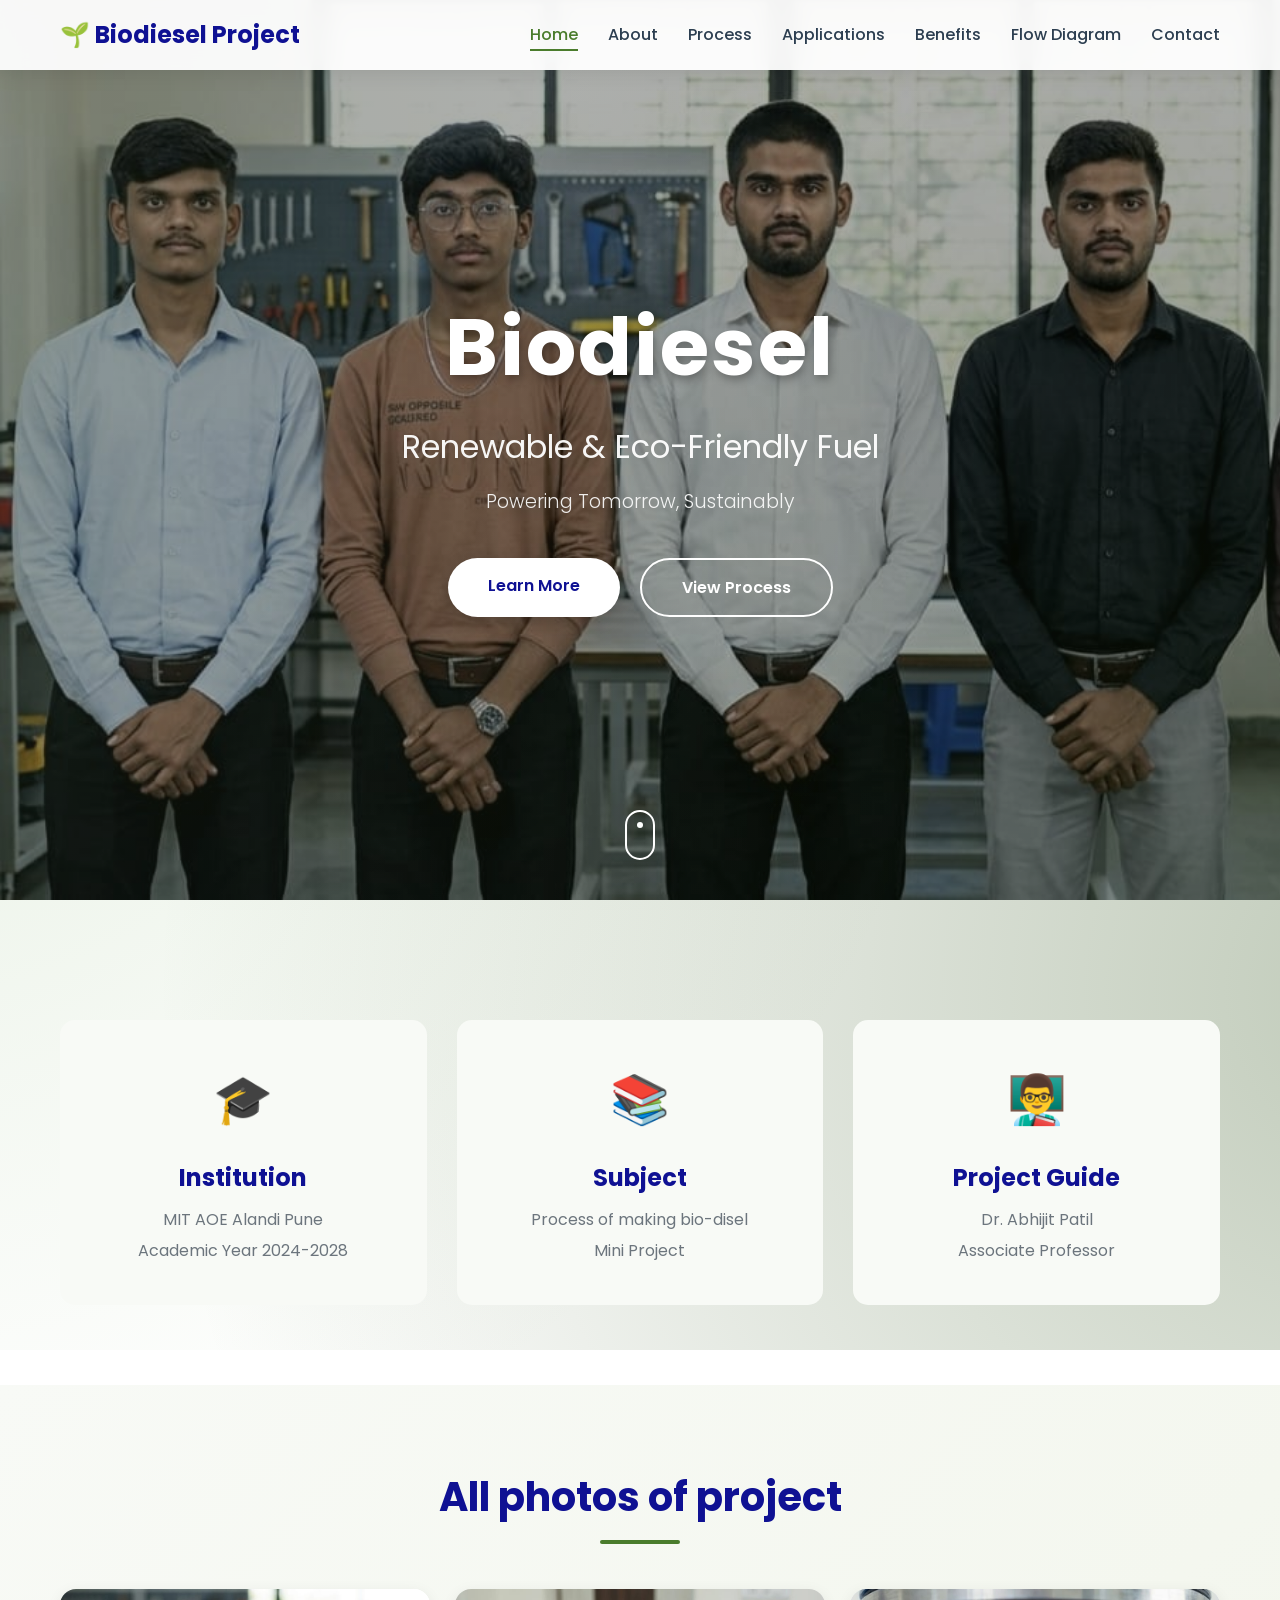
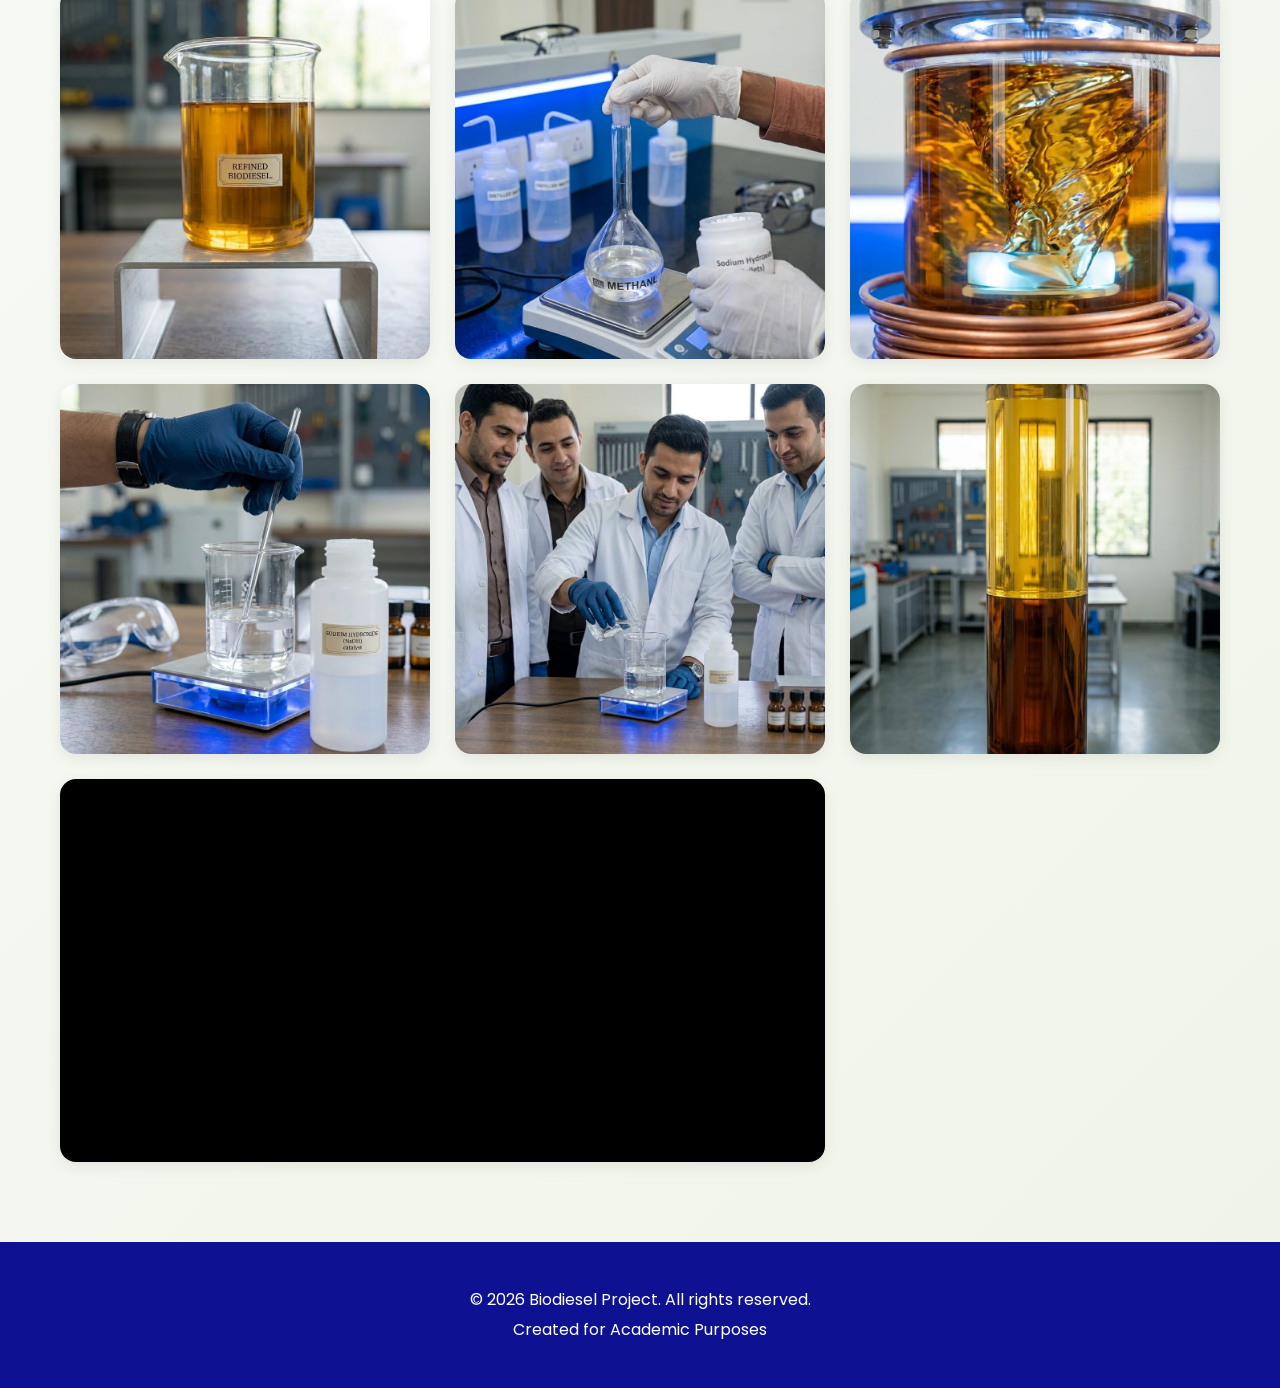
<file: index.html>
<!DOCTYPE html>
<html lang="en">
<head>
    <meta charset="UTF-8">
    <meta name="viewport" content="width=device-width, initial-scale=1.0">
    <title>Biodiesel - Renewable & Eco-Friendly Fuel</title>
    <link rel="stylesheet" href="styles.css">
    <link href="https://fonts.googleapis.com/css2?family=Poppins:wght@300;400;600;700&display=swap" rel="stylesheet">
</head>
<body>
    <!-- Navigation -->
    <nav class="navbar">
        <div class="nav-container">
            <div class="nav-logo">🌱 Biodiesel Project</div>
            <ul class="nav-menu">
                <li><a href="index.html" class="nav-link active">Home</a></li>
                <li><a href="about.html" class="nav-link">About</a></li>
                <li><a href="process.html" class="nav-link">Process</a></li>
                <li><a href="applications.html" class="nav-link">Applications</a></li>
                <li><a href="benefits.html" class="nav-link">Benefits</a></li>
                <li><a href="future.html" class="nav-link">Flow Diagram</a></li>
                <li><a href="contact.html" class="nav-link">Contact</a></li>
            </ul>
            <div class="hamburger">
                <span></span>
                <span></span>
                <span></span>
            </div>
        </div>
    </nav>

    <!-- Hero Section -->
    <section class="hero">
        <div class="hero-overlay"></div>
        <div class="hero-content fade-in-up">
            <h1 class="hero-title">Biodiesel</h1>
            <h2 class="hero-subtitle">Renewable & Eco-Friendly Fuel</h2>
            <p class="hero-tagline">Powering Tomorrow, Sustainably</p>
            <div class="hero-cta">
                <a href="about.html" class="btn btn-primary">Learn More</a>
                <a href="process.html" class="btn btn-secondary">View Process</a>
            </div>
        </div>
        <div class="scroll-indicator">
            <div class="scroll-arrow"></div>
        </div>
    </section>

    <!-- Project Details -->
    <section class="project-details">
        <div class="container">
            <div class="detail-grid fade-in-cards">
                <div class="detail-card">
                    <div class="detail-icon">🎓</div>
                    <h3>Institution</h3>
                    <p>MIT AOE Alandi Pune</p>
                    <p class="detail-meta">Academic Year 2024-2028</p>
                </div>
                <div class="detail-card">
                    <div class="detail-icon">📚</div>
                    <h3>Subject</h3>
                    <p>Process of making bio-disel</p>
                    <p class="detail-meta">Mini Project</p>
                </div>
                <div class="detail-card">
                    <div class="detail-icon">👨‍🏫</div>
                    <h3>Project Guide</h3>
                    <p>Dr. Abhijit Patil</p>
                    <p class="detail-meta">Associate Professor</p>
                </div>
            </div>
        </div>
    </section>

   

    <!-- Media Gallery -->
    <section class="gallery-section">
        <div class="container">
            <h2 class="section-title">All photos of project</h2>
            <div class="gallery-grid">
                <!-- Images -->
                <div class="gallery-item image-item fade-in-cards">
                    <img src="images/biodiesel.image.jpeg" alt="Biodiesel Product" class="gallery-media">
                    <div class="gallery-overlay">
                        <p>Biodiesel Product</p>
                    </div>
                </div>
                <div class="gallery-item image-item fade-in-cards">
                    <img src="images/biodiesel.a.jpeg" alt="Process Step A" class="gallery-media">
                    <div class="gallery-overlay">
                        <p>Process Step A</p>
                    </div>
                </div>
                <div class="gallery-item image-item fade-in-cards">
                    <img src="images/biodiesel.k.jpeg" alt="Process Step K" class="gallery-media">
                    <div class="gallery-overlay">
                        <p>Process Step K</p>
                    </div>
                </div>
                
                <div class="gallery-item image-item fade-in-cards">
                    <img src="images/mixing.image.jpeg" alt="Process Step S" class="gallery-media">
                    <div class="gallery-overlay">
                        <p>Process Step S</p>
                    </div>
                </div>
                <div class="gallery-item image-item fade-in-cards">
                    <img src="images/groups.image.jpeg" alt="System Overview" class="gallery-media">
                    <div class="gallery-overlay">
                        <p>System Overview</p>
                    </div>
                </div>
                <div class="gallery-item image-item fade-in-cards">
                    <img src="images/biodisel.s.jpeg" alt="Process Step S" class="gallery-media">
                    <div class="gallery-overlay">
                        <p>Process Step S</p>
                    </div>
                </div>
                <!-- Videos -->
            
                <div class="gallery-item video-item fade-in-cards">
    <iframe class="gallery-media" 
        src="https://www.youtube.com/embed/OJYBkREuj0s" 
        title="Biodiesel Manufacturing Process"
        frameborder="0"
        allow="accelerometer; autoplay; clipboard-write; encrypted-media; gyroscope; picture-in-picture"
        allowfullscreen>
    </iframe>
</div>
            </div>
        </div>
    </section>

    <!-- Footer -->
    <footer class="footer">
        <div class="container">
            <p>&copy; 2026 Biodiesel Project. All rights reserved.</p>
            <p>Created for Academic Purposes</p>
        </div>
    </footer>

    <script src="script.js"></script>
</body>
</html>
</file>
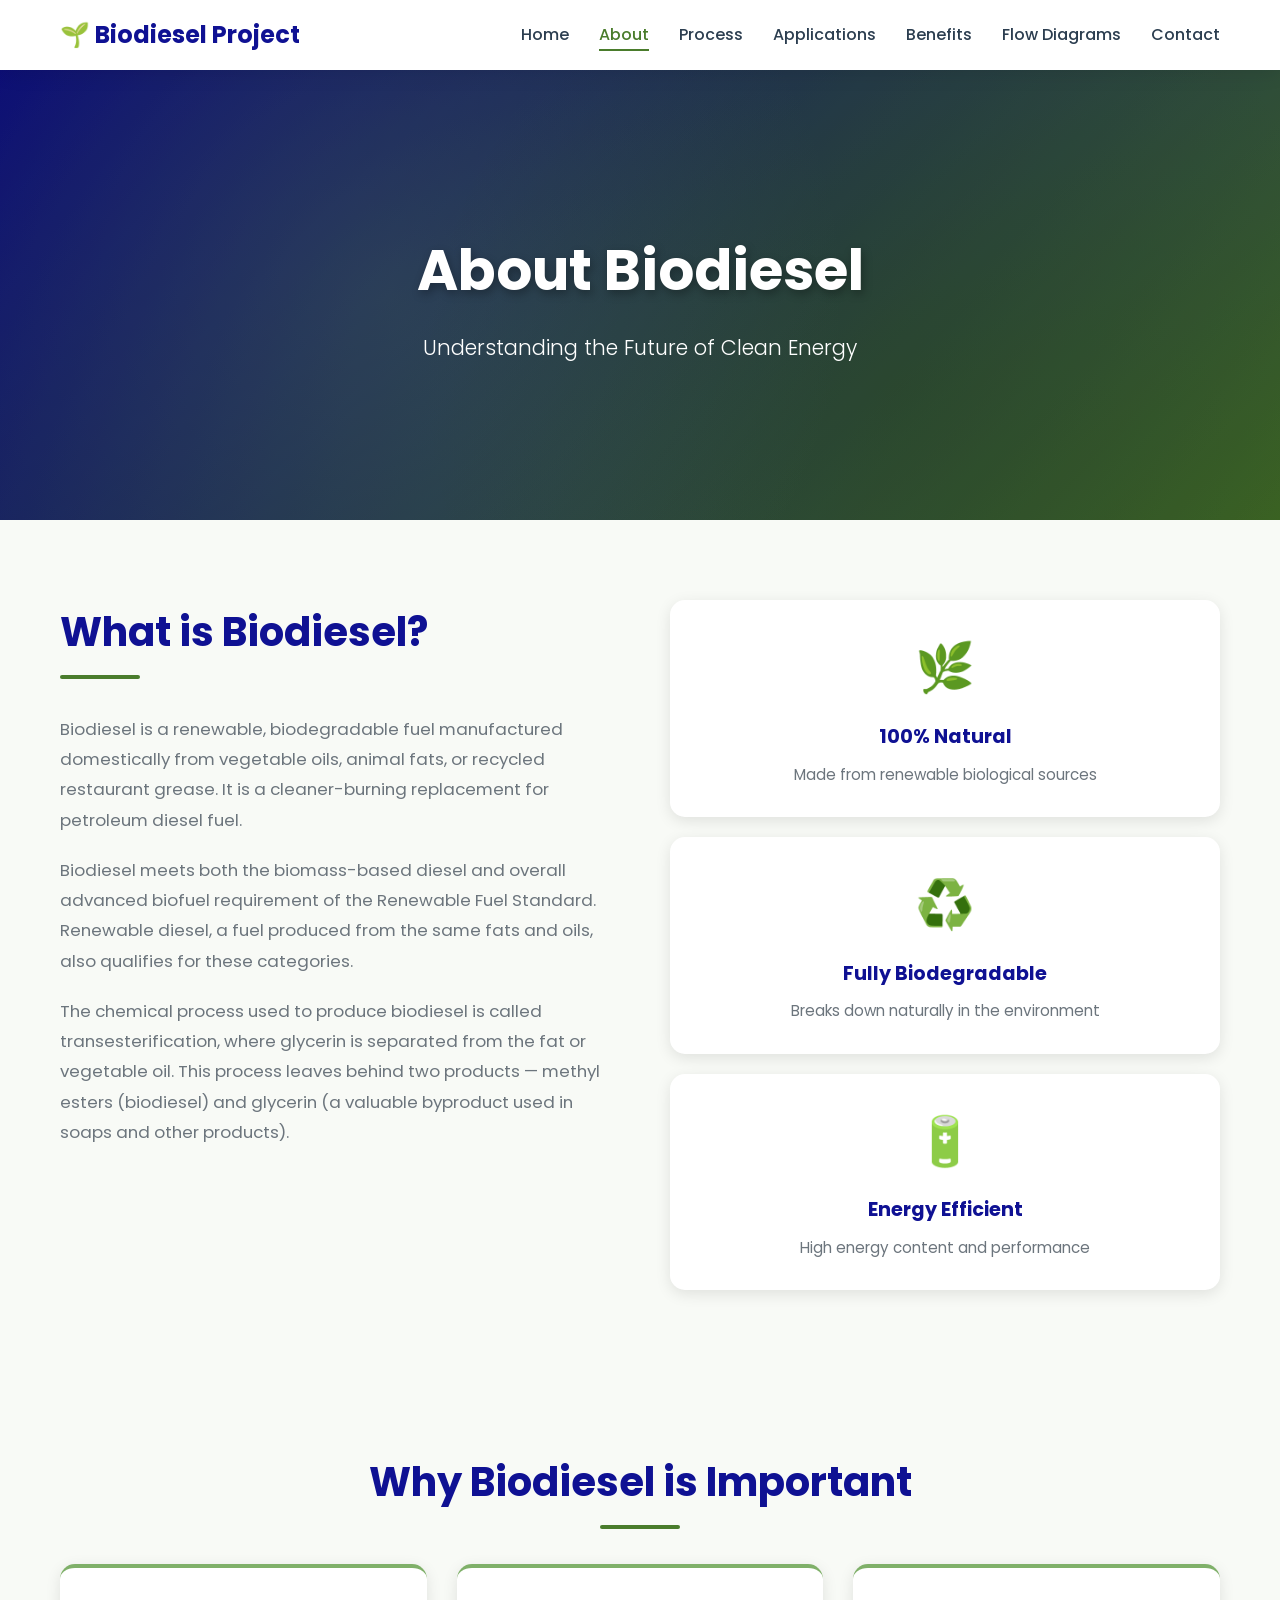
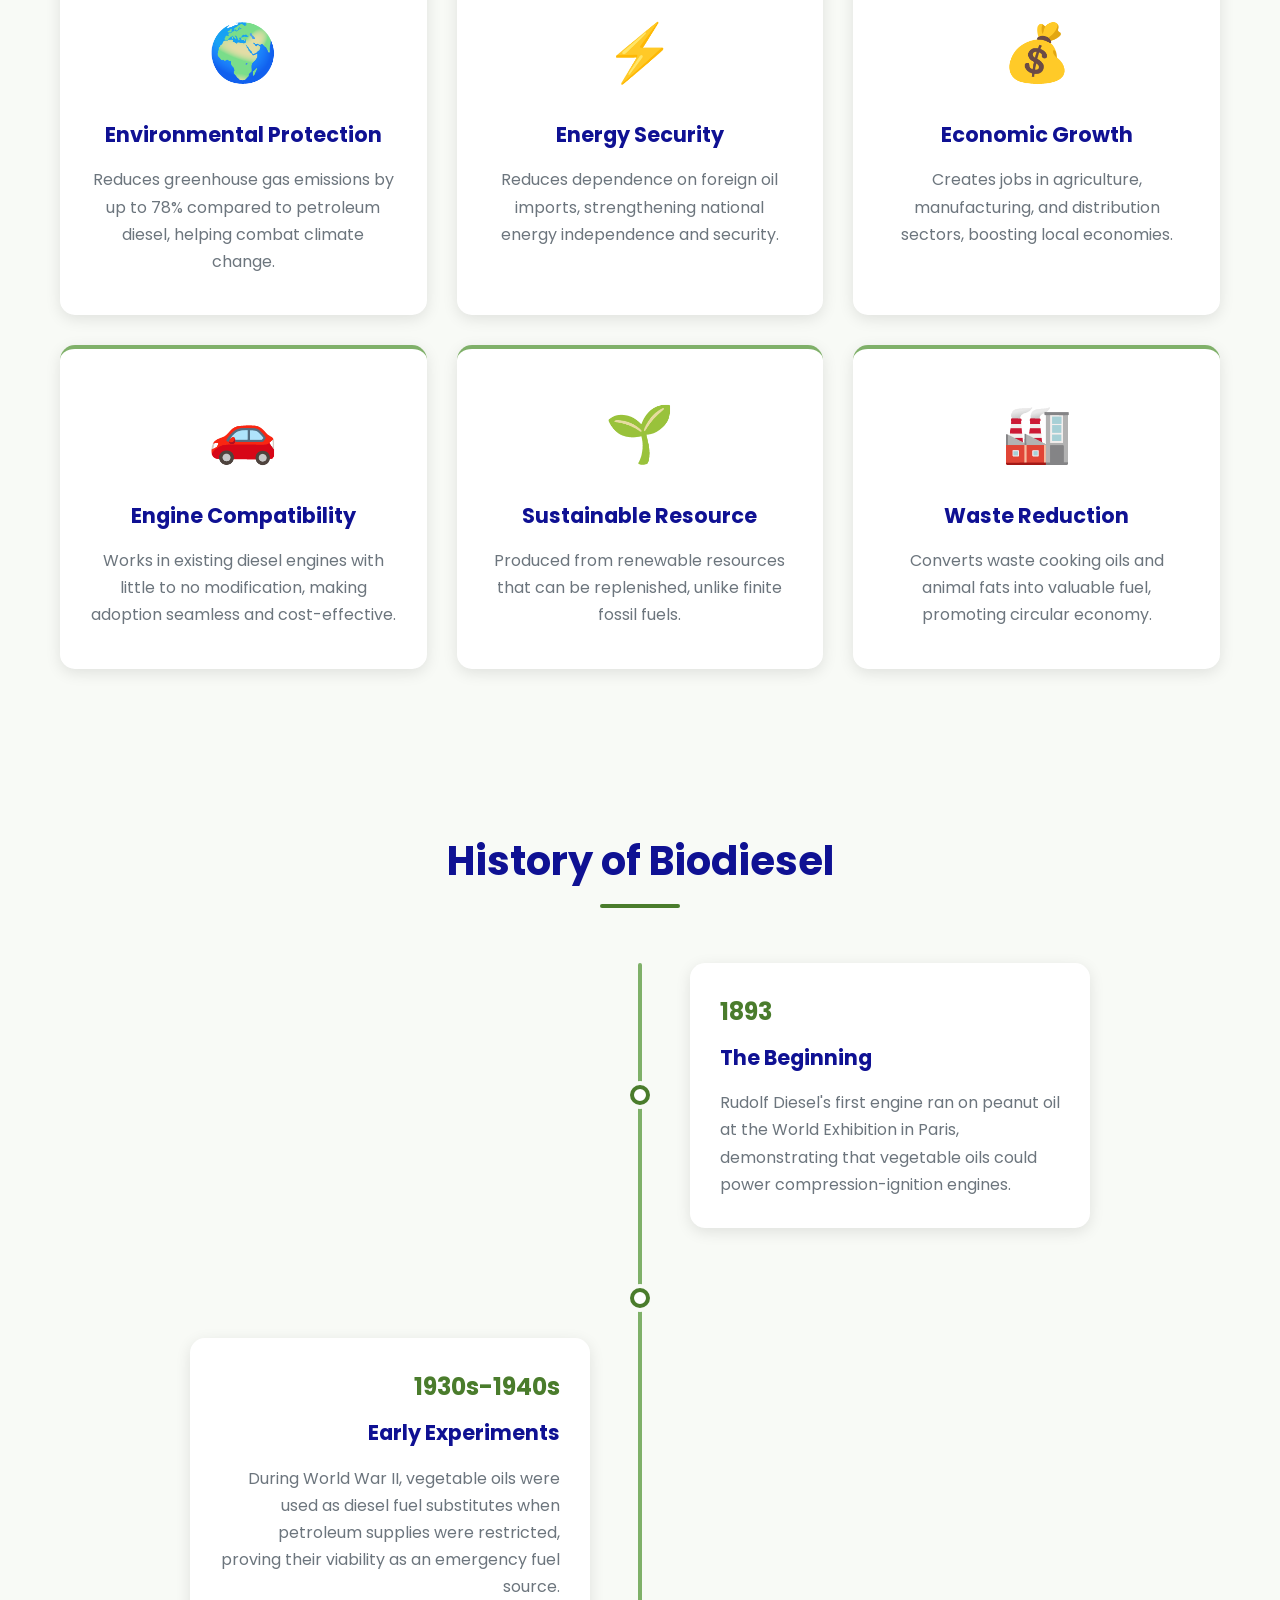
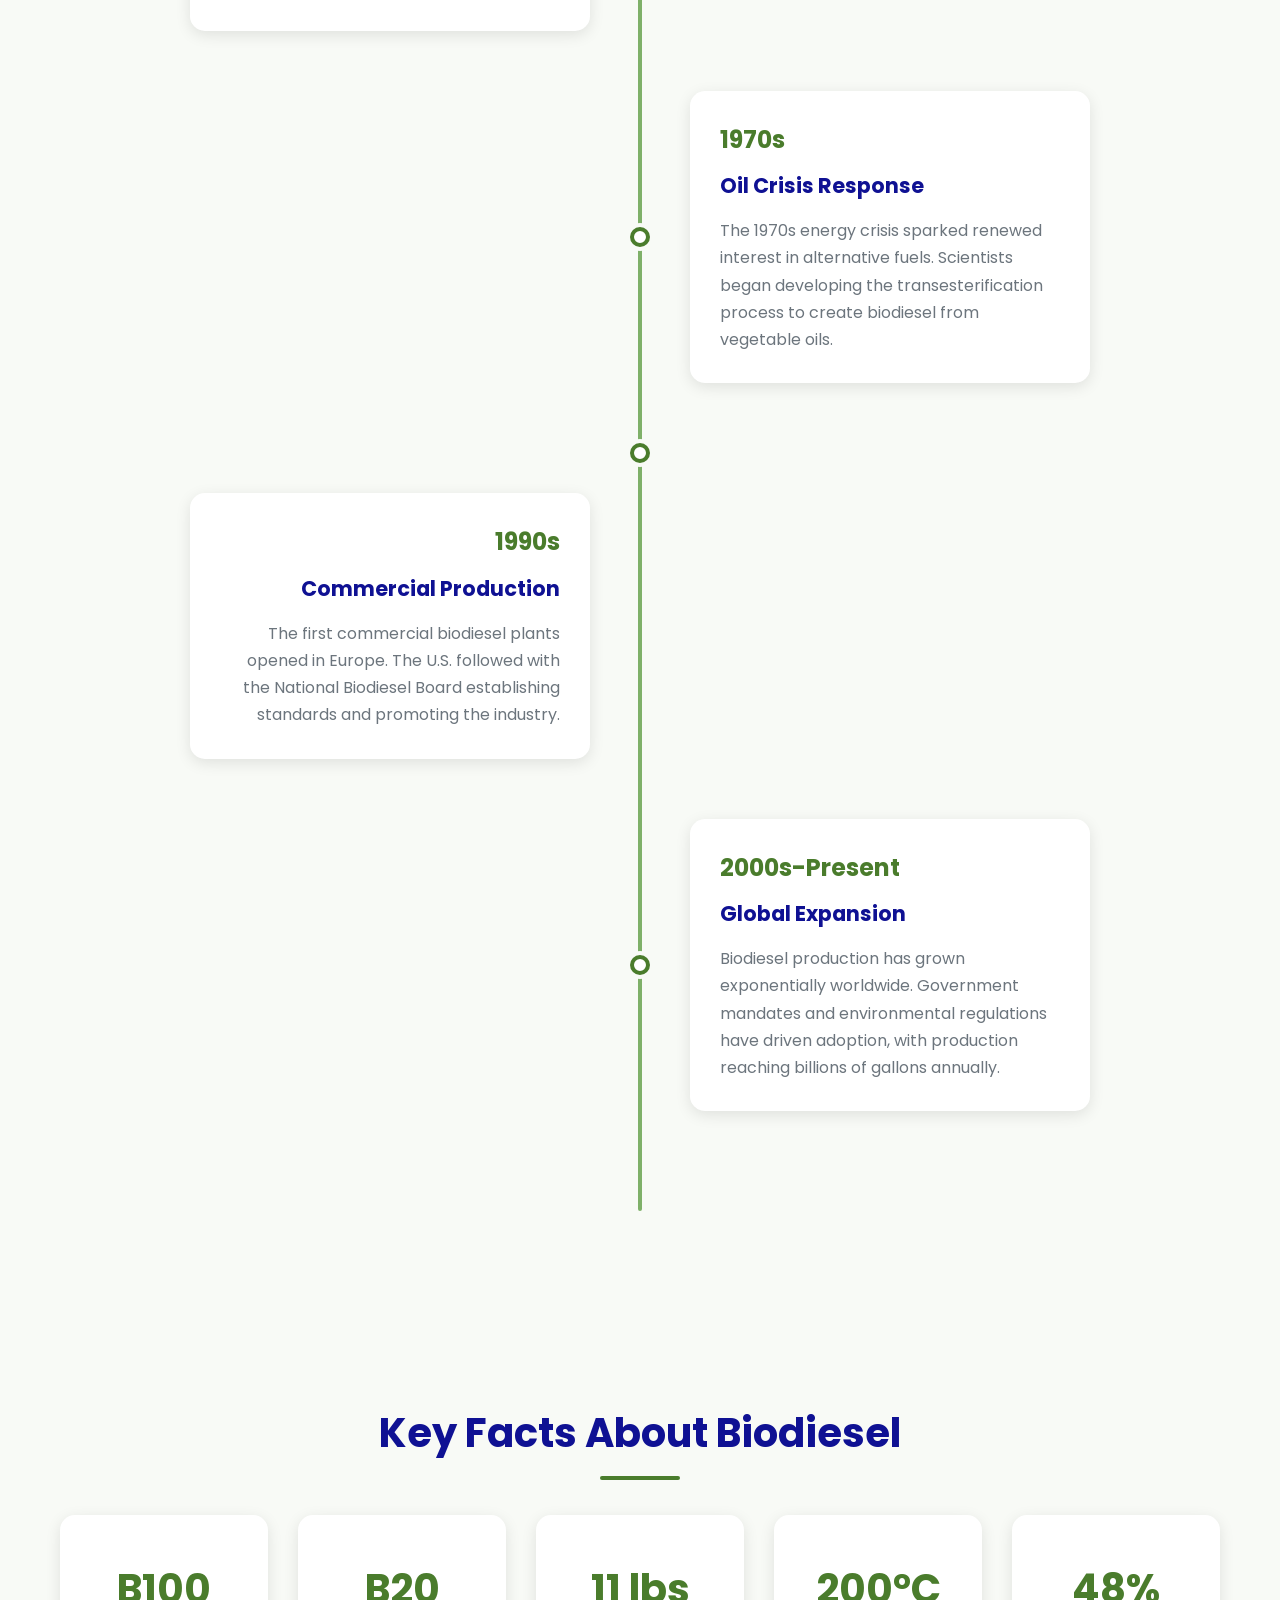
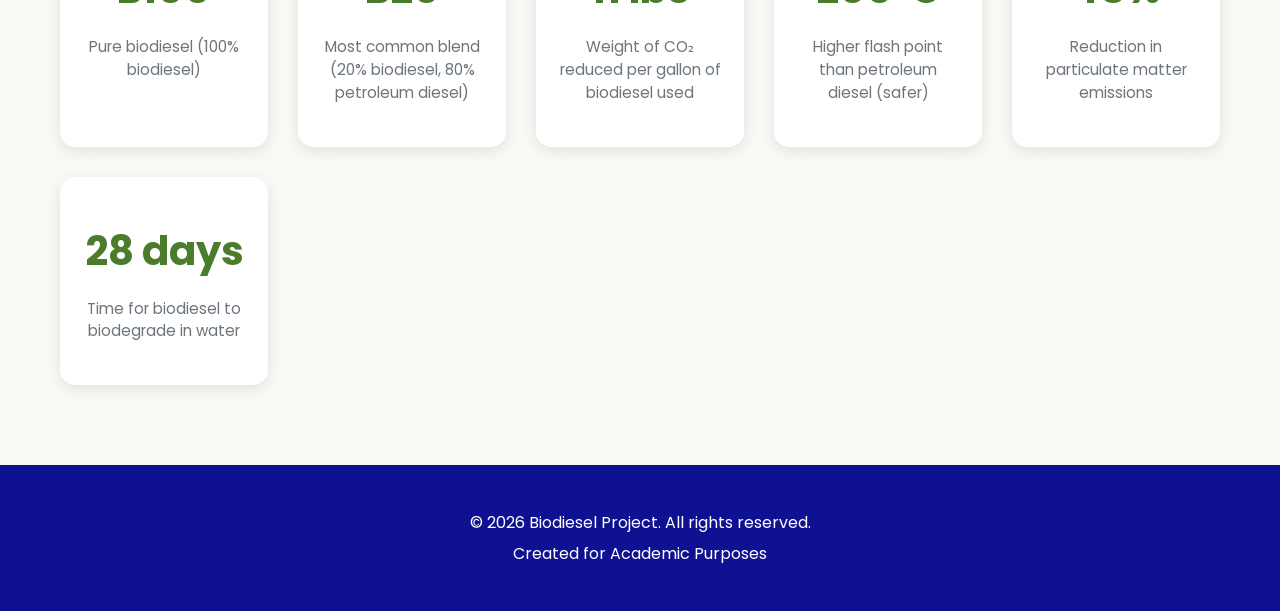
<file: about.html>
<!DOCTYPE html>
<html lang="en">
<head>
    <meta charset="UTF-8">
    <meta name="viewport" content="width=device-width, initial-scale=1.0">
    <title>About Biodiesel - Renewable & Eco-Friendly Fuel</title>
    <link rel="stylesheet" href="styles.css">
    <link href="https://fonts.googleapis.com/css2?family=Poppins:wght@300;400;600;700&display=swap" rel="stylesheet">
</head>
<body>
    <!-- Navigation -->
    <nav class="navbar">
        <div class="nav-container">
            <div class="nav-logo">🌱 Biodiesel Project</div>
            <ul class="nav-menu">
                <li><a href="index.html" class="nav-link">Home</a></li>
                <li><a href="about.html" class="nav-link active">About</a></li>
                <li><a href="process.html" class="nav-link">Process</a></li>
                <li><a href="applications.html" class="nav-link">Applications</a></li>
                <li><a href="benefits.html" class="nav-link">Benefits</a></li>
                <li><a href="future.html" class="nav-link">Flow Diagrams</a></li>
                <li><a href="contact.html" class="nav-link">Contact</a></li>
            </ul>
            <div class="hamburger">
                <span></span>
                <span></span>
                <span></span>
            </div>
        </div>
    </nav>

    <!-- Page Header -->
    <section class="page-header">
        <div class="header-overlay"></div>
        <div class="header-content">
            <h1 class="page-title fade-in-up">About Biodiesel</h1>
            <p class="page-subtitle fade-in-up">Understanding the Future of Clean Energy</p>
        </div>
    </section>

    <!-- What is Biodiesel -->
    <section class="content-section">
        <div class="container">
            <div class="content-grid">
                <div class="content-text slide-in-left">
                    <h2 class="section-title">What is Biodiesel?</h2>
                    <p class="content-paragraph">
                        Biodiesel is a renewable, biodegradable fuel manufactured domestically from vegetable oils, 
                        animal fats, or recycled restaurant grease. It is a cleaner-burning replacement for petroleum 
                        diesel fuel.
                    </p>
                    <p class="content-paragraph">
                        Biodiesel meets both the biomass-based diesel and overall advanced biofuel requirement of the 
                        Renewable Fuel Standard. Renewable diesel, a fuel produced from the same fats and oils, also 
                        qualifies for these categories.
                    </p>
                    <p class="content-paragraph">
                        The chemical process used to produce biodiesel is called transesterification, where glycerin 
                        is separated from the fat or vegetable oil. This process leaves behind two products — methyl 
                        esters (biodiesel) and glycerin (a valuable byproduct used in soaps and other products).
                    </p>
                </div>
                <div class="content-visual slide-in-right">
                    <div class="visual-card">
                        <div class="icon-large">🌿</div>
                        <h3>100% Natural</h3>
                        <p>Made from renewable biological sources</p>
                    </div>
                    <div class="visual-card">
                        <div class="icon-large">♻️</div>
                        <h3>Fully Biodegradable</h3>
                        <p>Breaks down naturally in the environment</p>
                    </div>
                    <div class="visual-card">
                        <div class="icon-large">🔋</div>
                        <h3>Energy Efficient</h3>
                        <p>High energy content and performance</p>
                    </div>
                </div>
            </div>
        </div>
    </section>

    <!-- Why Biodiesel -->
    <section class="content-section alt-bg">
        <div class="container">
            <h2 class="section-title slide-in-left">Why Biodiesel is Important</h2>
            <div class="importance-grid fade-in-cards">
                <div class="importance-card">
                    <div class="importance-icon">🌍</div>
                    <h3>Environmental Protection</h3>
                    <p>Reduces greenhouse gas emissions by up to 78% compared to petroleum diesel, helping combat climate change.</p>
                </div>
                <div class="importance-card">
                    <div class="importance-icon">⚡</div>
                    <h3>Energy Security</h3>
                    <p>Reduces dependence on foreign oil imports, strengthening national energy independence and security.</p>
                </div>
                <div class="importance-card">
                    <div class="importance-icon">💰</div>
                    <h3>Economic Growth</h3>
                    <p>Creates jobs in agriculture, manufacturing, and distribution sectors, boosting local economies.</p>
                </div>
                <div class="importance-card">
                    <div class="importance-icon">🚗</div>
                    <h3>Engine Compatibility</h3>
                    <p>Works in existing diesel engines with little to no modification, making adoption seamless and cost-effective.</p>
                </div>
                <div class="importance-card">
                    <div class="importance-icon">🌱</div>
                    <h3>Sustainable Resource</h3>
                    <p>Produced from renewable resources that can be replenished, unlike finite fossil fuels.</p>
                </div>
                <div class="importance-card">
                    <div class="importance-icon">🏭</div>
                    <h3>Waste Reduction</h3>
                    <p>Converts waste cooking oils and animal fats into valuable fuel, promoting circular economy.</p>
                </div>
            </div>
        </div>
    </section>

    <!-- History -->
    <section class="content-section">
        <div class="container">
            <h2 class="section-title slide-in-left">History of Biodiesel</h2>
            <div class="timeline">
                <div class="timeline-item slide-in-left">
                    <div class="timeline-marker">
                        <div class="timeline-dot"></div>
                    </div>
                    <div class="timeline-content">
                        <div class="timeline-year">1893</div>
                        <h3>The Beginning</h3>
                        <p>
                            Rudolf Diesel's first engine ran on peanut oil at the World Exhibition in Paris, 
                            demonstrating that vegetable oils could power compression-ignition engines.
                        </p>
                    </div>
                </div>
                <div class="timeline-item slide-in-right">
                    <div class="timeline-marker">
                        <div class="timeline-dot"></div>
                    </div>
                    <div class="timeline-content">
                        <div class="timeline-year">1930s-1940s</div>
                        <h3>Early Experiments</h3>
                        <p>
                            During World War II, vegetable oils were used as diesel fuel substitutes when petroleum 
                            supplies were restricted, proving their viability as an emergency fuel source.
                        </p>
                    </div>
                </div>
                <div class="timeline-item slide-in-left">
                    <div class="timeline-marker">
                        <div class="timeline-dot"></div>
                    </div>
                    <div class="timeline-content">
                        <div class="timeline-year">1970s</div>
                        <h3>Oil Crisis Response</h3>
                        <p>
                            The 1970s energy crisis sparked renewed interest in alternative fuels. Scientists began 
                            developing the transesterification process to create biodiesel from vegetable oils.
                        </p>
                    </div>
                </div>
                <div class="timeline-item slide-in-right">
                    <div class="timeline-marker">
                        <div class="timeline-dot"></div>
                    </div>
                    <div class="timeline-content">
                        <div class="timeline-year">1990s</div>
                        <h3>Commercial Production</h3>
                        <p>
                            The first commercial biodiesel plants opened in Europe. The U.S. followed with the 
                            National Biodiesel Board establishing standards and promoting the industry.
                        </p>
                    </div>
                </div>
                <div class="timeline-item slide-in-left">
                    <div class="timeline-marker">
                        <div class="timeline-dot"></div>
                    </div>
                    <div class="timeline-content">
                        <div class="timeline-year">2000s-Present</div>
                        <h3>Global Expansion</h3>
                        <p>
                            Biodiesel production has grown exponentially worldwide. Government mandates and 
                            environmental regulations have driven adoption, with production reaching billions of gallons annually.
                        </p>
                    </div>
                </div>
            </div>
        </div>
    </section>

    <!-- Key Facts -->
    <section class="content-section alt-bg">
        <div class="container">
            <h2 class="section-title slide-in-left">Key Facts About Biodiesel</h2>
            <div class="facts-grid fade-in-cards">
                <div class="fact-card">
                    <div class="fact-number">B100</div>
                    <p>Pure biodiesel (100% biodiesel)</p>
                </div>
                <div class="fact-card">
                    <div class="fact-number">B20</div>
                    <p>Most common blend (20% biodiesel, 80% petroleum diesel)</p>
                </div>
                <div class="fact-card">
                    <div class="fact-number">11 lbs</div>
                    <p>Weight of CO₂ reduced per gallon of biodiesel used</p>
                </div>
                <div class="fact-card">
                    <div class="fact-number">200°C</div>
                    <p>Higher flash point than petroleum diesel (safer)</p>
                </div>
                <div class="fact-card">
                    <div class="fact-number">48%</div>
                    <p>Reduction in particulate matter emissions</p>
                </div>
                <div class="fact-card">
                    <div class="fact-number">28 days</div>
                    <p>Time for biodiesel to biodegrade in water</p>
                </div>
            </div>
        </div>
    </section>

    <!-- Footer -->
    <footer class="footer">
        <div class="container">
            <p>&copy; 2026 Biodiesel Project. All rights reserved.</p>
            <p>Created for Academic Purposes</p>
        </div>
    </footer>

    <script src="script.js"></script>
</body>
</html>
</file>
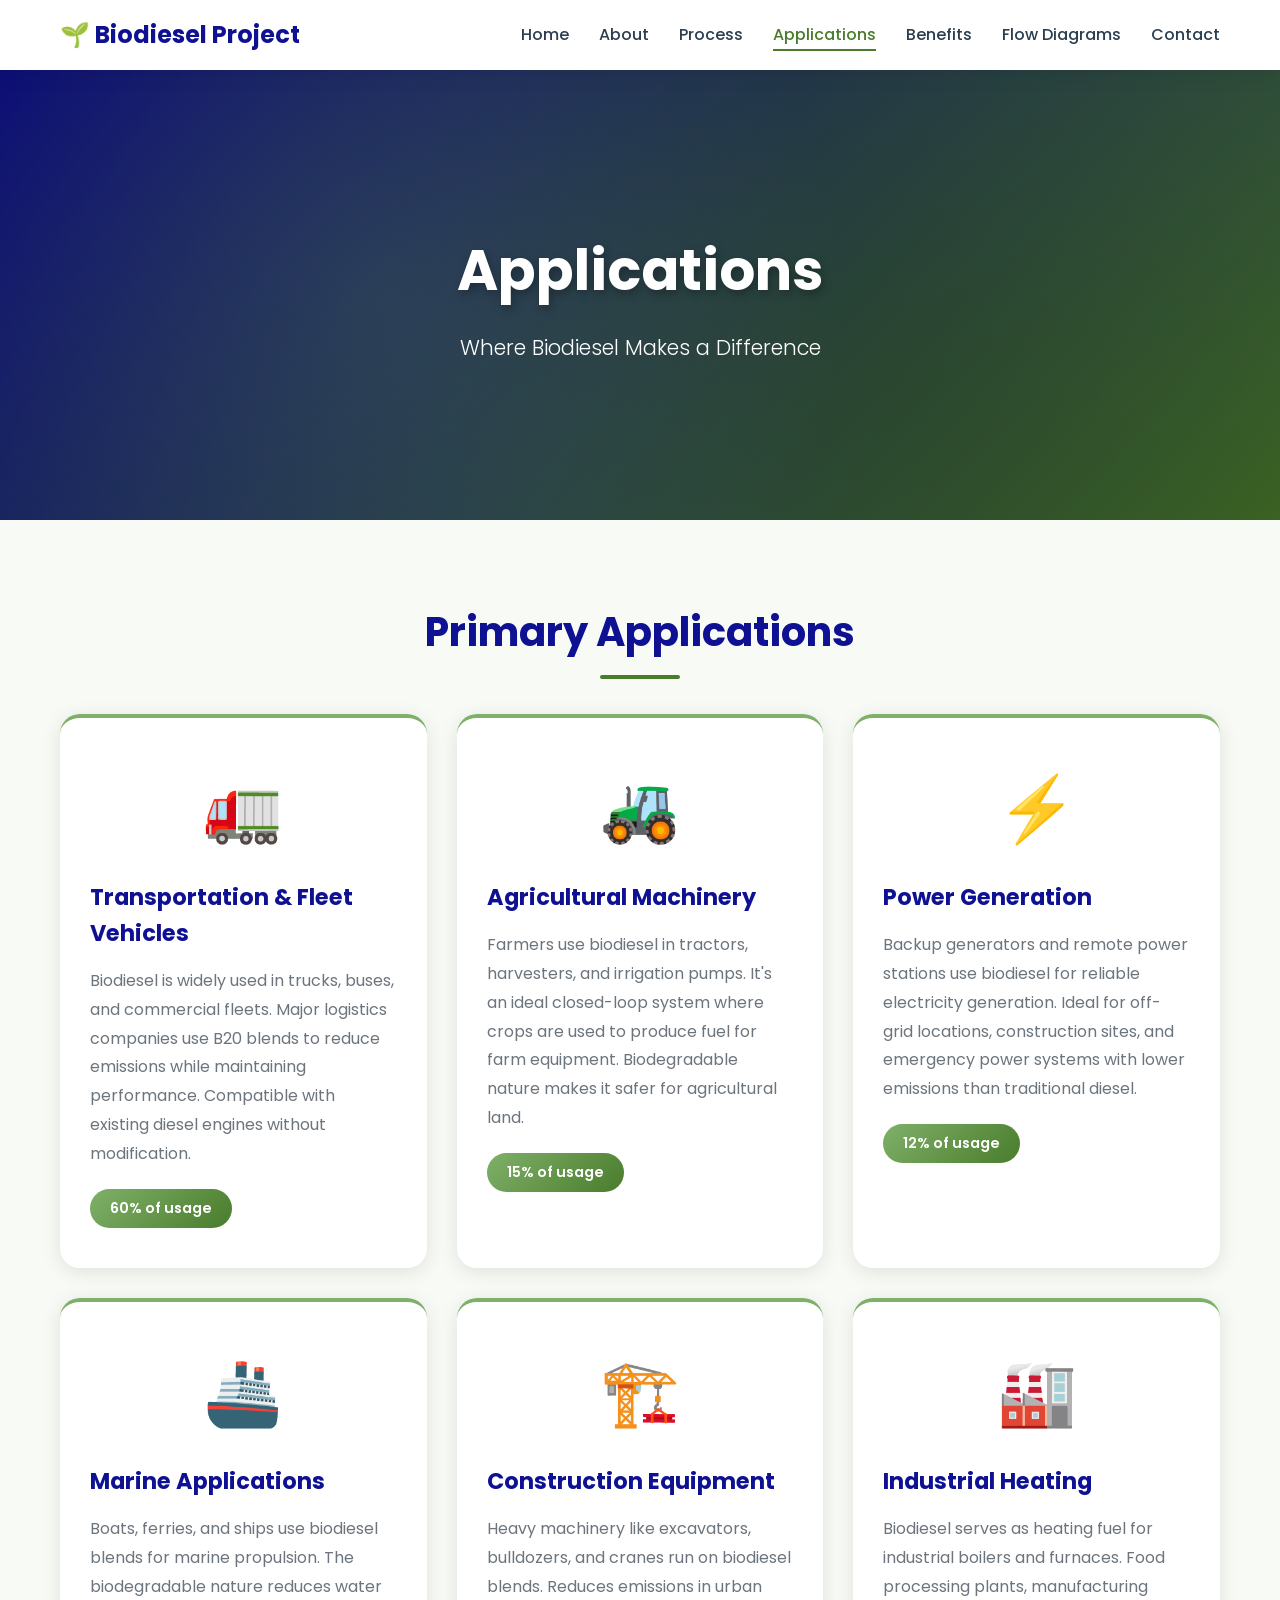
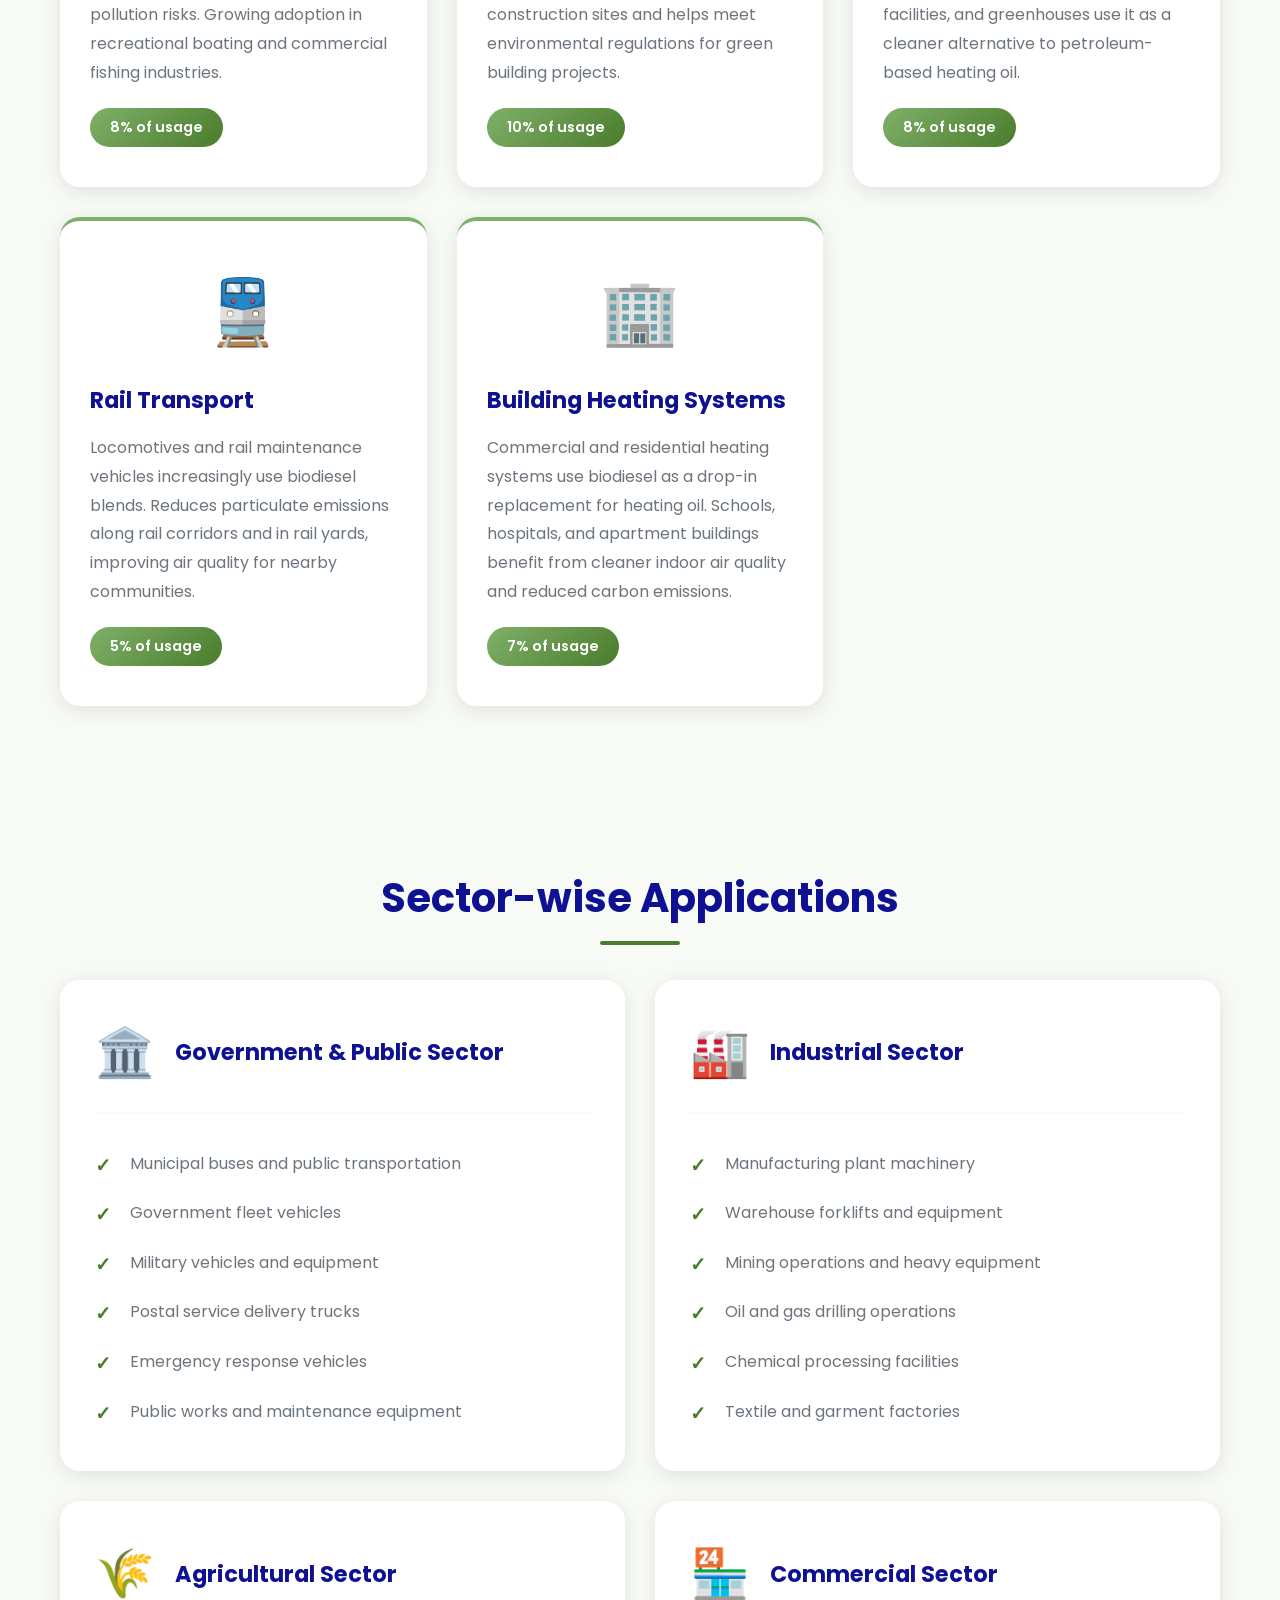
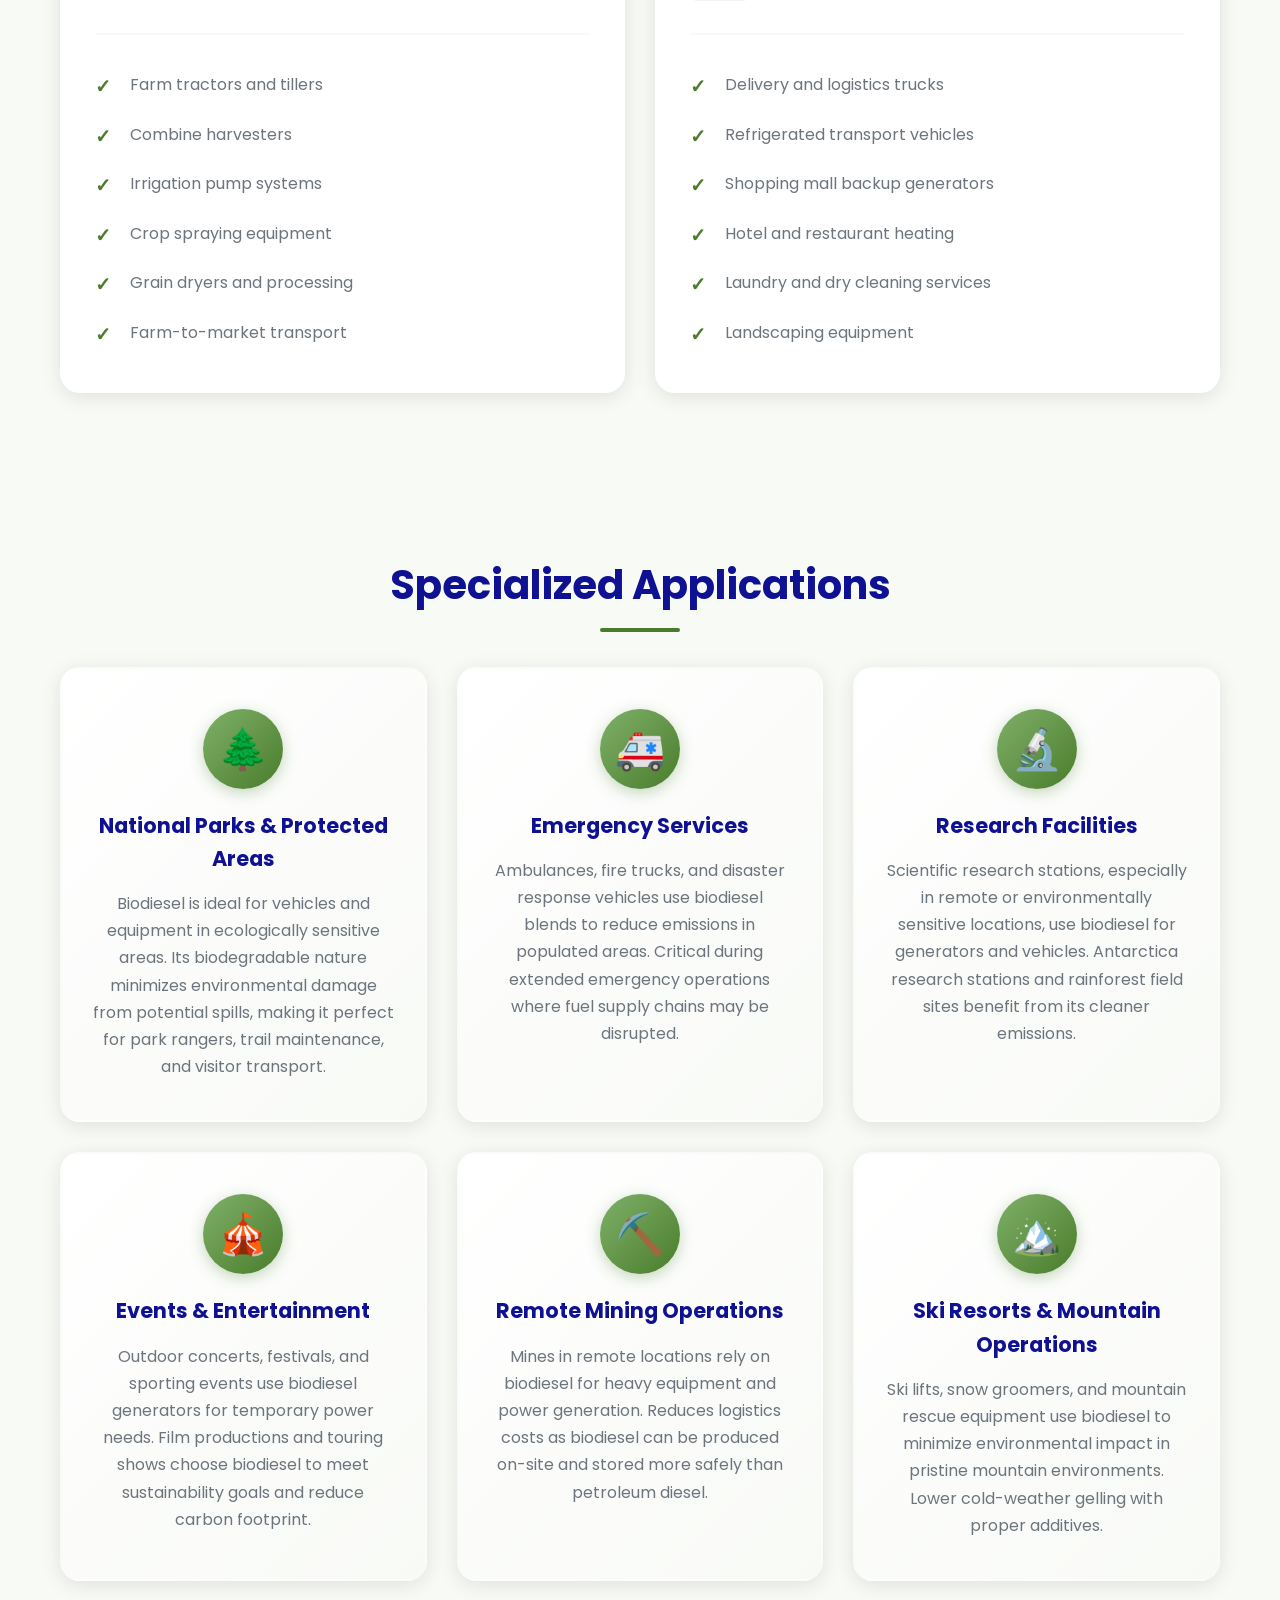
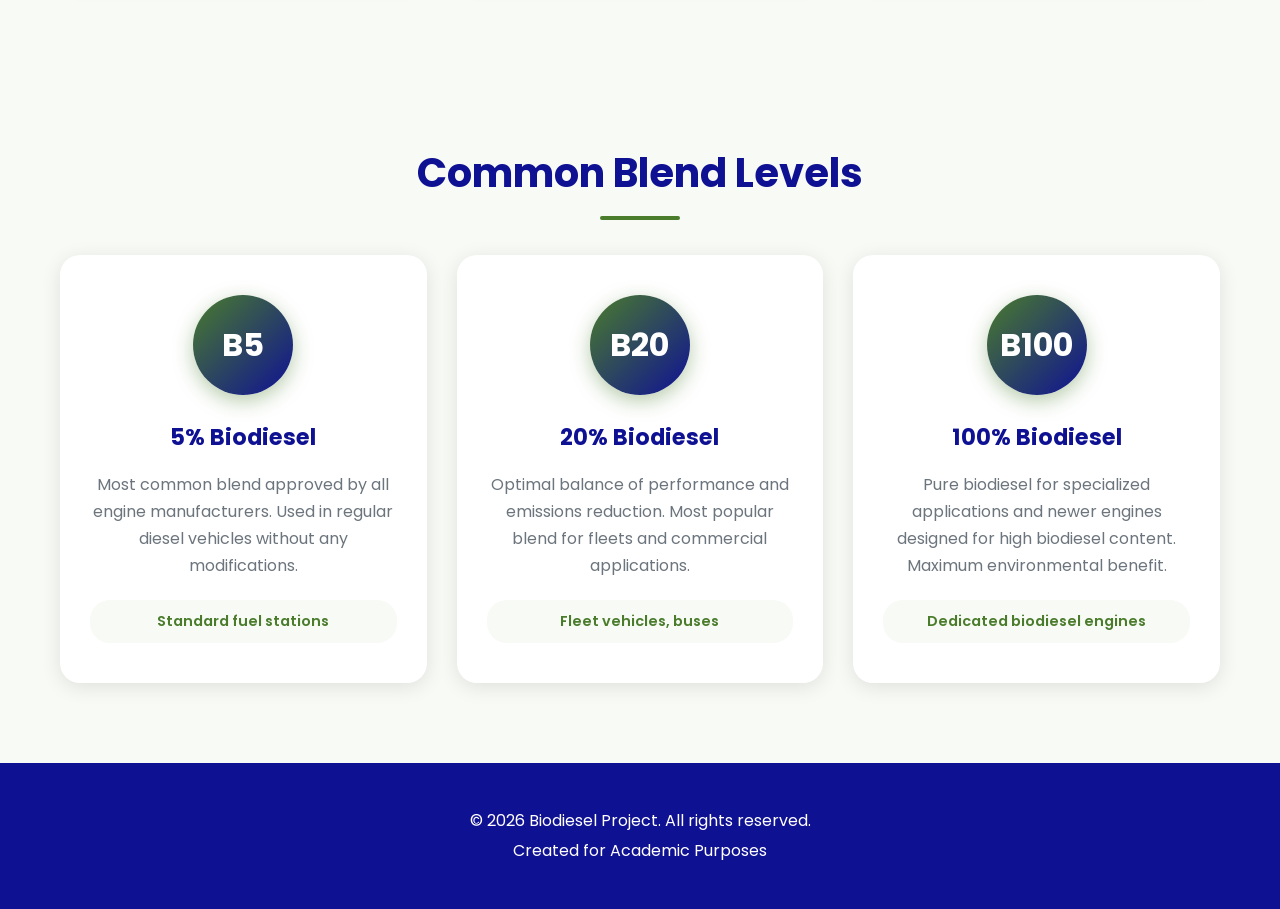
<file: applications.html>
<!DOCTYPE html>
<html lang="en">
<head>
    <meta charset="UTF-8">
    <meta name="viewport" content="width=device-width, initial-scale=1.0">
    <title>Biodiesel Applications - Where It's Used</title>
    <link rel="stylesheet" href="styles.css">
    <link href="https://fonts.googleapis.com/css2?family=Poppins:wght@300;400;600;700&display=swap" rel="stylesheet">
</head>
<body>
    <!-- Navigation -->
    <nav class="navbar">
        <div class="nav-container">
            <div class="nav-logo">🌱 Biodiesel Project</div>
            <ul class="nav-menu">
                <li><a href="index.html" class="nav-link">Home</a></li>
                <li><a href="about.html" class="nav-link">About</a></li>
                <li><a href="process.html" class="nav-link">Process</a></li>
                <li><a href="applications.html" class="nav-link active">Applications</a></li>
                <li><a href="benefits.html" class="nav-link">Benefits</a></li>
                <li><a href="future.html" class="nav-link">Flow Diagrams</a></li>
                <li><a href="contact.html" class="nav-link">Contact</a></li>
            </ul>
            <div class="hamburger">
                <span></span>
                <span></span>
                <span></span>
            </div>
        </div>
    </nav>

    <!-- Page Header -->
    <section class="page-header">
        <div class="header-overlay"></div>
        <div class="header-content">
            <h1 class="page-title fade-in-up">Applications</h1>
            <p class="page-subtitle fade-in-up">Where Biodiesel Makes a Difference</p>
        </div>
    </section>

    <!-- Main Applications -->
    <section class="content-section">
        <div class="container">
            <h2 class="section-title slide-in-left">Primary Applications</h2>
            <div class="applications-grid fade-in-cards">
                <div class="app-card">
                    <div class="app-icon">🚛</div>
                    <h3>Transportation & Fleet Vehicles</h3>
                    <p>
                        Biodiesel is widely used in trucks, buses, and commercial fleets. Major logistics 
                        companies use B20 blends to reduce emissions while maintaining performance. 
                        Compatible with existing diesel engines without modification.
                    </p>
                    <div class="app-stats">
                        <span class="stat-badge">60% of usage</span>
                    </div>
                </div>

                <div class="app-card">
                    <div class="app-icon">🚜</div>
                    <h3>Agricultural Machinery</h3>
                    <p>
                        Farmers use biodiesel in tractors, harvesters, and irrigation pumps. It's an ideal 
                        closed-loop system where crops are used to produce fuel for farm equipment. 
                        Biodegradable nature makes it safer for agricultural land.
                    </p>
                    <div class="app-stats">
                        <span class="stat-badge">15% of usage</span>
                    </div>
                </div>

                <div class="app-card">
                    <div class="app-icon">⚡</div>
                    <h3>Power Generation</h3>
                    <p>
                        Backup generators and remote power stations use biodiesel for reliable electricity 
                        generation. Ideal for off-grid locations, construction sites, and emergency power 
                        systems with lower emissions than traditional diesel.
                    </p>
                    <div class="app-stats">
                        <span class="stat-badge">12% of usage</span>
                    </div>
                </div>

                <div class="app-card">
                    <div class="app-icon">🚢</div>
                    <h3>Marine Applications</h3>
                    <p>
                        Boats, ferries, and ships use biodiesel blends for marine propulsion. The biodegradable 
                        nature reduces water pollution risks. Growing adoption in recreational boating 
                        and commercial fishing industries.
                    </p>
                    <div class="app-stats">
                        <span class="stat-badge">8% of usage</span>
                    </div>
                </div>

                <div class="app-card">
                    <div class="app-icon">🏗️</div>
                    <h3>Construction Equipment</h3>
                    <p>
                        Heavy machinery like excavators, bulldozers, and cranes run on biodiesel blends. 
                        Reduces emissions in urban construction sites and helps meet environmental 
                        regulations for green building projects.
                    </p>
                    <div class="app-stats">
                        <span class="stat-badge">10% of usage</span>
                    </div>
                </div>

                <div class="app-card">
                    <div class="app-icon">🏭</div>
                    <h3>Industrial Heating</h3>
                    <p>
                        Biodiesel serves as heating fuel for industrial boilers and furnaces. Food processing 
                        plants, manufacturing facilities, and greenhouses use it as a cleaner alternative 
                        to petroleum-based heating oil.
                    </p>
                    <div class="app-stats">
                        <span class="stat-badge">8% of usage</span>
                    </div>
                </div>

                <div class="app-card">
                    <div class="app-icon">🚆</div>
                    <h3>Rail Transport</h3>
                    <p>
                        Locomotives and rail maintenance vehicles increasingly use biodiesel blends. 
                        Reduces particulate emissions along rail corridors and in rail yards, improving 
                        air quality for nearby communities.
                    </p>
                    <div class="app-stats">
                        <span class="stat-badge">5% of usage</span>
                    </div>
                </div>

                <div class="app-card">
                    <div class="app-icon">🏢</div>
                    <h3>Building Heating Systems</h3>
                    <p>
                        Commercial and residential heating systems use biodiesel as a drop-in replacement 
                        for heating oil. Schools, hospitals, and apartment buildings benefit from cleaner 
                        indoor air quality and reduced carbon emissions.
                    </p>
                    <div class="app-stats">
                        <span class="stat-badge">7% of usage</span>
                    </div>
                </div>
            </div>
        </div>
    </section>

    <!-- Sector-wise Usage -->
    <section class="content-section alt-bg">
        <div class="container">
            <h2 class="section-title slide-in-left">Sector-wise Applications</h2>
            <div class="sector-grid">
                <div class="sector-card slide-in-left">
                    <div class="sector-header">
                        <div class="sector-icon">🏛️</div>
                        <h3>Government & Public Sector</h3>
                    </div>
                    <ul class="sector-list">
                        <li>Municipal buses and public transportation</li>
                        <li>Government fleet vehicles</li>
                        <li>Military vehicles and equipment</li>
                        <li>Postal service delivery trucks</li>
                        <li>Emergency response vehicles</li>
                        <li>Public works and maintenance equipment</li>
                    </ul>
                </div>

                <div class="sector-card slide-in-right">
                    <div class="sector-header">
                        <div class="sector-icon">🏭</div>
                        <h3>Industrial Sector</h3>
                    </div>
                    <ul class="sector-list">
                        <li>Manufacturing plant machinery</li>
                        <li>Warehouse forklifts and equipment</li>
                        <li>Mining operations and heavy equipment</li>
                        <li>Oil and gas drilling operations</li>
                        <li>Chemical processing facilities</li>
                        <li>Textile and garment factories</li>
                    </ul>
                </div>

                <div class="sector-card slide-in-left">
                    <div class="sector-header">
                        <div class="sector-icon">🌾</div>
                        <h3>Agricultural Sector</h3>
                    </div>
                    <ul class="sector-list">
                        <li>Farm tractors and tillers</li>
                        <li>Combine harvesters</li>
                        <li>Irrigation pump systems</li>
                        <li>Crop spraying equipment</li>
                        <li>Grain dryers and processing</li>
                        <li>Farm-to-market transport</li>
                    </ul>
                </div>

                <div class="sector-card slide-in-right">
                    <div class="sector-header">
                        <div class="sector-icon">🏪</div>
                        <h3>Commercial Sector</h3>
                    </div>
                    <ul class="sector-list">
                        <li>Delivery and logistics trucks</li>
                        <li>Refrigerated transport vehicles</li>
                        <li>Shopping mall backup generators</li>
                        <li>Hotel and restaurant heating</li>
                        <li>Laundry and dry cleaning services</li>
                        <li>Landscaping equipment</li>
                    </ul>
                </div>
            </div>
        </div>
    </section>

    <!-- Special Applications -->
    <section class="content-section">
        <div class="container">
            <h2 class="section-title slide-in-left">Specialized Applications</h2>
            <div class="special-apps fade-in-cards">
                <div class="special-card">
                    <div class="special-badge">🌲</div>
                    <h3>National Parks & Protected Areas</h3>
                    <p>
                        Biodiesel is ideal for vehicles and equipment in ecologically sensitive areas. 
                        Its biodegradable nature minimizes environmental damage from potential spills, 
                        making it perfect for park rangers, trail maintenance, and visitor transport.
                    </p>
                </div>

                <div class="special-card">
                    <div class="special-badge">🚑</div>
                    <h3>Emergency Services</h3>
                    <p>
                        Ambulances, fire trucks, and disaster response vehicles use biodiesel blends 
                        to reduce emissions in populated areas. Critical during extended emergency 
                        operations where fuel supply chains may be disrupted.
                    </p>
                </div>

                <div class="special-card">
                    <div class="special-badge">🔬</div>
                    <h3>Research Facilities</h3>
                    <p>
                        Scientific research stations, especially in remote or environmentally sensitive 
                        locations, use biodiesel for generators and vehicles. Antarctica research stations 
                        and rainforest field sites benefit from its cleaner emissions.
                    </p>
                </div>

                <div class="special-card">
                    <div class="special-badge">🎪</div>
                    <h3>Events & Entertainment</h3>
                    <p>
                        Outdoor concerts, festivals, and sporting events use biodiesel generators for 
                        temporary power needs. Film productions and touring shows choose biodiesel 
                        to meet sustainability goals and reduce carbon footprint.
                    </p>
                </div>

                <div class="special-card">
                    <div class="special-badge">⛏️</div>
                    <h3>Remote Mining Operations</h3>
                    <p>
                        Mines in remote locations rely on biodiesel for heavy equipment and power 
                        generation. Reduces logistics costs as biodiesel can be produced on-site 
                        and stored more safely than petroleum diesel.
                    </p>
                </div>

                <div class="special-card">
                    <div class="special-badge">🏔️</div>
                    <h3>Ski Resorts & Mountain Operations</h3>
                    <p>
                        Ski lifts, snow groomers, and mountain rescue equipment use biodiesel to 
                        minimize environmental impact in pristine mountain environments. Lower 
                        cold-weather gelling with proper additives.
                    </p>
                </div>
            </div>
        </div>
    </section>

    <!-- Blend Levels -->
    <section class="content-section alt-bg">
        <div class="container">
            <h2 class="section-title slide-in-left">Common Blend Levels</h2>
            <div class="blend-grid fade-in-cards">
                <div class="blend-card">
                    <div class="blend-label">B5</div>
                    <h3>5% Biodiesel</h3>
                    <p>Most common blend approved by all engine manufacturers. Used in regular diesel vehicles without any modifications.</p>
                    <div class="blend-use">Standard fuel stations</div>
                </div>

                <div class="blend-card">
                    <div class="blend-label">B20</div>
                    <h3>20% Biodiesel</h3>
                    <p>Optimal balance of performance and emissions reduction. Most popular blend for fleets and commercial applications.</p>
                    <div class="blend-use">Fleet vehicles, buses</div>
                </div>

                <div class="blend-card">
                    <div class="blend-label">B100</div>
                    <h3>100% Biodiesel</h3>
                    <p>Pure biodiesel for specialized applications and newer engines designed for high biodiesel content. Maximum environmental benefit.</p>
                    <div class="blend-use">Dedicated biodiesel engines</div>
                </div>
            </div>
        </div>
    </section>

    <!-- Footer -->
    <footer class="footer">
        <div class="container">
            <p>&copy; 2026 Biodiesel Project. All rights reserved.</p>
            <p>Created for Academic Purposes</p>
        </div>
    </footer>

    <script src="script.js"></script>
</body>
</html>
</file>
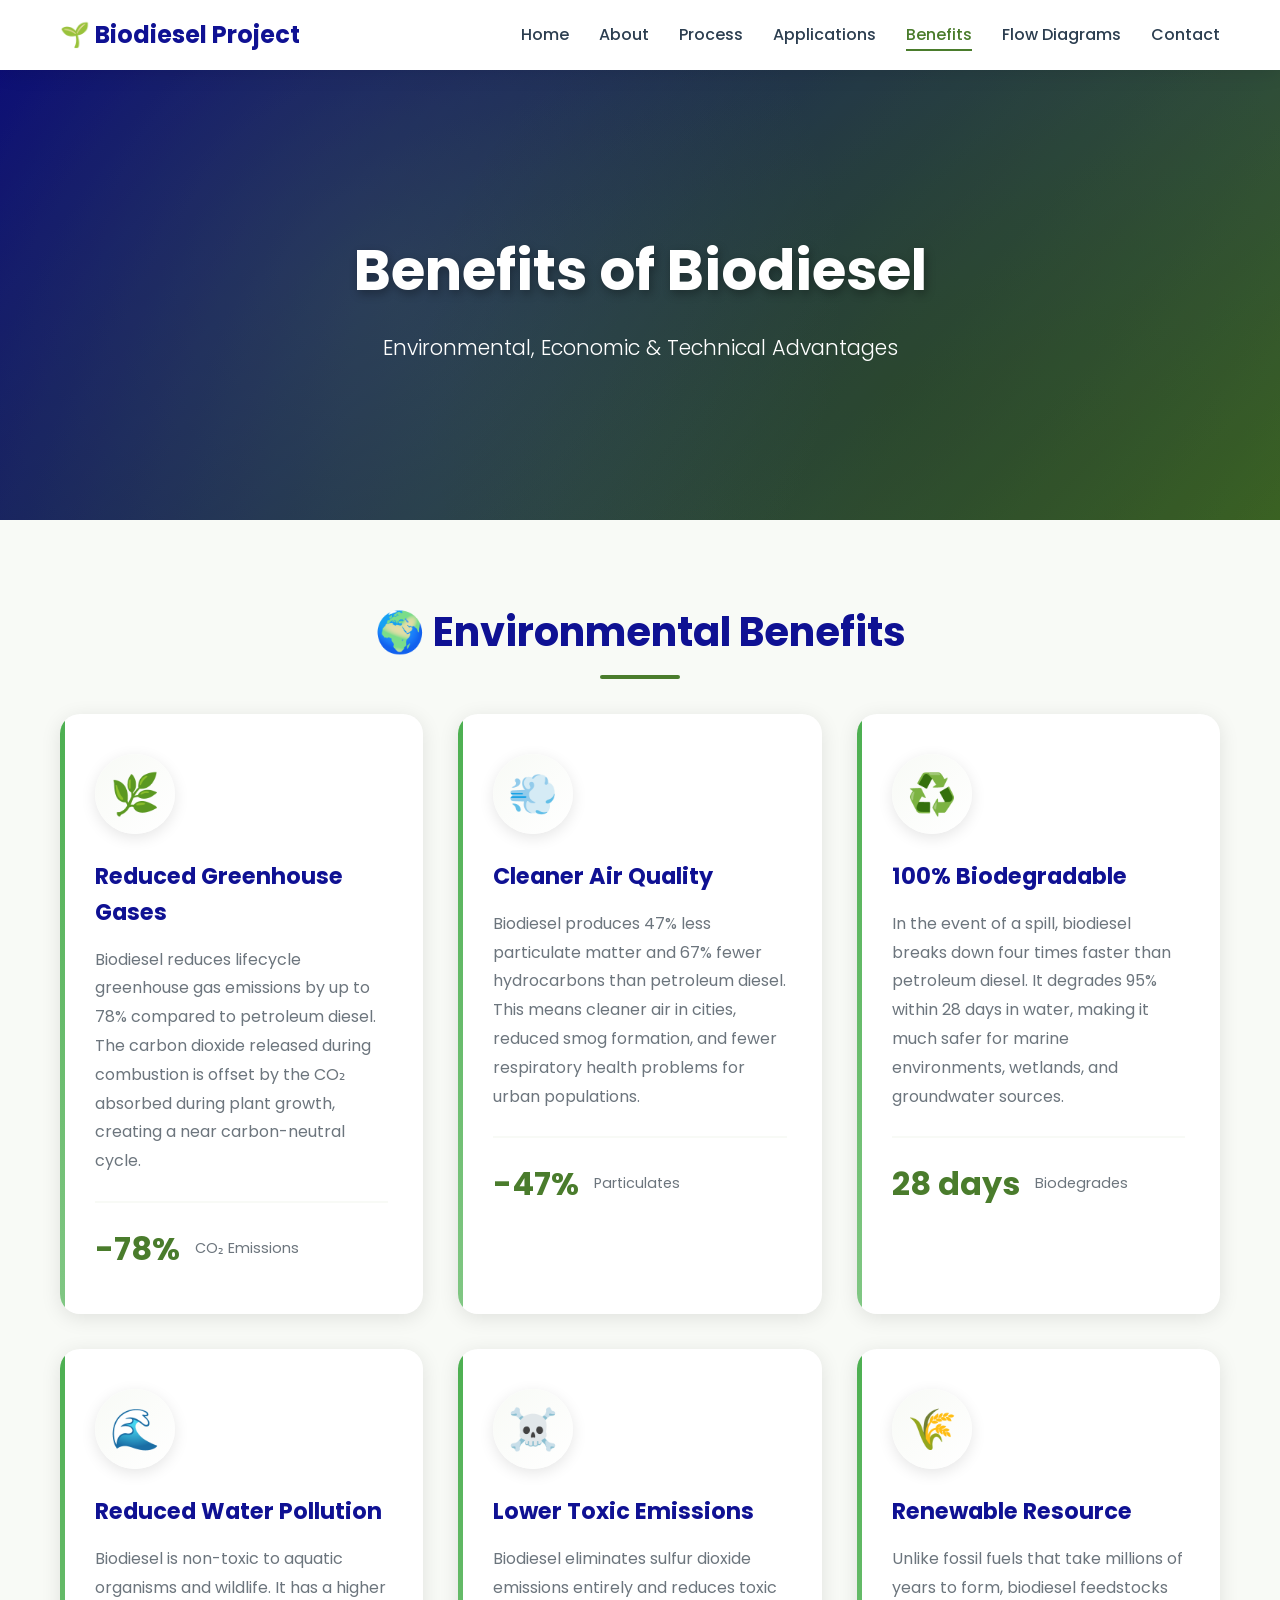
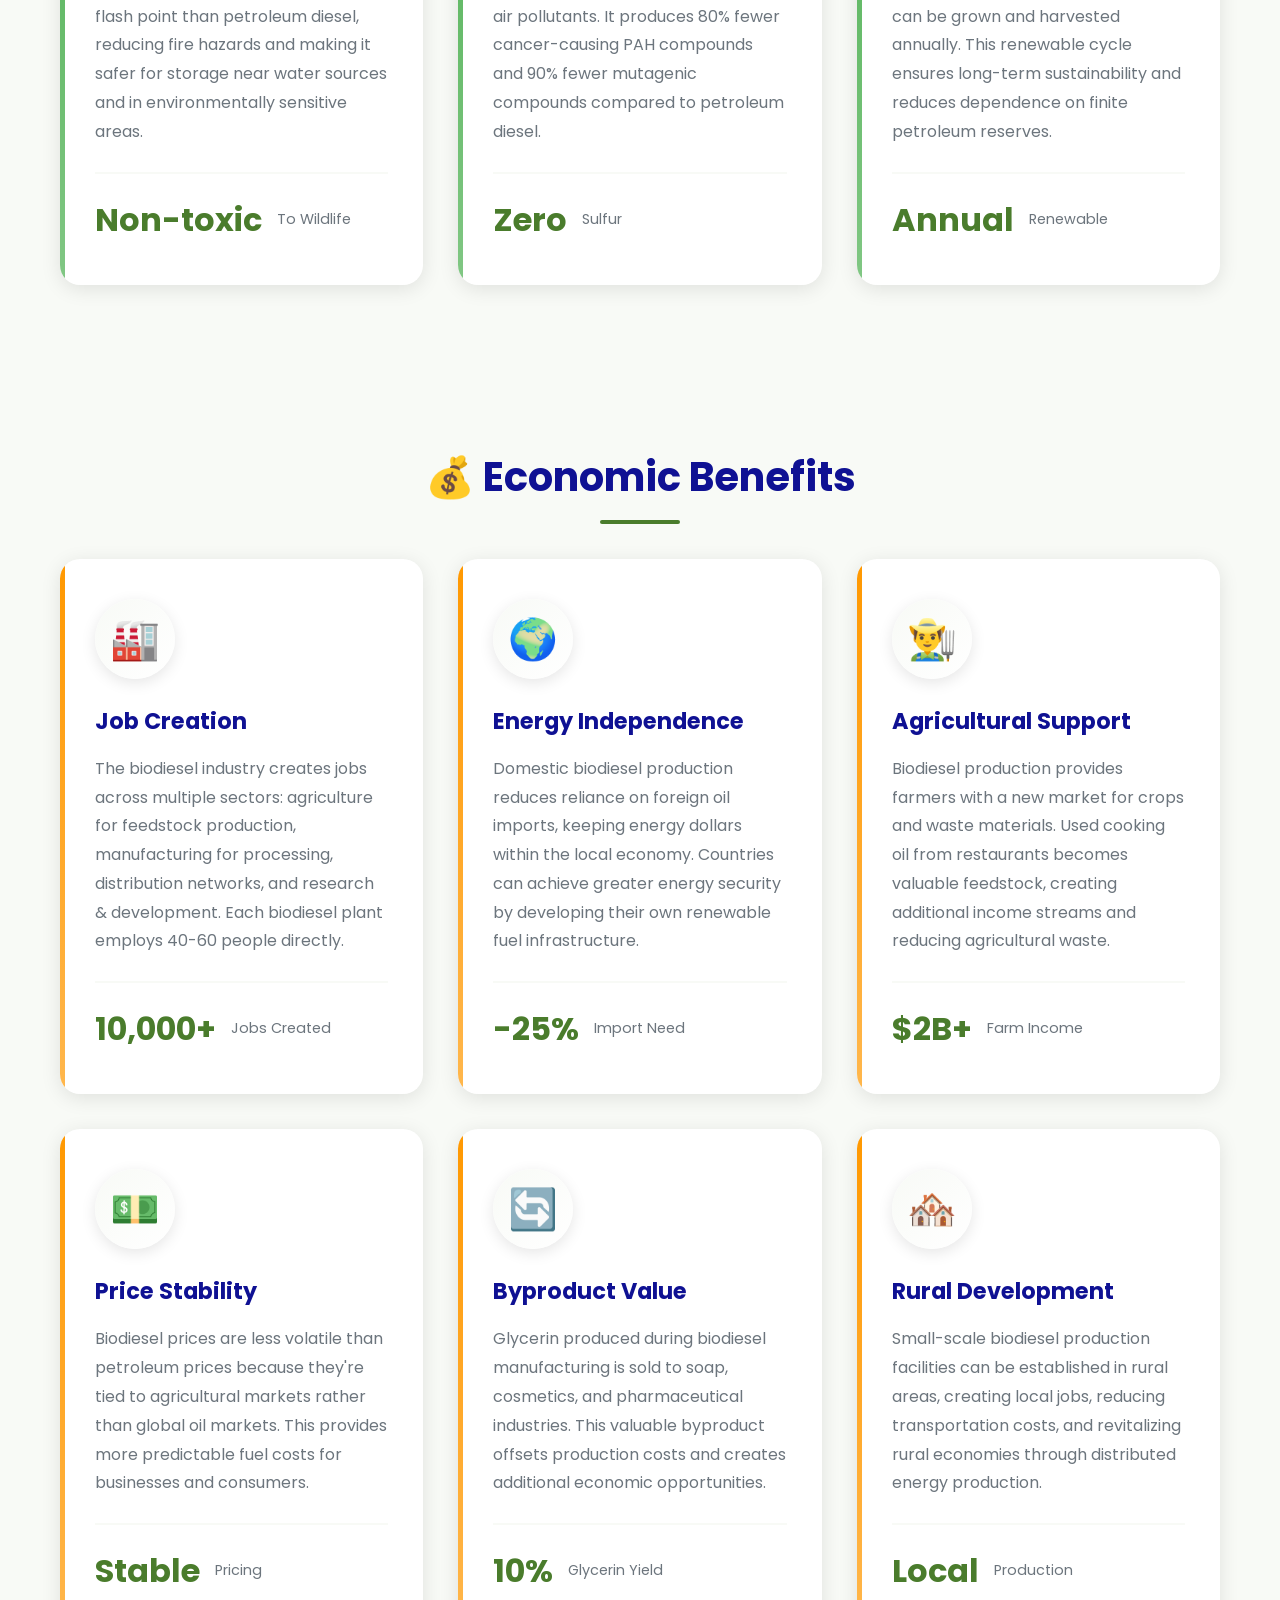
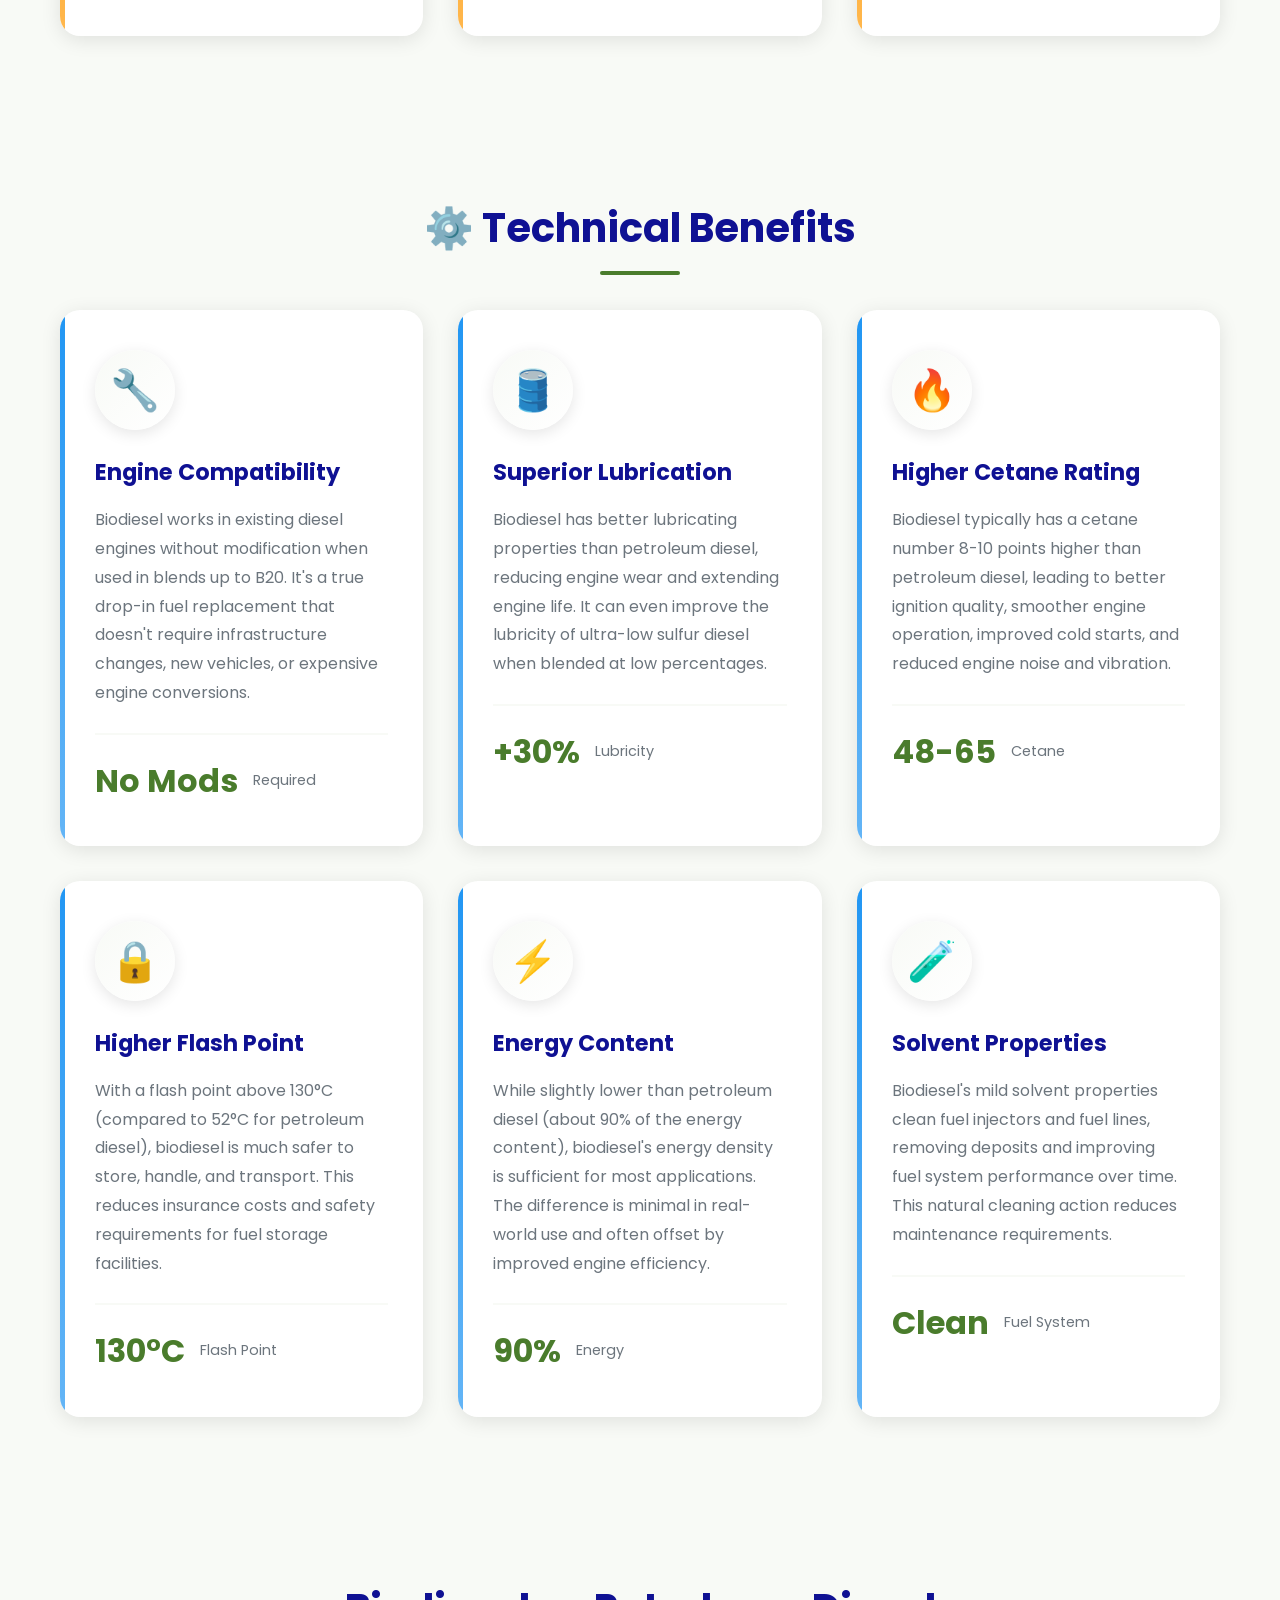
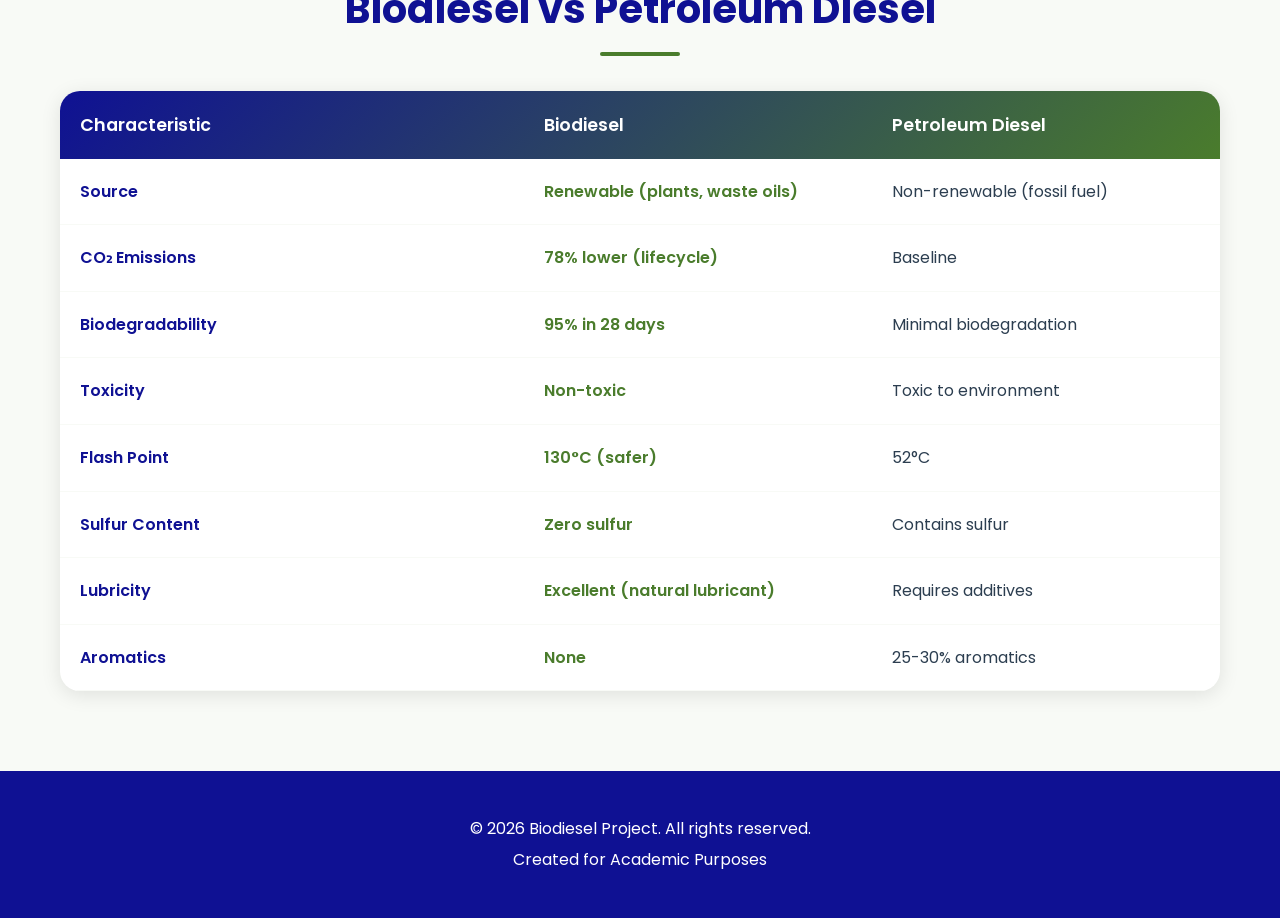
<file: benefits.html>
<!DOCTYPE html>
<html lang="en">
<head>
    <meta charset="UTF-8">
    <meta name="viewport" content="width=device-width, initial-scale=1.0">
    <title>Benefits of Biodiesel - Environmental, Economic & Technical</title>
    <link rel="stylesheet" href="styles.css">
    <link href="https://fonts.googleapis.com/css2?family=Poppins:wght@300;400;600;700&display=swap" rel="stylesheet">
</head>
<body>
    <!-- Navigation -->
    <nav class="navbar">
        <div class="nav-container">
            <div class="nav-logo">🌱 Biodiesel Project</div>
            <ul class="nav-menu">
                <li><a href="index.html" class="nav-link">Home</a></li>
                <li><a href="about.html" class="nav-link">About</a></li>
                <li><a href="process.html" class="nav-link">Process</a></li>
                <li><a href="applications.html" class="nav-link">Applications</a></li>
                <li><a href="benefits.html" class="nav-link active">Benefits</a></li>
                <li><a href="future.html" class="nav-link">Flow Diagrams</a></li>
                <li><a href="contact.html" class="nav-link">Contact</a></li>
            </ul>
            <div class="hamburger">
                <span></span>
                <span></span>
                <span></span>
            </div>
        </div>
    </nav>

    <!-- Page Header -->
    <section class="page-header">
        <div class="header-overlay"></div>
        <div class="header-content">
            <h1 class="page-title fade-in-up">Benefits of Biodiesel</h1>
            <p class="page-subtitle fade-in-up">Environmental, Economic & Technical Advantages</p>
        </div>
    </section>

    <!-- Environmental Benefits -->
    <section class="content-section">
        <div class="container">
            <h2 class="section-title slide-in-left">🌍 Environmental Benefits</h2>
            <div class="benefits-grid fade-in-cards">
                <div class="benefit-card env">
                    <div class="benefit-icon-wrapper">
                        <div class="benefit-icon">🌿</div>
                    </div>
                    <h3>Reduced Greenhouse Gases</h3>
                    <p>
                        Biodiesel reduces lifecycle greenhouse gas emissions by up to 78% compared to 
                        petroleum diesel. The carbon dioxide released during combustion is offset by 
                        the CO₂ absorbed during plant growth, creating a near carbon-neutral cycle.
                    </p>
                    <div class="benefit-metric">
                        <span class="metric-value">-78%</span>
                        <span class="metric-label">CO₂ Emissions</span>
                    </div>
                </div>

                <div class="benefit-card env">
                    <div class="benefit-icon-wrapper">
                        <div class="benefit-icon">💨</div>
                    </div>
                    <h3>Cleaner Air Quality</h3>
                    <p>
                        Biodiesel produces 47% less particulate matter and 67% fewer hydrocarbons than 
                        petroleum diesel. This means cleaner air in cities, reduced smog formation, 
                        and fewer respiratory health problems for urban populations.
                    </p>
                    <div class="benefit-metric">
                        <span class="metric-value">-47%</span>
                        <span class="metric-label">Particulates</span>
                    </div>
                </div>

                <div class="benefit-card env">
                    <div class="benefit-icon-wrapper">
                        <div class="benefit-icon">♻️</div>
                    </div>
                    <h3>100% Biodegradable</h3>
                    <p>
                        In the event of a spill, biodiesel breaks down four times faster than petroleum 
                        diesel. It degrades 95% within 28 days in water, making it much safer for marine 
                        environments, wetlands, and groundwater sources.
                    </p>
                    <div class="benefit-metric">
                        <span class="metric-value">28 days</span>
                        <span class="metric-label">Biodegrades</span>
                    </div>
                </div>

                <div class="benefit-card env">
                    <div class="benefit-icon-wrapper">
                        <div class="benefit-icon">🌊</div>
                    </div>
                    <h3>Reduced Water Pollution</h3>
                    <p>
                        Biodiesel is non-toxic to aquatic organisms and wildlife. It has a higher flash 
                        point than petroleum diesel, reducing fire hazards and making it safer for storage 
                        near water sources and in environmentally sensitive areas.
                    </p>
                    <div class="benefit-metric">
                        <span class="metric-value">Non-toxic</span>
                        <span class="metric-label">To Wildlife</span>
                    </div>
                </div>

                <div class="benefit-card env">
                    <div class="benefit-icon-wrapper">
                        <div class="benefit-icon">☠️</div>
                    </div>
                    <h3>Lower Toxic Emissions</h3>
                    <p>
                        Biodiesel eliminates sulfur dioxide emissions entirely and reduces toxic air 
                        pollutants. It produces 80% fewer cancer-causing PAH compounds and 90% fewer 
                        mutagenic compounds compared to petroleum diesel.
                    </p>
                    <div class="benefit-metric">
                        <span class="metric-value">Zero</span>
                        <span class="metric-label">Sulfur</span>
                    </div>
                </div>

                <div class="benefit-card env">
                    <div class="benefit-icon-wrapper">
                        <div class="benefit-icon">🌾</div>
                    </div>
                    <h3>Renewable Resource</h3>
                    <p>
                        Unlike fossil fuels that take millions of years to form, biodiesel feedstocks 
                        can be grown and harvested annually. This renewable cycle ensures long-term 
                        sustainability and reduces dependence on finite petroleum reserves.
                    </p>
                    <div class="benefit-metric">
                        <span class="metric-value">Annual</span>
                        <span class="metric-label">Renewable</span>
                    </div>
                </div>
            </div>
        </div>
    </section>

    <!-- Economic Benefits -->
    <section class="content-section alt-bg">
        <div class="container">
            <h2 class="section-title slide-in-left">💰 Economic Benefits</h2>
            <div class="benefits-grid fade-in-cards">
                <div class="benefit-card econ">
                    <div class="benefit-icon-wrapper">
                        <div class="benefit-icon">🏭</div>
                    </div>
                    <h3>Job Creation</h3>
                    <p>
                        The biodiesel industry creates jobs across multiple sectors: agriculture for 
                        feedstock production, manufacturing for processing, distribution networks, and 
                        research & development. Each biodiesel plant employs 40-60 people directly.
                    </p>
                    <div class="benefit-metric">
                        <span class="metric-value">10,000+</span>
                        <span class="metric-label">Jobs Created</span>
                    </div>
                </div>

                <div class="benefit-card econ">
                    <div class="benefit-icon-wrapper">
                        <div class="benefit-icon">🌍</div>
                    </div>
                    <h3>Energy Independence</h3>
                    <p>
                        Domestic biodiesel production reduces reliance on foreign oil imports, keeping 
                        energy dollars within the local economy. Countries can achieve greater energy 
                        security by developing their own renewable fuel infrastructure.
                    </p>
                    <div class="benefit-metric">
                        <span class="metric-value">-25%</span>
                        <span class="metric-label">Import Need</span>
                    </div>
                </div>

                <div class="benefit-card econ">
                    <div class="benefit-icon-wrapper">
                        <div class="benefit-icon">👨‍🌾</div>
                    </div>
                    <h3>Agricultural Support</h3>
                    <p>
                        Biodiesel production provides farmers with a new market for crops and waste 
                        materials. Used cooking oil from restaurants becomes valuable feedstock, creating 
                        additional income streams and reducing agricultural waste.
                    </p>
                    <div class="benefit-metric">
                        <span class="metric-value">$2B+</span>
                        <span class="metric-label">Farm Income</span>
                    </div>
                </div>

                <div class="benefit-card econ">
                    <div class="benefit-icon-wrapper">
                        <div class="benefit-icon">💵</div>
                    </div>
                    <h3>Price Stability</h3>
                    <p>
                        Biodiesel prices are less volatile than petroleum prices because they're tied 
                        to agricultural markets rather than global oil markets. This provides more 
                        predictable fuel costs for businesses and consumers.
                    </p>
                    <div class="benefit-metric">
                        <span class="metric-value">Stable</span>
                        <span class="metric-label">Pricing</span>
                    </div>
                </div>

                <div class="benefit-card econ">
                    <div class="benefit-icon-wrapper">
                        <div class="benefit-icon">🔄</div>
                    </div>
                    <h3>Byproduct Value</h3>
                    <p>
                        Glycerin produced during biodiesel manufacturing is sold to soap, cosmetics, 
                        and pharmaceutical industries. This valuable byproduct offsets production costs 
                        and creates additional economic opportunities.
                    </p>
                    <div class="benefit-metric">
                        <span class="metric-value">10%</span>
                        <span class="metric-label">Glycerin Yield</span>
                    </div>
                </div>

                <div class="benefit-card econ">
                    <div class="benefit-icon-wrapper">
                        <div class="benefit-icon">🏘️</div>
                    </div>
                    <h3>Rural Development</h3>
                    <p>
                        Small-scale biodiesel production facilities can be established in rural areas, 
                        creating local jobs, reducing transportation costs, and revitalizing rural 
                        economies through distributed energy production.
                    </p>
                    <div class="benefit-metric">
                        <span class="metric-value">Local</span>
                        <span class="metric-label">Production</span>
                    </div>
                </div>
            </div>
        </div>
    </section>

    <!-- Technical Benefits -->
    <section class="content-section">
        <div class="container">
            <h2 class="section-title slide-in-left">⚙️ Technical Benefits</h2>
            <div class="benefits-grid fade-in-cards">
                <div class="benefit-card tech">
                    <div class="benefit-icon-wrapper">
                        <div class="benefit-icon">🔧</div>
                    </div>
                    <h3>Engine Compatibility</h3>
                    <p>
                        Biodiesel works in existing diesel engines without modification when used in 
                        blends up to B20. It's a true drop-in fuel replacement that doesn't require 
                        infrastructure changes, new vehicles, or expensive engine conversions.
                    </p>
                    <div class="benefit-metric">
                        <span class="metric-value">No Mods</span>
                        <span class="metric-label">Required</span>
                    </div>
                </div>

                <div class="benefit-card tech">
                    <div class="benefit-icon-wrapper">
                        <div class="benefit-icon">🛢️</div>
                    </div>
                    <h3>Superior Lubrication</h3>
                    <p>
                        Biodiesel has better lubricating properties than petroleum diesel, reducing 
                        engine wear and extending engine life. It can even improve the lubricity of 
                        ultra-low sulfur diesel when blended at low percentages.
                    </p>
                    <div class="benefit-metric">
                        <span class="metric-value">+30%</span>
                        <span class="metric-label">Lubricity</span>
                    </div>
                </div>

                <div class="benefit-card tech">
                    <div class="benefit-icon-wrapper">
                        <div class="benefit-icon">🔥</div>
                    </div>
                    <h3>Higher Cetane Rating</h3>
                    <p>
                        Biodiesel typically has a cetane number 8-10 points higher than petroleum diesel, 
                        leading to better ignition quality, smoother engine operation, improved cold 
                        starts, and reduced engine noise and vibration.
                    </p>
                    <div class="benefit-metric">
                        <span class="metric-value">48-65</span>
                        <span class="metric-label">Cetane</span>
                    </div>
                </div>

                <div class="benefit-card tech">
                    <div class="benefit-icon-wrapper">
                        <div class="benefit-icon">🔒</div>
                    </div>
                    <h3>Higher Flash Point</h3>
                    <p>
                        With a flash point above 130°C (compared to 52°C for petroleum diesel), biodiesel 
                        is much safer to store, handle, and transport. This reduces insurance costs and 
                        safety requirements for fuel storage facilities.
                    </p>
                    <div class="benefit-metric">
                        <span class="metric-value">130°C</span>
                        <span class="metric-label">Flash Point</span>
                    </div>
                </div>

                <div class="benefit-card tech">
                    <div class="benefit-icon-wrapper">
                        <div class="benefit-icon">⚡</div>
                    </div>
                    <h3>Energy Content</h3>
                    <p>
                        While slightly lower than petroleum diesel (about 90% of the energy content), 
                        biodiesel's energy density is sufficient for most applications. The difference 
                        is minimal in real-world use and often offset by improved engine efficiency.
                    </p>
                    <div class="benefit-metric">
                        <span class="metric-value">90%</span>
                        <span class="metric-label">Energy</span>
                    </div>
                </div>

                <div class="benefit-card tech">
                    <div class="benefit-icon-wrapper">
                        <div class="benefit-icon">🧪</div>
                    </div>
                    <h3>Solvent Properties</h3>
                    <p>
                        Biodiesel's mild solvent properties clean fuel injectors and fuel lines, 
                        removing deposits and improving fuel system performance over time. This natural 
                        cleaning action reduces maintenance requirements.
                    </p>
                    <div class="benefit-metric">
                        <span class="metric-value">Clean</span>
                        <span class="metric-label">Fuel System</span>
                    </div>
                </div>
            </div>
        </div>
    </section>

    <!-- Comparison Chart -->
    <section class="content-section alt-bg">
        <div class="container">
            <h2 class="section-title slide-in-left">Biodiesel vs Petroleum Diesel</h2>
            <div class="comparison-table fade-in-cards">
                <div class="comparison-header">
                    <div class="comp-col">Characteristic</div>
                    <div class="comp-col">Biodiesel</div>
                    <div class="comp-col">Petroleum Diesel</div>
                </div>
                <div class="comparison-row">
                    <div class="comp-col">Source</div>
                    <div class="comp-col highlight-green">Renewable (plants, waste oils)</div>
                    <div class="comp-col">Non-renewable (fossil fuel)</div>
                </div>
                <div class="comparison-row">
                    <div class="comp-col">CO₂ Emissions</div>
                    <div class="comp-col highlight-green">78% lower (lifecycle)</div>
                    <div class="comp-col">Baseline</div>
                </div>
                <div class="comparison-row">
                    <div class="comp-col">Biodegradability</div>
                    <div class="comp-col highlight-green">95% in 28 days</div>
                    <div class="comp-col">Minimal biodegradation</div>
                </div>
                <div class="comparison-row">
                    <div class="comp-col">Toxicity</div>
                    <div class="comp-col highlight-green">Non-toxic</div>
                    <div class="comp-col">Toxic to environment</div>
                </div>
                <div class="comparison-row">
                    <div class="comp-col">Flash Point</div>
                    <div class="comp-col highlight-green">130°C (safer)</div>
                    <div class="comp-col">52°C</div>
                </div>
                <div class="comparison-row">
                    <div class="comp-col">Sulfur Content</div>
                    <div class="comp-col highlight-green">Zero sulfur</div>
                    <div class="comp-col">Contains sulfur</div>
                </div>
                <div class="comparison-row">
                    <div class="comp-col">Lubricity</div>
                    <div class="comp-col highlight-green">Excellent (natural lubricant)</div>
                    <div class="comp-col">Requires additives</div>
                </div>
                <div class="comparison-row">
                    <div class="comp-col">Aromatics</div>
                    <div class="comp-col highlight-green">None</div>
                    <div class="comp-col">25-30% aromatics</div>
                </div>
            </div>
        </div>
    </section>

    <!-- Footer -->
    <footer class="footer">
        <div class="container">
            <p>&copy; 2026 Biodiesel Project. All rights reserved.</p>
            <p>Created for Academic Purposes</p>
        </div>
    </footer>

    <script src="script.js"></script>
</body>
</html>
</file>
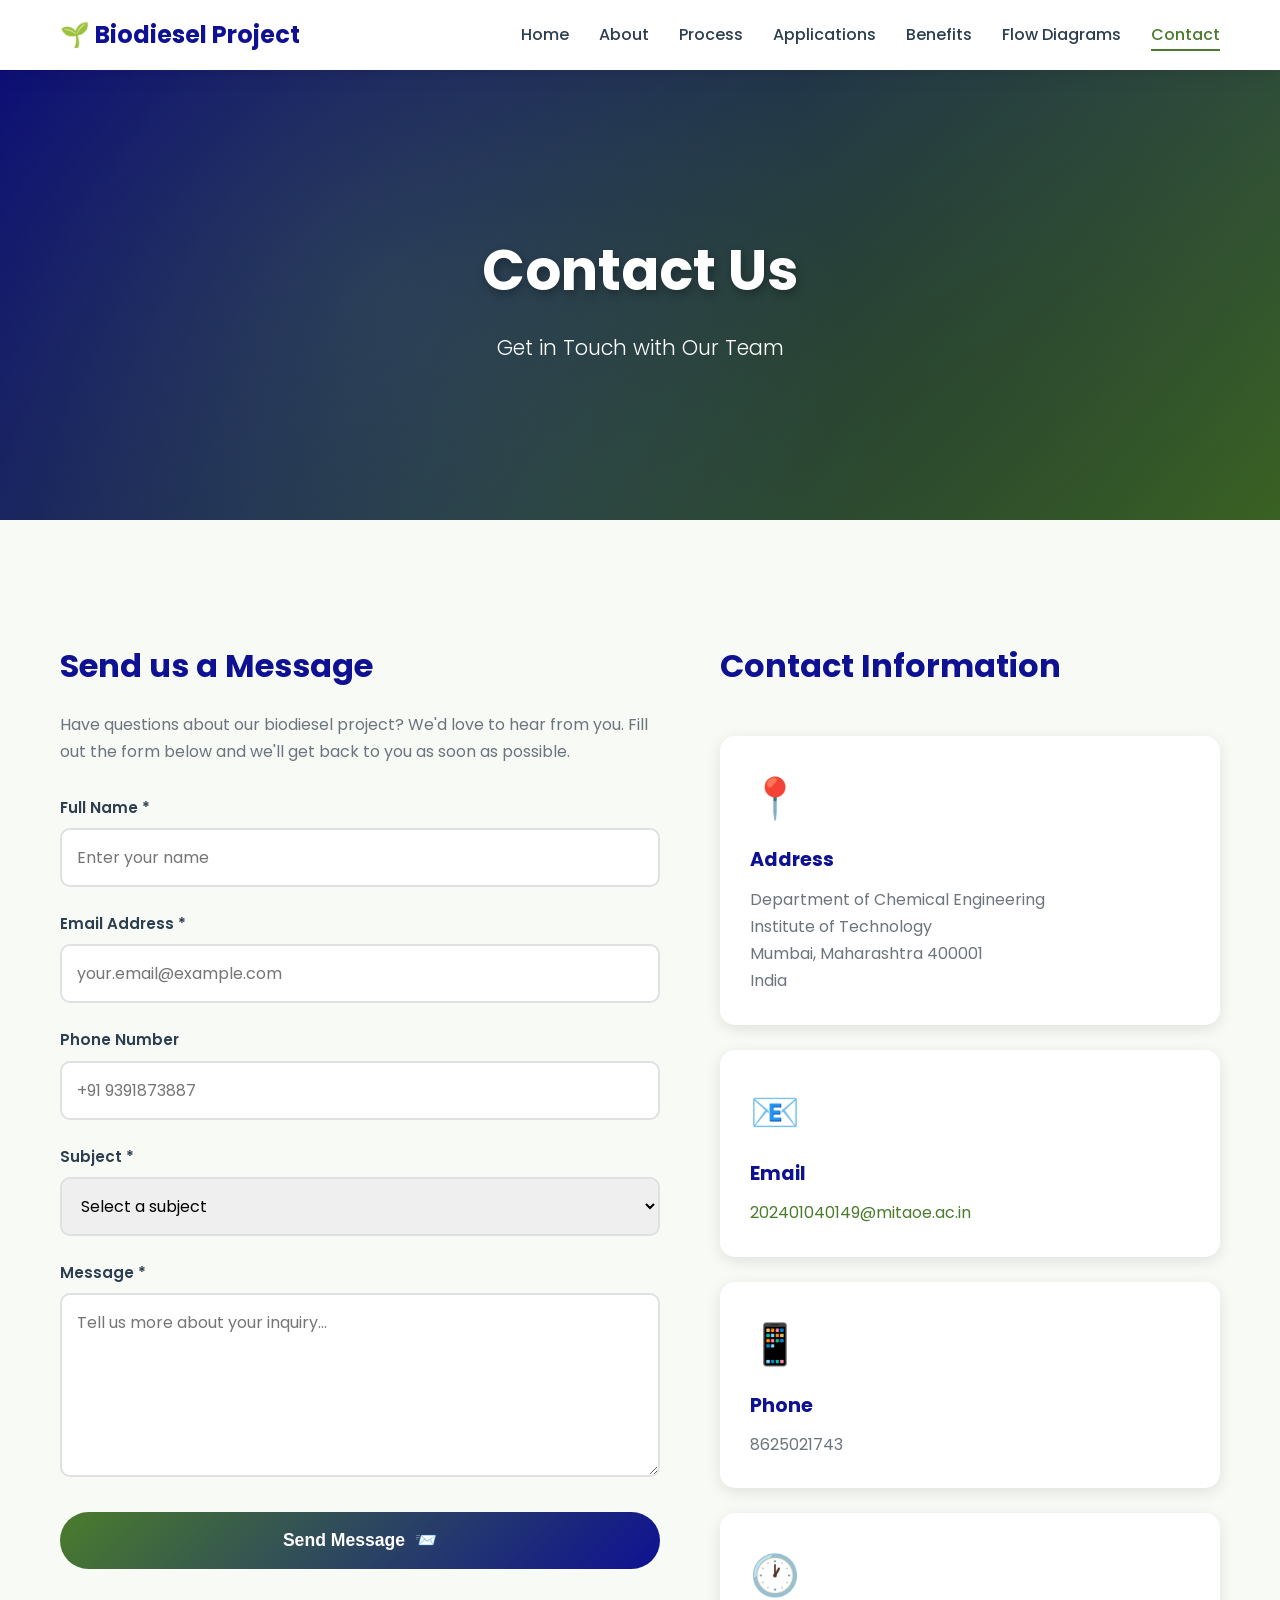
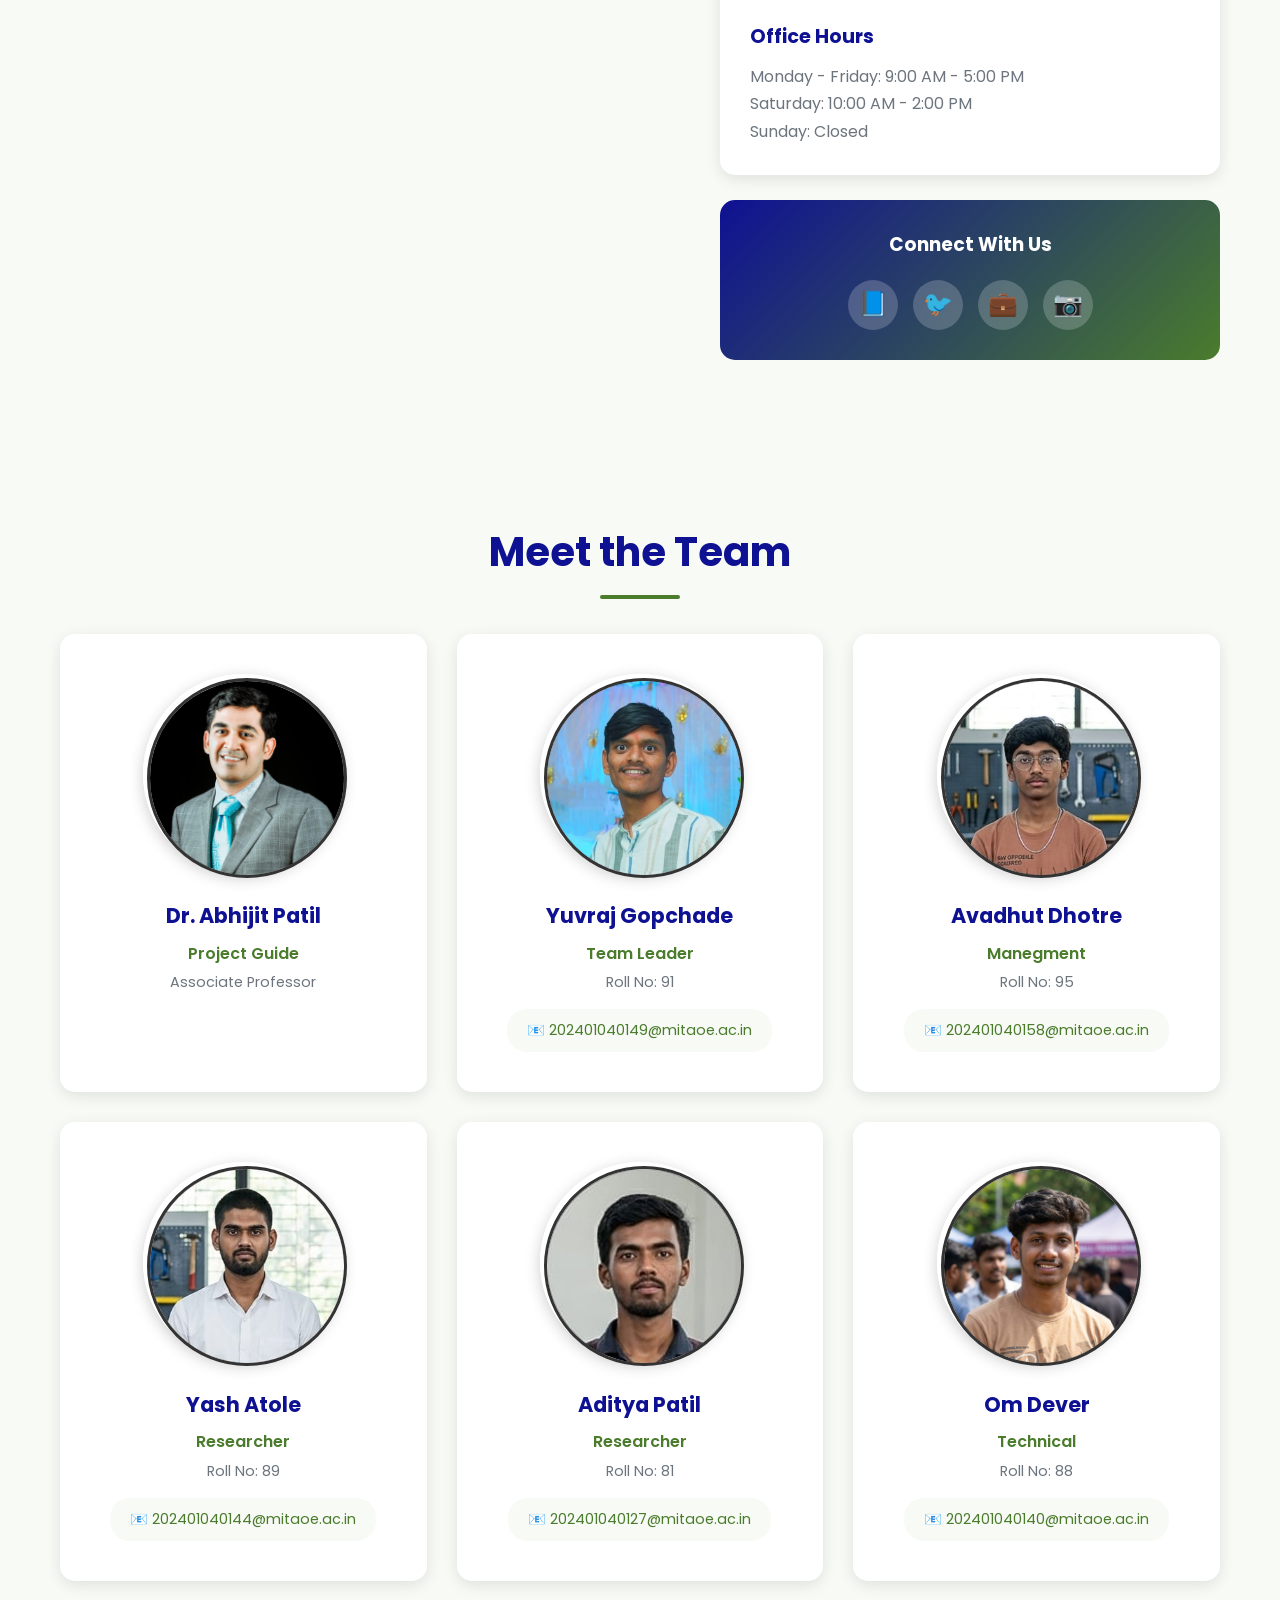
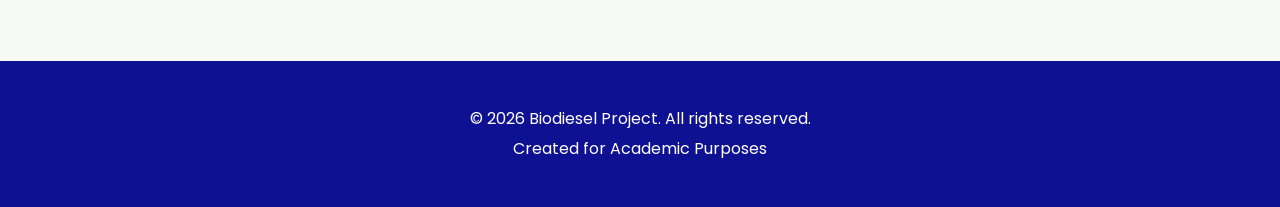
<file: contact.html>
<!DOCTYPE html>
<html lang="en">
<head>
    <meta charset="UTF-8">
    <meta name="viewport" content="width=device-width, initial-scale=1.0">
    <title>Contact Us - Biodiesel Project</title>
    <link rel="stylesheet" href="styles.css">
    <link href="https://fonts.googleapis.com/css2?family=Poppins:wght@300;400;600;700&display=swap" rel="stylesheet">
</head>
<body>
    <!-- Navigation -->
    <nav class="navbar">
        <div class="nav-container">
            <div class="nav-logo">🌱 Biodiesel Project</div>
            <ul class="nav-menu">
                <li><a href="index.html" class="nav-link">Home</a></li>
                <li><a href="about.html" class="nav-link">About</a></li>
                <li><a href="process.html" class="nav-link">Process</a></li>
                <li><a href="applications.html" class="nav-link">Applications</a></li>
                <li><a href="benefits.html" class="nav-link">Benefits</a></li>
                <li><a href="future.html" class="nav-link">Flow Diagrams</a></li>
                <li><a href="contact.html" class="nav-link active">Contact</a></li>
            </ul>
            <div class="hamburger">
                <span></span>
                <span></span>
                <span></span>
            </div>
        </div>
    </nav>

    <!-- Page Header -->
    <section class="page-header">
        <div class="header-overlay"></div>
        <div class="header-content">
            <h1 class="page-title fade-in-up">Contact Us</h1>
            <p class="page-subtitle fade-in-up">Get in Touch with Our Team</p>
        </div>
    </section>

    <!-- Contact Section -->
    <section class="contact-section">
        <div class="container">
            <div class="contact-grid">
                <!-- Contact Form -->
                <div class="contact-form-wrapper slide-in-left">
                    <h2>Send us a Message</h2>
                    <p class="form-description">
                        Have questions about our biodiesel project? We'd love to hear from you. 
                        Fill out the form below and we'll get back to you as soon as possible.
                    </p>
                    
                    <form id="contactForm" class="contact-form">
                        <div class="form-group">
                            <label for="name">Full Name *</label>
                            <input 
                                type="text" 
                                id="name" 
                                name="name" 
                                placeholder="Enter your name"
                                required
                            >
                            <span class="error-message" id="nameError"></span>
                        </div>

                        <div class="form-group">
                            <label for="email">Email Address *</label>
                            <input 
                                type="email" 
                                id="email" 
                                name="email" 
                                placeholder="your.email@example.com"
                                required
                            >
                            <span class="error-message" id="emailError"></span>
                        </div>

                        <div class="form-group">
                            <label for="phone">Phone Number</label>
                            <input 
                                type="tel" 
                                id="phone" 
                                name="phone" 
                                placeholder="+91 9391873887"
                            >
                            <span class="error-message" id="phoneError"></span>
                        </div>

                        <div class="form-group">
                            <label for="subject">Subject *</label>
                            <select id="subject" name="subject" required>
                                <option value="">Select a subject</option>
                                <option value="general">General Inquiry</option>
                                <option value="project">Project Collaboration</option>
                                <option value="technical">Technical Questions</option>
                                <option value="feedback">Feedback</option>
                                <option value="other">Other</option>
                            </select>
                            <span class="error-message" id="subjectError"></span>
                        </div>

                        <div class="form-group">
                            <label for="message">Message *</label>
                            <textarea 
                                id="message" 
                                name="message" 
                                rows="6" 
                                placeholder="Tell us more about your inquiry..."
                                required
                            ></textarea>
                            <span class="error-message" id="messageError"></span>
                        </div>

                        <button type="submit" class="submit-btn">
                            <span class="btn-text">Send Message</span>
                            <span class="btn-icon">📨</span>
                        </button>
                    </form>

                    <div id="successMessage" class="success-message" style="display: none;">
                        <div class="success-icon">✓</div>
                        <h3>Message Sent Successfully!</h3>
                        <p>Thank you for contacting us. We'll get back to you soon.</p>
                    </div>
                </div>

                <!-- Contact Information -->
                <div class="contact-info-wrapper slide-in-right">
                    <h2>Contact Information</h2>
                    
                    <div class="info-card">
                        <div class="info-icon">📍</div>
                        <h3>Address</h3>
                        <p>Department of Chemical Engineering<br>
                        Institute of Technology<br>
                        Mumbai, Maharashtra 400001<br>
                        India</p>
                    </div>

                    <div class="info-card">
                        <div class="info-icon">📧</div>
                        <h3>Email</h3>
                        <p>
                            <a href="mailto:2020401040149@mitaoe.ac.in">202401040149@mitaoe.ac.in</a><br>
                
                        </p>
                    </div>

                    <div class="info-card">
                        <div class="info-icon">📱</div>
                        <h3>Phone</h3>
                        <p>
                            8625021743<br>
            
                        </p>
                    </div>

                    <div class="info-card">
                        <div class="info-icon">🕐</div>
                        <h3>Office Hours</h3>
                        <p>
                            Monday - Friday: 9:00 AM - 5:00 PM<br>
                            Saturday: 10:00 AM - 2:00 PM<br>
                            Sunday: Closed
                        </p>
                    </div>

                    <div class="social-links">
                        <h3>Connect With Us</h3>
                        <div class="social-icons">
                            <a href="#" class="social-icon">📘</a>
                            <a href="https://x.com/?lang=en-in" class="social-icon">🐦</a>
                            <a href="https://www.instagram.com/" class="social-icon">💼</a>
                            <a href="#" class="social-icon">📷</a>
                        </div>
                    </div>
                </div>
            </div>
        </div>
    </section>

    <!-- Team Contact -->
    <section class="team-contact-section">
        <div class="container">
            <h2 class="section-title slide-in-left">Meet the Team</h2>
            <div class="team-contact-grid fade-in-cards">
                <div class="team-contact-card">
                    <div class="team-contact-avatar">
                        <img src="images/new_isir.jpeg" alt="" height="200px" width="200px" 
     style="border-radius: 50%; object-fit: cover; border: 3px solid #333;">
                    </div><br/>
                    <h3>Dr. Abhijit Patil</h3>
                    <p class="team-contact-role">Project Guide</p>
                    <p class="team-contact-dept">Associate Professor</p>
                </div>

                <div class="team-contact-card">
    <div class="team-contact-avatar">
        <img src="images/yuvvi_img.jpeg" alt="" height="200px" width="200px" 
     style="border-radius: 50%; object-fit: cover; border: 3px solid #333;">
    </div><br/>
    <h3>Yuvraj Gopchade</h3>
    <p class="team-contact-role">Team Leader</p>
    <p class="team-contact-dept">Roll No: 91</p>
    <a href="mailto:202401040149@mkitaoe.ac.in" class="team-contact-email">
        📧 202401040149@mitaoe.ac.in
    </a>
</div>
                <div class="team-contact-card">
                    <div class="team-contact-avatar">
                    <img src="images/avdhut_img.jpeg" alt="" height="200px" width="200px" 
     style="border-radius: 50%; object-fit: cover; border: 3px solid #333;">
                    </div><br/>
                    <h3>Avadhut Dhotre</h3>
                    <p class="team-contact-role">Manegment</p>
                    <p class="team-contact-dept">Roll No: 95</p>
                    <a href="mailto:202401040158@mkitaoe.ac.in" class="team-contact-email">
                        📧 202401040158@mitaoe.ac.in
                    </a>
                </div>
                <div class="team-contact-card">
                    <div class="team-contact-avatar">
                        <img src="images/yash_img.jpeg" alt="" height="200px" width="200px" 
     style="border-radius: 50%; object-fit: cover; border: 3px solid #333;">
                    </div><br/>
                    <h3>Yash Atole</h3>
                    <p class="team-contact-role">Researcher</p>
                    <p class="team-contact-dept">Roll No: 89</p>
                    <a href="mailto:202401040144@mkitaoe.ac.in" class="team-contact-email">
                        📧 202401040144@mitaoe.ac.in
                    </a>
                </div>

                <div class="team-contact-card">
                    <div class="team-contact-avatar">
                        <img src="images/aditya_img.jpeg" alt="" height="200px" width="200px" 
     style="border-radius: 50%; object-fit: cover; border: 3px solid #333;">
                    </div><br/>
                    <h3>Aditya Patil</h3>
                    <p class="team-contact-role">Researcher</p>
                    <p class="team-contact-dept">Roll No: 81</p>
                    <a href="mailto:202401040127@mitaoe.ac.in" class="team-contact-email">
                        📧 202401040127@mitaoe.ac.in
                    </a>
                </div>
                <div class="team-contact-card">
                    <div class="team-contact-avatar">
                        <img src="images/om_img.jpeg" alt="" height="200px" width="200px" 
     style="border-radius: 50%; object-fit: cover; border: 3px solid #333;">
                    </div><br/>
                    <h3>Om Dever</h3>
                    <p class="team-contact-role">Technical</p>
                    <p class="team-contact-dept">Roll No: 88</p>
                    <a href="mailto:202401040140@mitaoe.ac.in" class="team-contact-email">
                        📧 202401040140@mitaoe.ac.in
                    </a>
                </div>
            </div>
        </div>
    </section>

    <!-- Footer -->
    <footer class="footer">
        <div class="container">
            <p>&copy; 2026 Biodiesel Project. All rights reserved.</p>
            <p>Created for Academic Purposes</p>
        </div>
    </footer>

    <script src="script.js"></script>
    <script src="contact.js"></script>
</body>
</html>
</file>
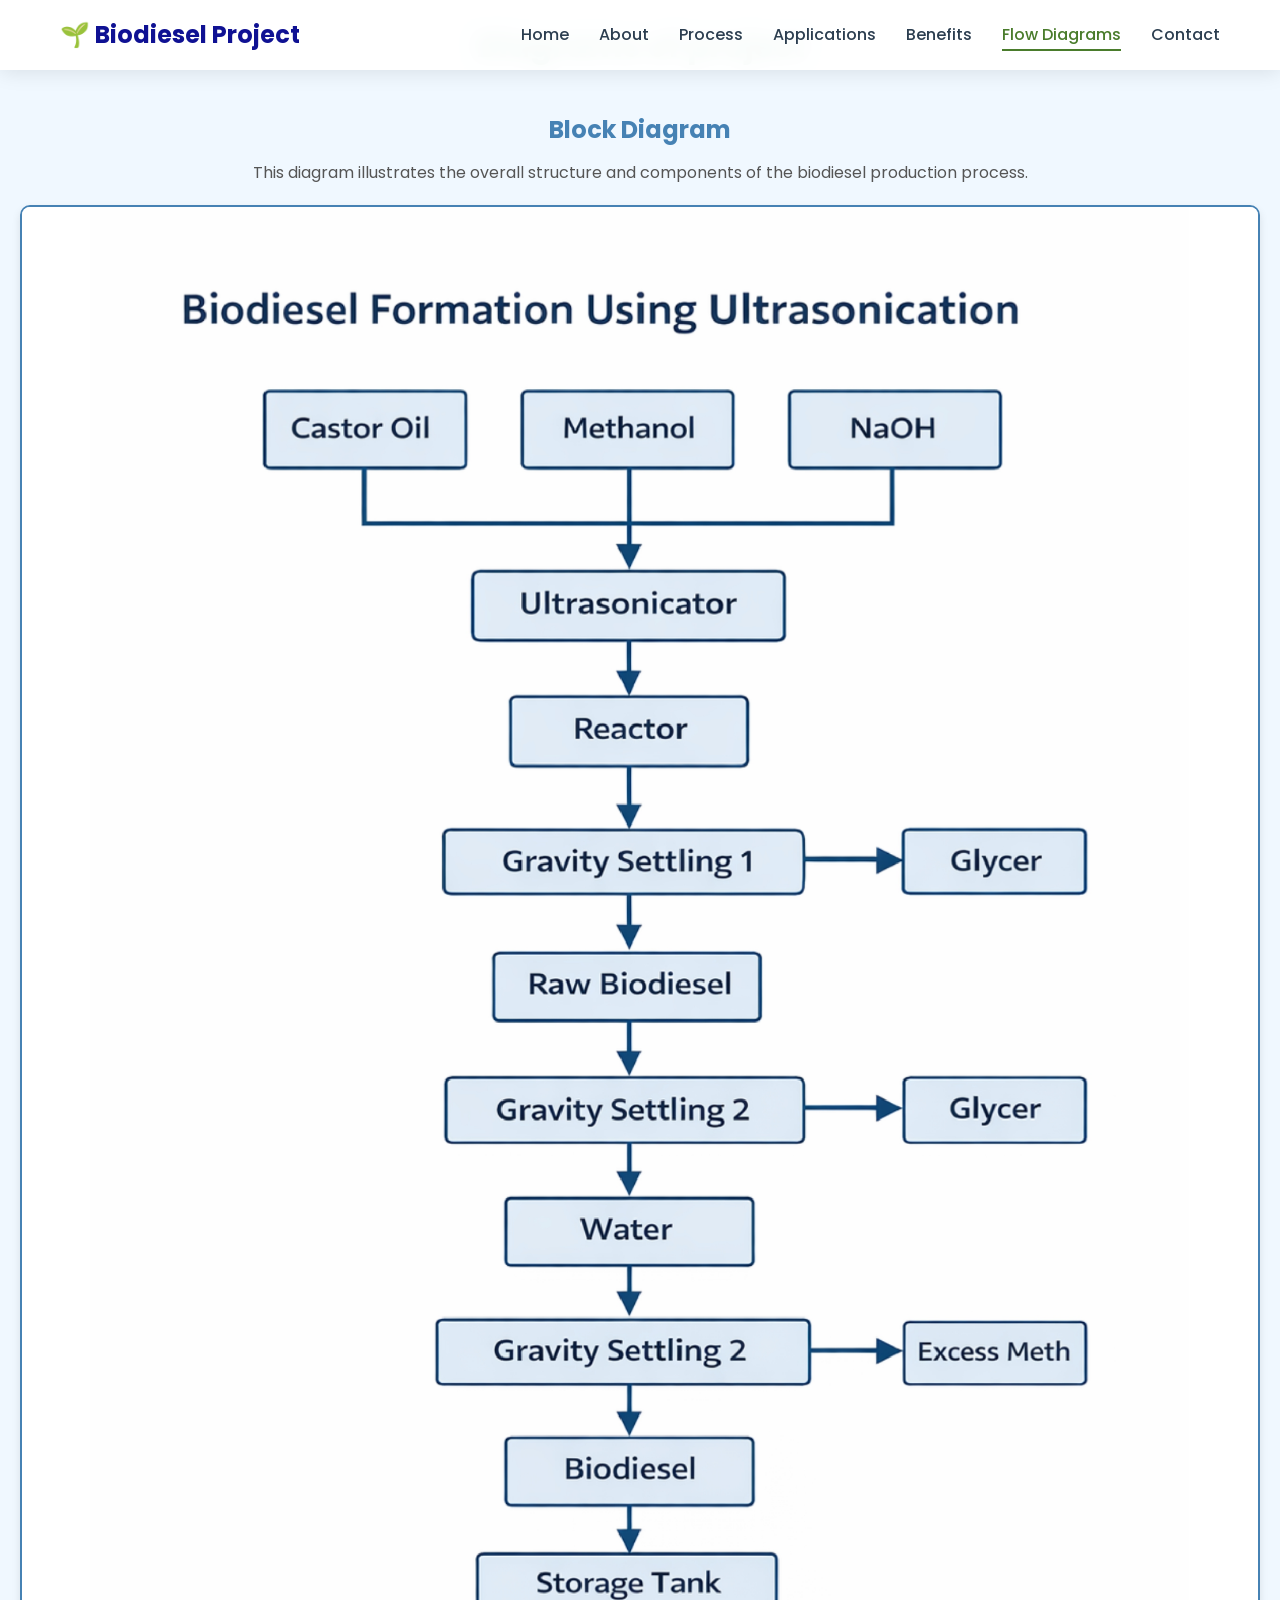
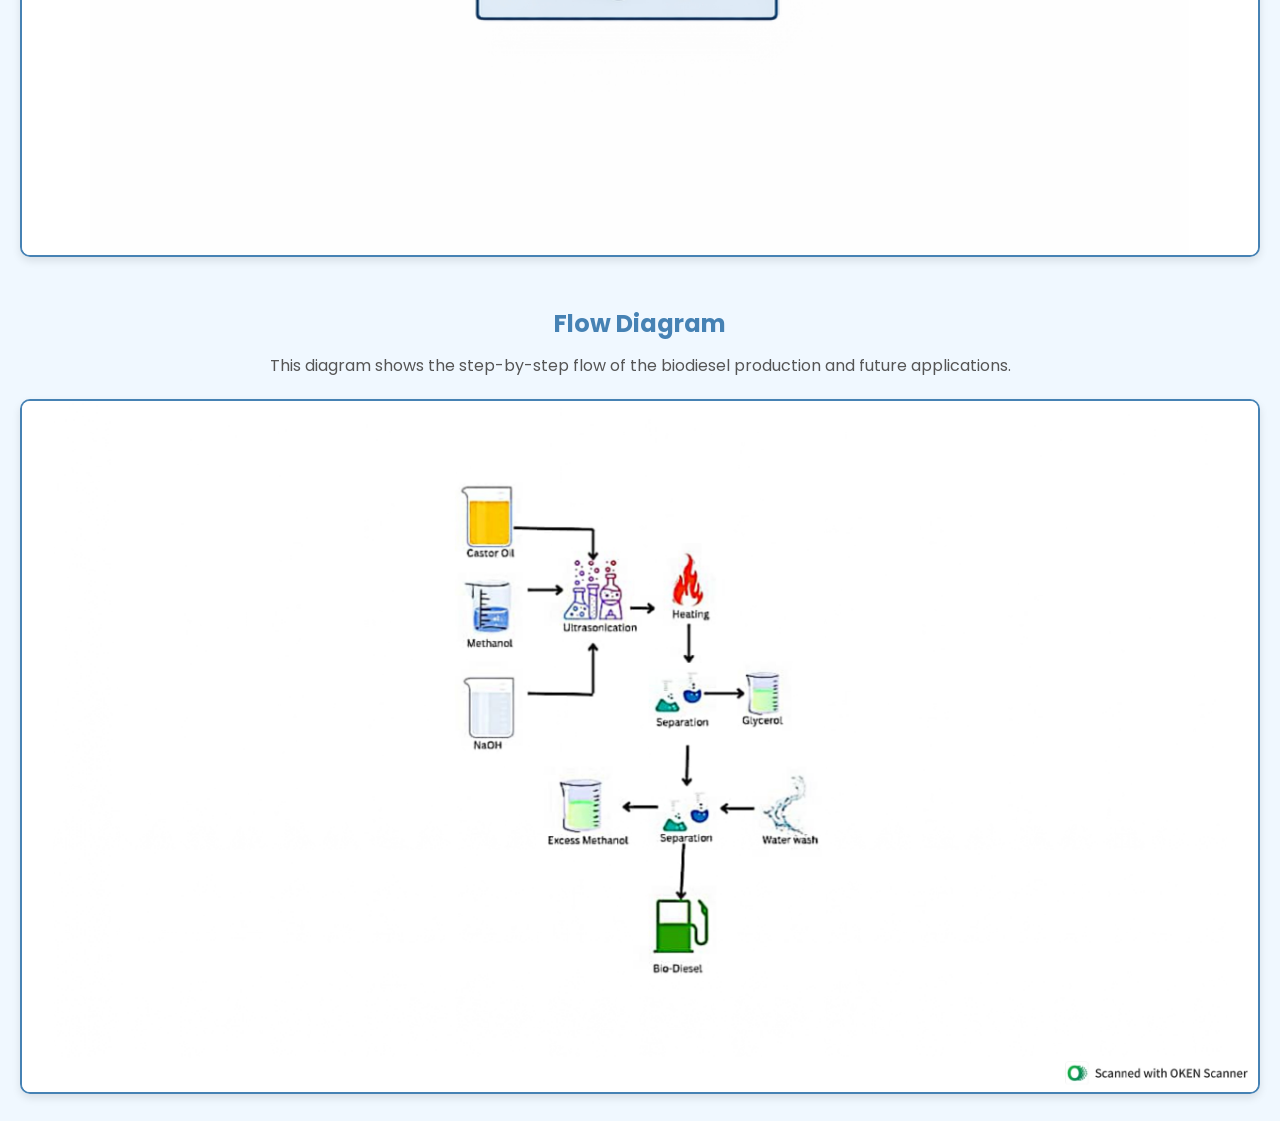
<file: future.html>
<!DOCTYPE html>
<html lang="en">
<head>
    <meta charset="UTF-8">
    <meta name="viewport" content="width=device-width, initial-scale=1.0">
    <title>Future of Biodiesel - Renewable Energy Future</title>
    <link rel="stylesheet" href="styles.css">
    <link href="https://fonts.googleapis.com/css2?family=Poppins:wght@300;400;600;700&display=swap" rel="stylesheet">
</head>
<body>
       <!-- Navigation -->
    <nav class="navbar">
        <div class="nav-container">
            <div class="nav-logo">🌱 Biodiesel Project</div>
            <ul class="nav-menu">
                <li><a href="index.html" class="nav-link">Home</a></li>
                <li><a href="about.html" class="nav-link">About</a></li>
                <li><a href="process.html" class="nav-link">Process</a></li>
                <li><a href="applications.html" class="nav-link">Applications</a></li>
                <li><a href="benefits.html" class="nav-link">Benefits</a></li>
                <li><a href="future.html" class="nav-link active">Flow Diagrams</a></li>
                <li><a href="contact.html" class="nav-link">Contact</a></li>
            </ul>
            <div class="hamburger">
                <span></span>
                <span></span>
                <span></span>
            </div>
        </div>
    </nav>

    <div style="background-color: #f0f8ff; min-height: 100vh; padding: 20px; display: flex; flex-direction: column; align-items: center; justify-content: center;">
        <h1 style="color: #2e8b57; font-family: 'Poppins', sans-serif; margin-bottom: 40px;">Diagrams of project</h1>

        <div style="display: flex; flex-direction: column; gap: 40px; align-items: center;">
            <div style="text-align: center;">
                <h2 style="color: #4682b4; font-family: 'Poppins', sans-serif; margin-bottom: 10px;">Block Diagram</h2>
                <p style="color: #555; font-family: 'Poppins', sans-serif; margin-bottom: 20px;">This diagram illustrates the overall structure and components of the biodiesel production process.</p>
                <img src="images/block_diagram.jpg" alt="Block Diagram" style="max-width: 100%; height: auto; border: 2px solid #4682b4; border-radius: 10px; box-shadow: 0 4px 8px rgba(0,0,0,0.1);">
            </div>

            <div style="text-align: center;">
                <h2 style="color: #4682b4; font-family: 'Poppins', sans-serif; margin-bottom: 10px;">Flow Diagram</h2>
                <p style="color: #555; font-family: 'Poppins', sans-serif; margin-bottom: 20px;">This diagram shows the step-by-step flow of the biodiesel production and future applications.</p>
                <img src="images/process flow diagram.jpg" alt="Flow Diagram" style="max-width: 100%; height: auto; border: 2px solid #4682b4; border-radius: 10px; box-shadow: 0 4px 8px rgba(0,0,0,0.1);">
            </div>
        </div>
    </div>
</body>
</html>
</file>
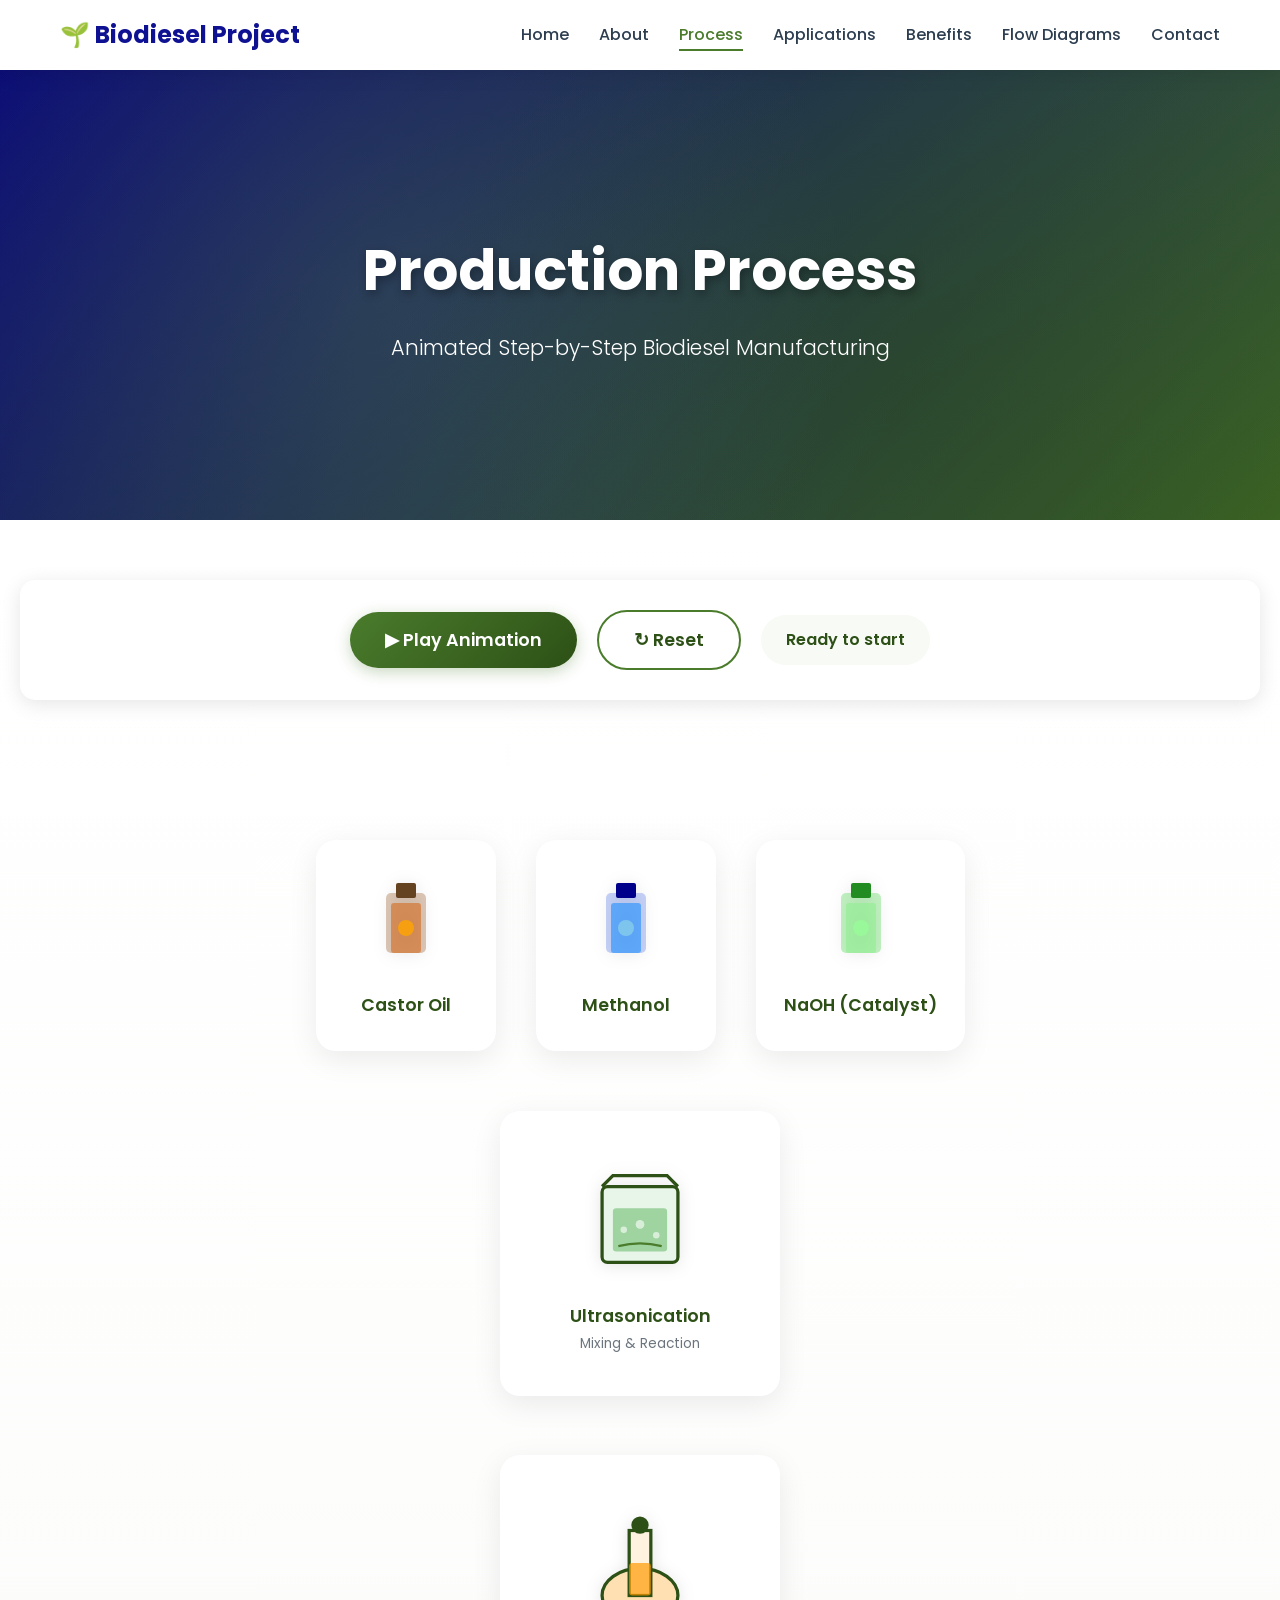
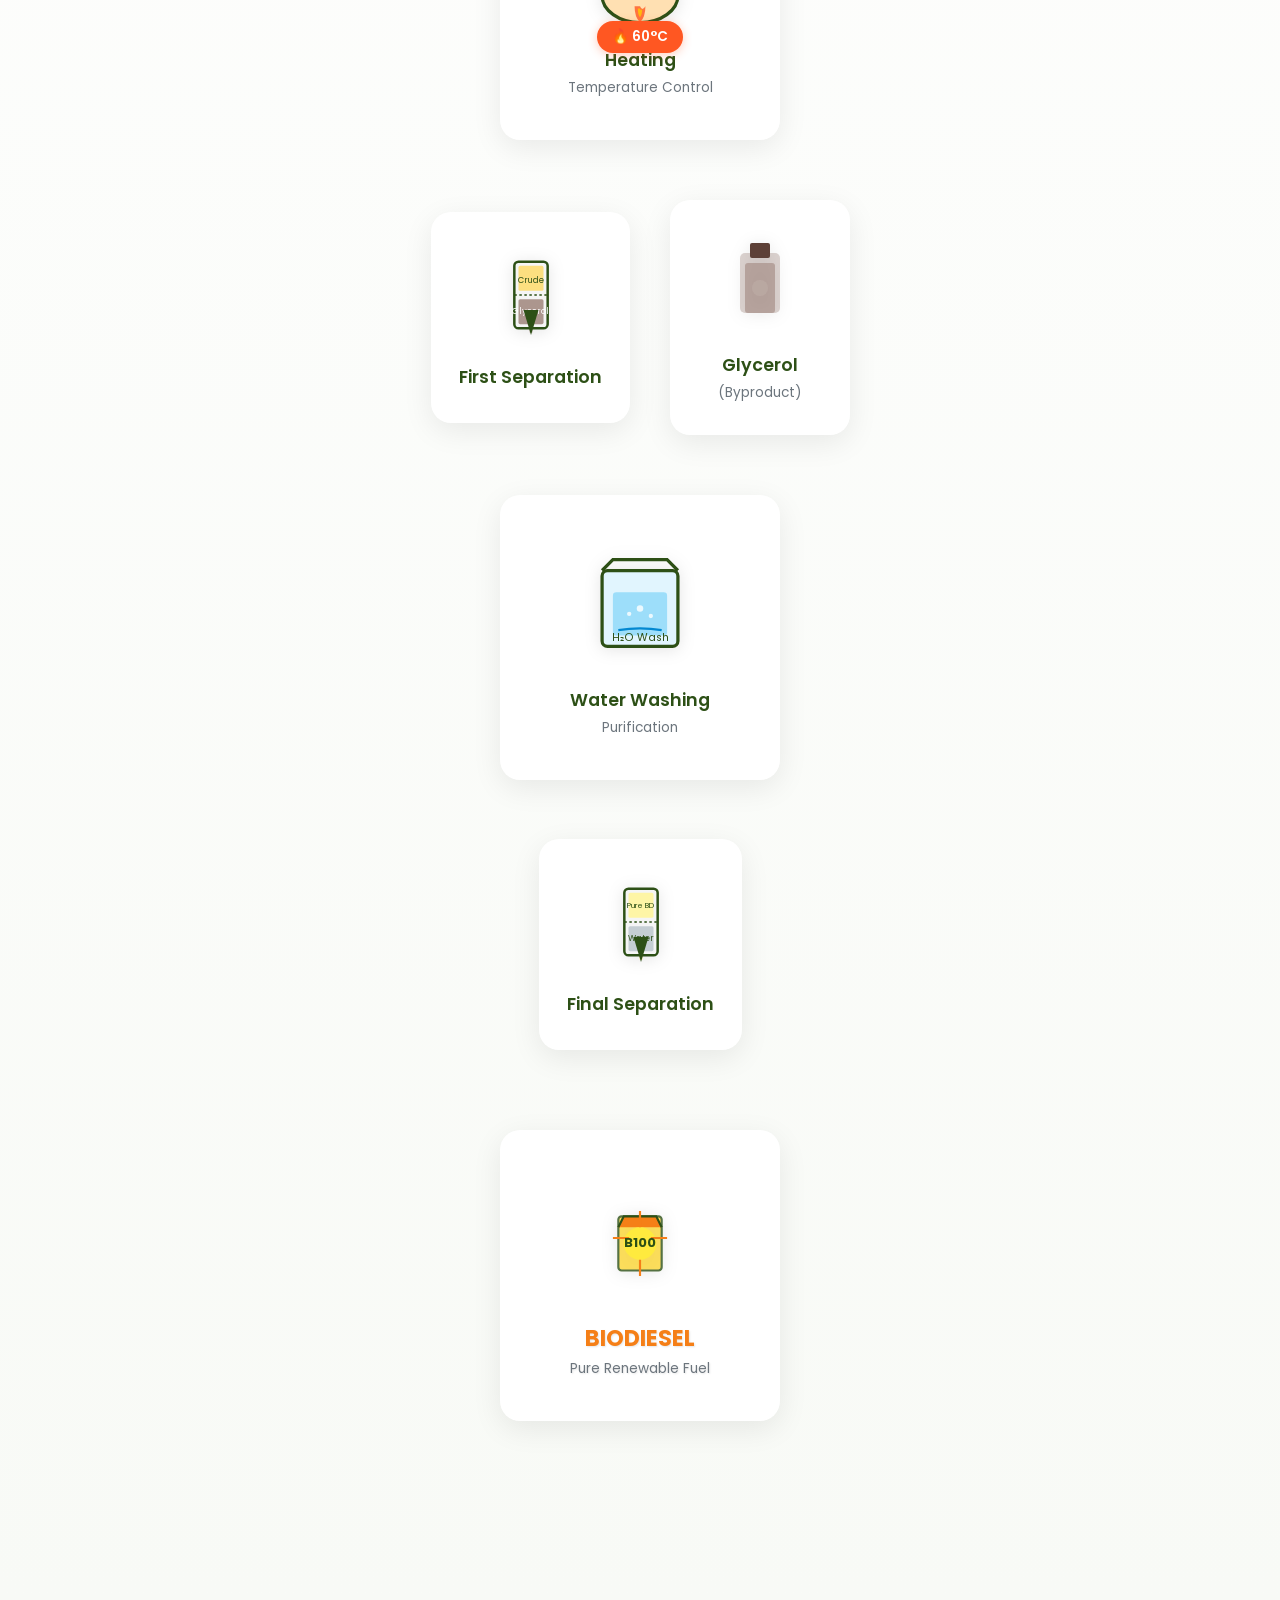
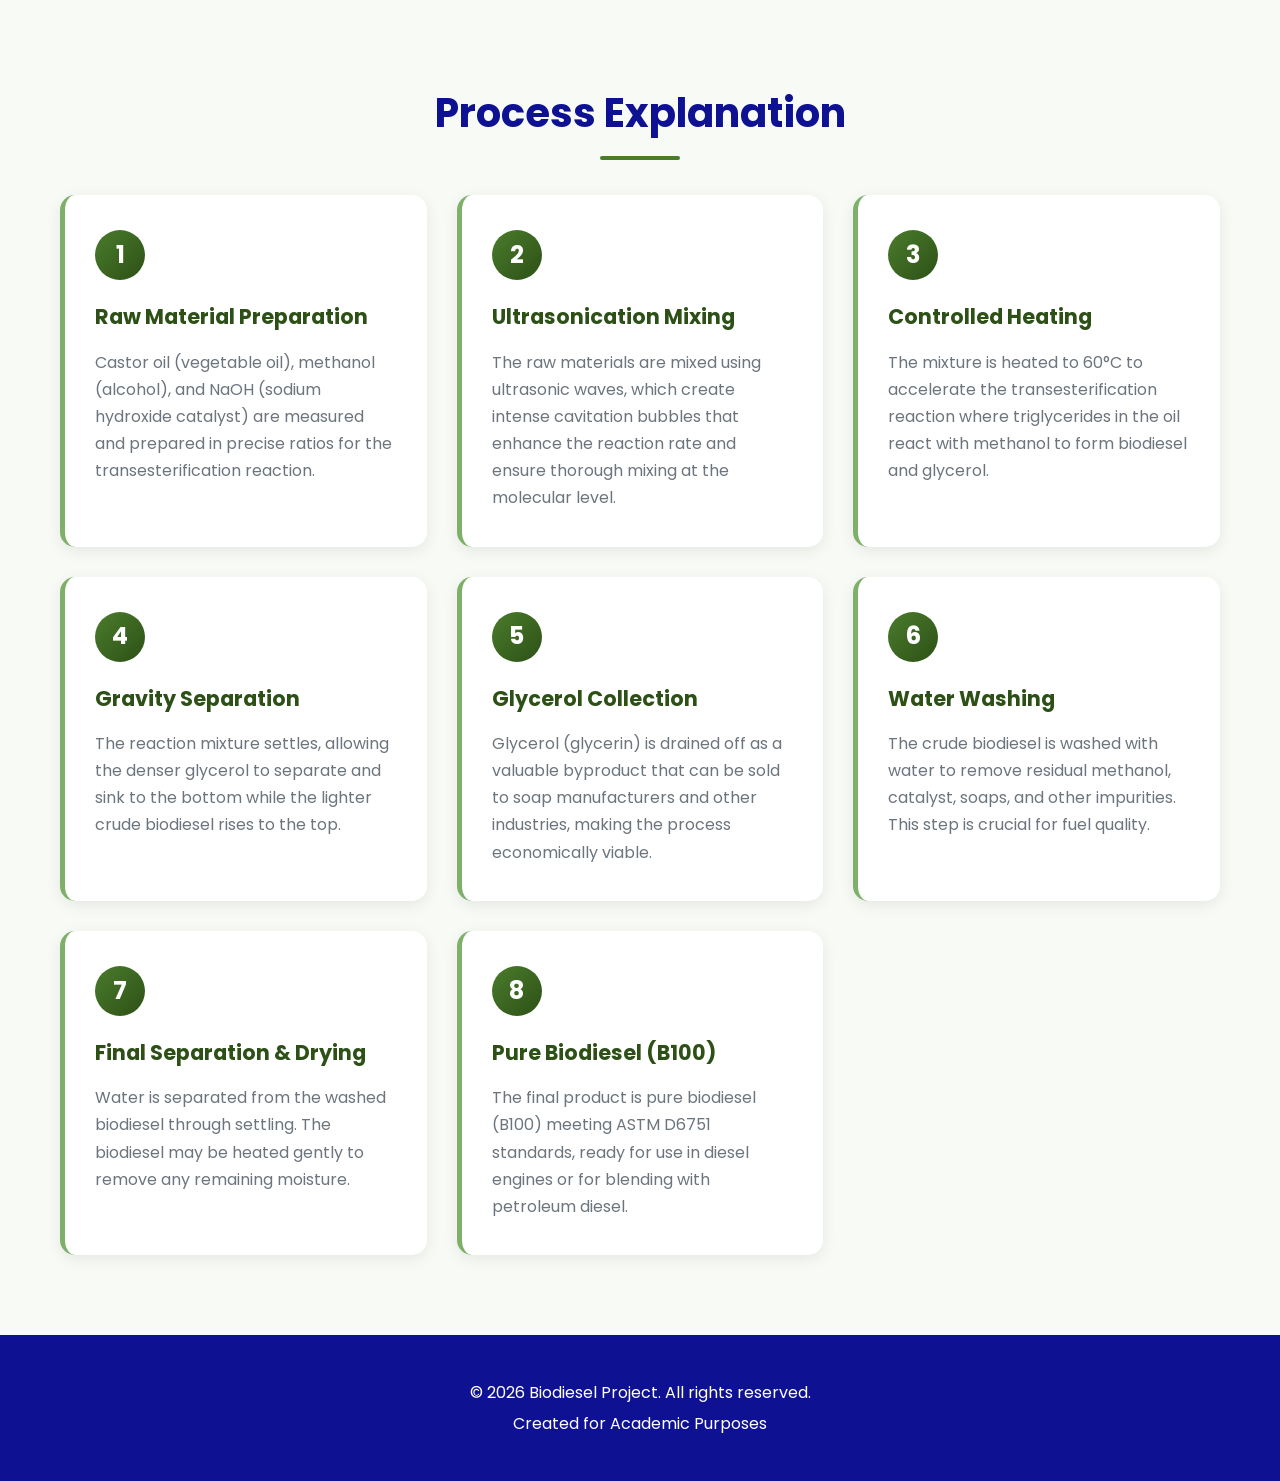
<file: process.html>
<!DOCTYPE html>
<html lang="en">
<head>
    <meta charset="UTF-8">
    <meta name="viewport" content="width=device-width, initial-scale=1.0">
    <title>Biodiesel Production Process - Step by Step</title>
    <link rel="stylesheet" href="styles.css">
    <link rel="stylesheet" href="process.css">
    <link href="https://fonts.googleapis.com/css2?family=Poppins:wght@300;400;600;700&display=swap" rel="stylesheet">
</head>
<body>
    <!-- Navigation -->
    <nav class="navbar">
        <div class="nav-container">
            <div class="nav-logo">🌱 Biodiesel Project</div>
            <ul class="nav-menu">
                <li><a href="index.html" class="nav-link">Home</a></li>
                <li><a href="about.html" class="nav-link">About</a></li>
                <li><a href="process.html" class="nav-link active">Process</a></li>
                <li><a href="applications.html" class="nav-link">Applications</a></li>
                <li><a href="benefits.html" class="nav-link">Benefits</a></li>
                <li><a href="future.html" class="nav-link">Flow Diagrams</a></li>
                <li><a href="contact.html" class="nav-link">Contact</a></li>
            </ul>
            <div class="hamburger">
                <span></span>
                <span></span>
                <span></span>
            </div>
        </div>
    </nav>

    <!-- Page Header -->
    <section class="page-header">
        <div class="header-overlay"></div>
        <div class="header-content">
            <h1 class="page-title fade-in-up">Production Process</h1>
            <p class="page-subtitle fade-in-up">Animated Step-by-Step Biodiesel Manufacturing</p>
        </div>
    </section>

    <!-- Process Animation Controls -->
    <section class="process-section">
        <div class="container-full">
            <div class="controls-panel">
                <button id="playBtn" class="control-btn play-btn">▶ Play Animation</button>
                <button id="pauseBtn" class="control-btn pause-btn" style="display: none;">⏸ Pause</button>
                <button id="resetBtn" class="control-btn reset-btn">↻ Reset</button>
                <div class="progress-indicator">
                    <span id="currentStep">Ready to start</span>
                </div>
            </div>

            <!-- Process Flow Diagram -->
            <div class="process-container">
                <!-- Row 1: Raw Materials -->
                <div class="process-row">
                    <div class="process-item" id="item-castor" data-step="1">
                        <div class="item-icon">
                            <svg viewBox="0 0 100 100" class="icon-bottle">
                                <rect x="30" y="20" width="40" height="60" rx="5" fill="#8B4513" opacity="0.3"/>
                                <rect x="35" y="30" width="30" height="50" rx="3" fill="#D2691E" opacity="0.6"/>
                                <rect x="40" y="10" width="20" height="15" rx="2" fill="#654321"/>
                                <circle cx="50" cy="55" r="8" fill="#FFA500" opacity="0.8"/>
                            </svg>
                        </div>
                        <div class="item-label">Castor Oil</div>
                    </div>

                    <div class="process-item" id="item-methanol" data-step="1">
                        <div class="item-icon">
                            <svg viewBox="0 0 100 100" class="icon-bottle">
                                <rect x="30" y="20" width="40" height="60" rx="5" fill="#4169E1" opacity="0.3"/>
                                <rect x="35" y="30" width="30" height="50" rx="3" fill="#1E90FF" opacity="0.6"/>
                                <rect x="40" y="10" width="20" height="15" rx="2" fill="#00008B"/>
                                <circle cx="50" cy="55" r="8" fill="#87CEEB" opacity="0.8"/>
                            </svg>
                        </div>
                        <div class="item-label">Methanol</div>
                    </div>

                    <div class="process-item" id="item-naoh" data-step="1">
                        <div class="item-icon">
                            <svg viewBox="0 0 100 100" class="icon-bottle">
                                <rect x="30" y="20" width="40" height="60" rx="5" fill="#32CD32" opacity="0.3"/>
                                <rect x="35" y="30" width="30" height="50" rx="3" fill="#90EE90" opacity="0.6"/>
                                <rect x="40" y="10" width="20" height="15" rx="2" fill="#228B22"/>
                                <circle cx="50" cy="55" r="8" fill="#98FB98" opacity="0.8"/>
                            </svg>
                        </div>
                        <div class="item-label">NaOH (Catalyst)</div>
                    </div>
                </div>

                <!-- Arrows from materials to mixing -->
                <svg class="arrow-svg" id="arrow-1">
                    <defs>
                        <marker id="arrowhead" markerWidth="10" markerHeight="10" refX="9" refY="3" orient="auto">
                            <polygon points="0 0, 10 3, 0 6" fill="#2d5016"/>
                        </marker>
                    </defs>
                    <path class="arrow-path" d="M 150 50 L 150 100" stroke="#2d5016" stroke-width="3" fill="none" marker-end="url(#arrowhead)"/>
                    <circle class="liquid-flow" r="4" fill="#FFA500">
                        <animateMotion dur="2s" repeatCount="indefinite" begin="indefinite">
                            <mpath href="#path1"/>
                        </animateMotion>
                    </circle>
                    <path id="path1" d="M 150 50 L 150 100" fill="none"/>
                </svg>

                <svg class="arrow-svg" id="arrow-2">
                    <path class="arrow-path" d="M 350 50 L 350 100" stroke="#2d5016" stroke-width="3" fill="none" marker-end="url(#arrowhead)"/>
                    <circle class="liquid-flow" r="4" fill="#1E90FF">
                        <animateMotion dur="2s" repeatCount="indefinite" begin="indefinite">
                            <mpath href="#path2"/>
                        </animateMotion>
                    </circle>
                    <path id="path2" d="M 350 50 L 350 100" fill="none"/>
                </svg>

                <svg class="arrow-svg" id="arrow-3">
                    <path class="arrow-path" d="M 550 50 L 550 100" stroke="#2d5016" stroke-width="3" fill="none" marker-end="url(#arrowhead)"/>
                    <circle class="liquid-flow" r="4" fill="#90EE90">
                        <animateMotion dur="2s" repeatCount="indefinite" begin="indefinite">
                            <mpath href="#path3"/>
                        </animateMotion>
                    </circle>
                    <path id="path3" d="M 550 50 L 550 100" fill="none"/>
                </svg>

                <!-- Row 2: Mixing Process -->
                <div class="process-row">
                    <div class="process-item large" id="item-ultrasonic" data-step="2">
                        <div class="item-icon">
                            <svg viewBox="0 0 120 120" class="icon-beaker">
                                <rect x="25" y="30" width="70" height="70" rx="5" fill="#E8F5E9" stroke="#2d5016" stroke-width="3"/>
                                <path d="M 25 30 L 35 20 L 85 20 L 95 30" fill="none" stroke="#2d5016" stroke-width="3"/>
                                <rect x="35" y="50" width="50" height="40" rx="3" fill="#81C784" opacity="0.7" class="liquid-level"/>
                                <circle cx="45" cy="70" r="3" fill="white" opacity="0.6" class="bubble"/>
                                <circle cx="60" cy="65" r="4" fill="white" opacity="0.6" class="bubble"/>
                                <circle cx="75" cy="75" r="3" fill="white" opacity="0.6" class="bubble"/>
                                <path d="M 40 85 Q 60 80 80 85" stroke="#4a7c2c" stroke-width="2" fill="none" class="wave"/>
                            </svg>
                        </div>
                        <div class="item-label">Ultrasonication<br/><small>Mixing & Reaction</small></div>
                    </div>
                </div>

                <!-- Arrow to heating -->
                <svg class="arrow-svg" id="arrow-4">
                    <path class="arrow-path" d="M 350 150 L 350 200" stroke="#2d5016" stroke-width="3" fill="none" marker-end="url(#arrowhead)"/>
                    <circle class="liquid-flow" r="4" fill="#81C784">
                        <animateMotion dur="2s" repeatCount="indefinite" begin="indefinite">
                            <mpath href="#path4"/>
                        </animateMotion>
                    </circle>
                    <path id="path4" d="M 350 150 L 350 200" fill="none"/>
                </svg>

                <!-- Row 3: Heating -->
                <div class="process-row">
                    <div class="process-item large" id="item-heating" data-step="3">
                        <div class="item-icon heating-icon">
                            <svg viewBox="0 0 120 120" class="icon-flask">
                                <ellipse cx="60" cy="90" rx="35" ry="25" fill="#FFE0B2" stroke="#2d5016" stroke-width="3"/>
                                <rect x="50" y="30" width="20" height="60" fill="#FFF3E0" stroke="#2d5016" stroke-width="3"/>
                                <circle cx="60" cy="25" r="8" fill="#2d5016"/>
                                <rect x="50" y="60" width="20" height="30" rx="3" fill="#FF9800" opacity="0.7" class="liquid-level"/>
                                
                                <!-- Flame Animation -->
                                <g class="flame-group">
                                    <path class="flame flame-1" d="M 55 100 Q 55 110 60 115 Q 65 110 65 100 Q 62 105 60 100 Z" fill="#FF5722" opacity="0.8"/>
                                    <path class="flame flame-2" d="M 58 102 Q 58 108 60 110 Q 62 108 62 102 Q 61 105 60 102 Z" fill="#FFC107" opacity="0.9"/>
                                </g>
                            </svg>
                            <div class="heat-indicator">🔥 60°C</div>
                        </div>
                        <div class="item-label">Heating<br/><small>Temperature Control</small></div>
                    </div>
                </div>

                <!-- Arrow to first separation -->
                <svg class="arrow-svg" id="arrow-5">
                    <path class="arrow-path" d="M 350 250 L 350 300" stroke="#2d5016" stroke-width="3" fill="none" marker-end="url(#arrowhead)"/>
                    <circle class="liquid-flow" r="4" fill="#FF9800">
                        <animateMotion dur="2s" repeatCount="indefinite" begin="indefinite">
                            <mpath href="#path5"/>
                        </animateMotion>
                    </circle>
                    <path id="path5" d="M 350 250 L 350 300" fill="none"/>
                </svg>

                <!-- Row 4: First Separation -->
                <div class="process-row">
                    <div class="process-item" id="item-separation1" data-step="4">
                        <div class="item-icon">
                            <svg viewBox="0 0 100 120" class="icon-separator">
                                <rect x="30" y="20" width="40" height="80" rx="5" fill="#F5F5F5" stroke="#2d5016" stroke-width="3"/>
                                <line x1="30" y1="60" x2="70" y2="60" stroke="#2d5016" stroke-width="2" stroke-dasharray="3,3"/>
                                <rect x="35" y="25" width="30" height="30" rx="2" fill="#FFD54F" opacity="0.7"/>
                                <text x="50" y="45" font-size="10" text-anchor="middle" fill="#2d5016">Crude</text>
                                <rect x="35" y="65" width="30" height="30" rx="2" fill="#8D6E63" opacity="0.7"/>
                                <text x="50" y="83" font-size="10" text-anchor="middle" fill="#fff">Glycerol</text>
                                <path d="M 50 95 L 50 105" stroke="#8D6E63" stroke-width="3" marker-end="url(#arrowhead)"/>
                            </svg>
                        </div>
                        <div class="item-label">First Separation</div>
                    </div>

                    <div class="process-item" id="item-glycerol" data-step="5">
                        <div class="item-icon">
                            <svg viewBox="0 0 100 100" class="icon-bottle">
                                <rect x="30" y="20" width="40" height="60" rx="5" fill="#8D6E63" opacity="0.3"/>
                                <rect x="35" y="30" width="30" height="50" rx="3" fill="#A1887F" opacity="0.6"/>
                                <rect x="40" y="10" width="20" height="15" rx="2" fill="#5D4037"/>
                                <circle cx="50" cy="55" r="8" fill="#BCAAA4" opacity="0.8"/>
                            </svg>
                        </div>
                        <div class="item-label">Glycerol<br/><small>(Byproduct)</small></div>
                    </div>
                </div>

                <!-- Arrow to washing -->
                <svg class="arrow-svg" id="arrow-6">
                    <path class="arrow-path" d="M 200 350 L 200 400" stroke="#2d5016" stroke-width="3" fill="none" marker-end="url(#arrowhead)"/>
                    <circle class="liquid-flow" r="4" fill="#FFD54F">
                        <animateMotion dur="2s" repeatCount="indefinite" begin="indefinite">
                            <mpath href="#path6"/>
                        </animateMotion>
                    </circle>
                    <path id="path6" d="M 200 350 L 200 400" fill="none"/>
                </svg>

                <!-- Row 5: Water Washing -->
                <div class="process-row">
                    <div class="process-item large" id="item-washing" data-step="6">
                        <div class="item-icon">
                            <svg viewBox="0 0 120 120" class="icon-washing">
                                <rect x="25" y="30" width="70" height="70" rx="5" fill="#E1F5FE" stroke="#2d5016" stroke-width="3"/>
                                <path d="M 25 30 L 35 20 L 85 20 L 95 30" fill="none" stroke="#2d5016" stroke-width="3"/>
                                <rect x="35" y="50" width="50" height="40" rx="3" fill="#81D4FA" opacity="0.7" class="liquid-level"/>
                                <circle cx="50" cy="70" r="2" fill="white" opacity="0.8" class="bubble"/>
                                <circle cx="60" cy="65" r="3" fill="white" opacity="0.8" class="bubble"/>
                                <circle cx="70" cy="72" r="2" fill="white" opacity="0.8" class="bubble"/>
                                <path d="M 40 85 Q 60 82 80 85" stroke="#0288D1" stroke-width="2" fill="none" class="wave"/>
                                <text x="60" y="95" font-size="10" text-anchor="middle" fill="#2d5016">H₂O Wash</text>
                            </svg>
                        </div>
                        <div class="item-label">Water Washing<br/><small>Purification</small></div>
                    </div>
                </div>

                <!-- Arrow to final separation -->
                <svg class="arrow-svg" id="arrow-7">
                    <path class="arrow-path" d="M 350 450 L 350 500" stroke="#2d5016" stroke-width="3" fill="none" marker-end="url(#arrowhead)"/>
                    <circle class="liquid-flow" r="4" fill="#81D4FA">
                        <animateMotion dur="2s" repeatCount="indefinite" begin="indefinite">
                            <mpath href="#path7"/>
                        </animateMotion>
                    </circle>
                    <path id="path7" d="M 350 450 L 350 500" fill="none"/>
                </svg>

                <!-- Row 6: Final Separation -->
                <div class="process-row">
                    <div class="process-item" id="item-separation2" data-step="7">
                        <div class="item-icon">
                            <svg viewBox="0 0 100 120" class="icon-separator">
                                <rect x="30" y="20" width="40" height="80" rx="5" fill="#F5F5F5" stroke="#2d5016" stroke-width="3"/>
                                <line x1="30" y1="60" x2="70" y2="60" stroke="#2d5016" stroke-width="2" stroke-dasharray="3,3"/>
                                <rect x="35" y="25" width="30" height="30" rx="2" fill="#FFF59D" opacity="0.9"/>
                                <text x="50" y="43" font-size="9" text-anchor="middle" fill="#2d5016">Pure BD</text>
                                <rect x="35" y="65" width="30" height="30" rx="2" fill="#B0BEC5" opacity="0.7"/>
                                <text x="50" y="83" font-size="10" text-anchor="middle" fill="#2d5016">Water</text>
                                <path d="M 50 95 L 50 105" stroke="#FDD835" stroke-width="3" marker-end="url(#arrowhead)"/>
                            </svg>
                        </div>
                        <div class="item-label">Final Separation</div>
                    </div>
                </div>

                <!-- Arrow to biodiesel -->
                <svg class="arrow-svg" id="arrow-8">
                    <path class="arrow-path" d="M 200 550 L 200 600" stroke="#2d5016" stroke-width="3" fill="none" marker-end="url(#arrowhead)"/>
                    <circle class="liquid-flow" r="4" fill="#FDD835">
                        <animateMotion dur="2s" repeatCount="indefinite" begin="indefinite">
                            <mpath href="#path8"/>
                        </animateMotion>
                    </circle>
                    <path id="path8" d="M 200 550 L 200 600" fill="none"/>
                </svg>

                <!-- Row 7: Final Product -->
                <div class="process-row final-row">
                    <div class="process-item large final-product" id="item-biodiesel" data-step="8">
                        <div class="item-icon">
                            <svg viewBox="0 0 120 120" class="icon-fuel">
                                <rect x="40" y="40" width="40" height="50" rx="3" fill="#FDD835" opacity="0.8" stroke="#2d5016" stroke-width="2"/>
                                <path d="M 40 50 L 45 40 L 75 40 L 80 50" fill="#F57F17" stroke="#2d5016" stroke-width="2"/>
                                <circle cx="60" cy="65" r="15" fill="#FFEB3B" opacity="0.9"/>
                                <path d="M 60 50 L 60 35 M 50 60 L 35 60 M 70 60 L 85 60 M 60 80 L 60 95" stroke="#F57F17" stroke-width="2"/>
                                <text x="60" y="68" font-size="12" font-weight="bold" text-anchor="middle" fill="#2d5016">B100</text>
                            </svg>
                        </div>
                        <div class="item-label final-label">BIODIESEL<br/><small>Pure Renewable Fuel</small></div>
                    </div>
                </div>
            </div>
        </div>
    </section>

    <!-- Process Description -->
    <section class="content-section alt-bg">
        <div class="container">
            <h2 class="section-title">Process Explanation</h2>
            <div class="process-steps">
                <div class="step-card fade-in-cards">
                    <div class="step-number">1</div>
                    <h3>Raw Material Preparation</h3>
                    <p>Castor oil (vegetable oil), methanol (alcohol), and NaOH (sodium hydroxide catalyst) are measured and prepared in precise ratios for the transesterification reaction.</p>
                </div>
                <div class="step-card fade-in-cards">
                    <div class="step-number">2</div>
                    <h3>Ultrasonication Mixing</h3>
                    <p>The raw materials are mixed using ultrasonic waves, which create intense cavitation bubbles that enhance the reaction rate and ensure thorough mixing at the molecular level.</p>
                </div>
                <div class="step-card fade-in-cards">
                    <div class="step-number">3</div>
                    <h3>Controlled Heating</h3>
                    <p>The mixture is heated to 60°C to accelerate the transesterification reaction where triglycerides in the oil react with methanol to form biodiesel and glycerol.</p>
                </div>
                <div class="step-card fade-in-cards">
                    <div class="step-number">4</div>
                    <h3>Gravity Separation</h3>
                    <p>The reaction mixture settles, allowing the denser glycerol to separate and sink to the bottom while the lighter crude biodiesel rises to the top.</p>
                </div>
                <div class="step-card fade-in-cards">
                    <div class="step-number">5</div>
                    <h3>Glycerol Collection</h3>
                    <p>Glycerol (glycerin) is drained off as a valuable byproduct that can be sold to soap manufacturers and other industries, making the process economically viable.</p>
                </div>
                <div class="step-card fade-in-cards">
                    <div class="step-number">6</div>
                    <h3>Water Washing</h3>
                    <p>The crude biodiesel is washed with water to remove residual methanol, catalyst, soaps, and other impurities. This step is crucial for fuel quality.</p>
                </div>
                <div class="step-card fade-in-cards">
                    <div class="step-number">7</div>
                    <h3>Final Separation & Drying</h3>
                    <p>Water is separated from the washed biodiesel through settling. The biodiesel may be heated gently to remove any remaining moisture.</p>
                </div>
                <div class="step-card fade-in-cards">
                    <div class="step-number">8</div>
                    <h3>Pure Biodiesel (B100)</h3>
                    <p>The final product is pure biodiesel (B100) meeting ASTM D6751 standards, ready for use in diesel engines or for blending with petroleum diesel.</p>
                </div>
            </div>
        </div>
    </section>

    <!-- Footer -->
    <footer class="footer">
        <div class="container">
            <p>&copy; 2026 Biodiesel Project. All rights reserved.</p>
            <p>Created for Academic Purposes</p>
        </div>
    </footer>

    <script src="script.js"></script>
    <script src="process.js"></script>
</body>
</html>
</file>
<file: styles.css>
* {
    margin: 0;
    padding: 0;
    box-sizing: border-box;
}

:root {
    --primary-green: #0f1193;
    --accent-green: #4a7c2c;
    --light-green: #7fb069;
    --bg-light: #f8faf6;
    --bg-white: #ffffff;
    --text-dark: #2c3e50;
    --text-light: #6c757d;
    --shadow: rgba(0, 0, 0, 0.1);
    --transition: all 0.3s cubic-bezier(0.4, 0, 0.2, 1);
}

body {
    font-family: 'Poppins', sans-serif;
    color: var(--text-dark);
    background-color: var(--bg-light);
    line-height: 1.6;
    overflow-x: hidden;
}

.container {
    max-width: 1200px;
    margin: 0 auto;
    padding: 0 20px;
}

/* ========================
   NAVIGATION
   ======================== */

.navbar {
    position: fixed;
    top: 0;
    width: 100%;
    background: rgba(255, 255, 255, 0.95);
    backdrop-filter: blur(10px);
    box-shadow: 0 2px 20px var(--shadow);
    z-index: 1000;
    transition: var(--transition);
}

.nav-container {
    max-width: 1200px;
    margin: 0 auto;
    padding: 0 20px;
    display: flex;
    justify-content: space-between;
    align-items: center;
    height: 70px;
}

.nav-logo {
    font-size: 1.5rem;
    font-weight: 700;
    color: var(--primary-green);
    cursor: pointer;
}

.nav-menu {
    display: flex;
    list-style: none;
    gap: 30px;
}

.nav-link {
    color: var(--text-dark);
    text-decoration: none;
    font-weight: 500;
    position: relative;
    transition: var(--transition);
    padding: 5px 0;
}

.nav-link::after {
    content: '';
    position: absolute;
    bottom: 0;
    left: 0;
    width: 0;
    height: 2px;
    background: var(--accent-green);
    transition: var(--transition);
}

.nav-link:hover::after,
.nav-link.active::after {
    width: 100%;
}

.nav-link.active {
    color: var(--accent-green);
}

.hamburger {
    display: none;
    flex-direction: column;
    cursor: pointer;
    gap: 4px;
}

.hamburger span {
    width: 25px;
    height: 3px;
    background: var(--primary-green);
    border-radius: 3px;
    transition: var(--transition);
}

/* ========================
   HERO SECTION
   ======================== */

.hero {
    position: relative;
    height: 100vh;
    display: flex;
    align-items: center;
    justify-content: center;
    background-image: url(images/new.image.jpeg);
   
    background-size: cover;
    /* background: linear-gradient(135deg, var(--primary-green) 0%, var(--accent-green) 100%); */
    
}

.hero::before {
    content: '';
    position: absolute;
    width: 200%;
    height: 200%;
    background: 
        radial-gradient(circle at 20% 50%, rgba(127, 176, 105, 0.2) 0%, transparent 50%),
        radial-gradient(circle at 80% 80%, rgba(45, 80, 22, 0.3) 0%, transparent 50%);
    animation: gradient-shift 15s ease infinite;
}

@keyframes gradient-shift {
    0%, 100% { transform: translate(0, 0) rotate(0deg); }
    50% { transform: translate(-10%, -10%) rotate(5deg); }
}

.hero-overlay {
    position: absolute;
    inset: 0;
    background: rgba(0, 0, 0, 0.3);
}

.hero-content {
    position: relative;
    text-align: center;
    color: white;
    z-index: 2;
    padding: 20px;
}

.hero-title {
    font-size: 5rem;
    font-weight: 700;
    margin-bottom: 10px;
    text-shadow: 2px 4px 10px rgba(0, 0, 0, 0.3);
    letter-spacing: 2px;
}

.hero-subtitle {
    font-size: 2rem;
    font-weight: 400;
    margin-bottom: 15px;
    opacity: 0.95;
}

.hero-tagline {
    font-size: 1.2rem;
    margin-bottom: 40px;
    opacity: 0.9;
    font-weight: 300;
}

.hero-cta {
    display: flex;
    gap: 20px;
    justify-content: center;
    flex-wrap: wrap;
}

.btn {
    padding: 15px 40px;
    border-radius: 50px;
    text-decoration: none;
    font-weight: 600;
    transition: var(--transition);
    cursor: pointer;
    border: none;
    font-size: 1rem;
}

.btn-primary {
    background: white;
    color: var(--primary-green);
    box-shadow: 0 4px 15px rgba(0, 0, 0, 0.2);
}

.btn-primary:hover {
    transform: translateY(-3px);
    box-shadow: 0 6px 25px rgba(0, 0, 0, 0.3);
}

.btn-secondary {
    background: transparent;
    color: white;
    border: 2px solid white;
}

.btn-secondary:hover {
    background: white;
    color: var(--primary-green);
    transform: translateY(-3px);
}

.scroll-indicator {
    position: absolute;
    bottom: 40px;
    left: 50%;
    transform: translateX(-50%);
}

.scroll-arrow {
    width: 30px;
    height: 50px;
    border: 2px solid white;
    border-radius: 20px;
    position: relative;
}

.scroll-arrow::after {
    content: '';
    position: absolute;
    top: 10px;
    left: 50%;
    transform: translateX(-50%);
    width: 6px;
    height: 6px;
    background: white;
    border-radius: 50%;
    animation: scroll-down 2s infinite;
}

@keyframes scroll-down {
    0% { top: 10px; opacity: 1; }
    100% { top: 30px; opacity: 0; }
}

/* ========================
   ANIMATIONS
   ======================== */

.fade-in-up {
    opacity: 0;
    animation: fadeInUp 1s ease forwards;
}

@keyframes fadeInUp {
    to {
        opacity: 1;
        transform: translateY(0);
    }
    from {
        opacity: 0;
        transform: translateY(30px);
    }
}

.fade-in-cards {
    opacity: 0;
}

.fade-in-cards.animate {
    animation: fadeIn 0.8s ease forwards;
}

@keyframes fadeIn {
    to { opacity: 1; }
}

.slide-in-left {
    opacity: 0;
    transform: translateX(-50px);
}

.slide-in-left.animate {
    animation: slideInLeft 0.8s ease forwards;
}

@keyframes slideInLeft {
    to {
        opacity: 1;
        transform: translateX(0);
    }
}

.slide-in-right {
    opacity: 0;
    transform: translateX(50px);
}

.slide-in-right.animate {
    animation: slideInRight 0.8s ease forwards;
}

@keyframes slideInRight {
    to {
        opacity: 1;
        transform: translateX(0);
    }
}

/* ========================
   SECTIONS
   ======================== */

.project-details {
    padding: 80px 0;
    background: white;
}

.detail-grid {
    display: grid;
    grid-template-columns: repeat(auto-fit, minmax(300px, 1fr));
    gap: 30px;
    margin-top: 40px;
}

.detail-card {
    background: var(--bg-light);
    padding: 40px 30px;
    border-radius: 15px;
    text-align: center;
    transition: var(--transition);
    border: 2px solid transparent;
}

.detail-card:hover {
    transform: translateY(-10px);
    box-shadow: 0 10px 30px var(--shadow);
    border-color: var(--light-green);
}

.detail-icon {
    font-size: 3rem;
    margin-bottom: 20px;
}

.detail-card h3 {
    font-size: 1.5rem;
    color: var(--primary-green);
    margin-bottom: 10px;
}

.detail-card p {
    color: var(--text-light);
    font-size: 1rem;
}

.detail-meta {
    font-size: 0.9rem;
    margin-top: 5px;
}

/* ========================
   TEAM SECTION
   ======================== */

.team-section {
    padding: 80px 0;
    background: var(--bg-light);
}

.section-title {
    font-size: 2.5rem;
    color: var(--primary-green);
    text-align: center;
    margin-bottom: 50px;
    position: relative;
}

.section-title::after {
    content: '';
    position: absolute;
    bottom: -15px;
    left: 50%;
    transform: translateX(-50%);
    width: 80px;
    height: 4px;
    background: var(--accent-green);
    border-radius: 2px;
}

.team-grid {
    display: grid;
    grid-template-columns: repeat(auto-fit, minmax(250px, 1fr));
    gap: 30px;
}

.team-card {
    background: white;
    padding: 40px 20px;
    border-radius: 15px;
    text-align: center;
    transition: var(--transition);
    box-shadow: 0 4px 15px var(--shadow);
}

.team-card:hover {
    transform: translateY(-10px) scale(1.02);
    box-shadow: 0 8px 25px rgba(74, 124, 44, 0.2);
}

.team-avatar {
    font-size: 4rem;
    margin-bottom: 20px;
}

.team-card h3 {
    font-size: 1.3rem;
    color: var(--primary-green);
    margin-bottom: 8px;
}

.team-role {
    color: var(--accent-green);
    font-weight: 500;
    margin-bottom: 5px;
}

.team-id {
    color: var(--text-light);
    font-size: 0.9rem;
}

/* ========================
   INTRO SECTION
   ======================== */

.intro-section {
    padding: 80px 0;
    background: white;
}

.intro-content {
    display: grid;
    grid-template-columns: 1fr 1fr;
    gap: 60px;
    align-items: center;
}

.intro-text h2 {
    text-align: left;
}

.intro-text h2::after {
    left: 0;
    transform: none;
}

.intro-paragraph {
    margin-bottom: 20px;
    color: var(--text-light);
    line-height: 1.8;
    font-size: 1.05rem;
}

.intro-stats {
    display: flex;
    gap: 30px;
    margin-top: 40px;
}

.stat-item {
    text-align: center;
}

.stat-number {
    font-size: 2.5rem;
    font-weight: 700;
    color: var(--accent-green);
    margin-bottom: 5px;
}

.stat-label {
    color: var(--text-light);
    font-size: 0.9rem;
}

.intro-image {
    position: relative;
}

.image-placeholder {
    background: linear-gradient(135deg, var(--light-green), var(--accent-green));
    border-radius: 20px;
    height: 400px;
    display: flex;
    align-items: center;
    justify-content: center;
    position: relative;
    overflow: hidden;
    box-shadow: 0 10px 40px rgba(74, 124, 44, 0.3);
}

.fuel-drop-animation {
    position: relative;
    width: 100%;
    height: 100%;
}

.drop {
    position: absolute;
    width: 20px;
    height: 30px;
    background: rgba(255, 255, 255, 0.6);
    border-radius: 50% 50% 50% 0;
    transform: rotate(-45deg);
    animation: dropFall 3s ease-in-out infinite;
}

.drop:nth-child(1) {
    left: 30%;
    animation-delay: 0s;
}

.drop:nth-child(2) {
    left: 50%;
    animation-delay: 1s;
}

.drop:nth-child(3) {
    left: 70%;
    animation-delay: 2s;
}

@keyframes dropFall {
    0% {
        top: -10%;
        opacity: 0;
    }
    10% {
        opacity: 1;
    }
    90% {
        opacity: 1;
    }
    100% {
        top: 110%;
        opacity: 0;
    }
}

/* ========================
   FOOTER
   ======================== */

.footer {
    background: var(--primary-green);
    color: white;
    padding: 40px 0;
    text-align: center;
}

.footer p {
    margin: 5px 0;
}

/* ========================
   PAGE HEADER
   ======================== */

.page-header {
    position: relative;
    height: 50vh;
    min-height: 400px;
    display: flex;
    align-items: center;
    justify-content: center;
    background: linear-gradient(135deg, var(--primary-green) 0%, var(--accent-green) 100%);
    margin-top: 70px;
    overflow: hidden;
}

.page-header::before {
    content: '';
    position: absolute;
    inset: 0;
    background: 
        radial-gradient(circle at 30% 50%, rgba(127, 176, 105, 0.2) 0%, transparent 50%),
        radial-gradient(circle at 70% 70%, rgba(45, 80, 22, 0.3) 0%, transparent 50%);
    animation: gradient-shift 12s ease infinite;
}

.header-overlay {
    position: absolute;
    inset: 0;
    background: rgba(0, 0, 0, 0.2);
}

.header-content {
    position: relative;
    text-align: center;
    color: white;
    z-index: 2;
    padding: 20px;
}

.page-title {
    font-size: 3.5rem;
    font-weight: 700;
    margin-bottom: 15px;
    text-shadow: 2px 4px 10px rgba(0, 0, 0, 0.3);
}

.page-subtitle {
    font-size: 1.3rem;
    opacity: 0.95;
    font-weight: 300;
}

/* ========================
   CONTENT SECTIONS
   ======================== */

.content-section {
    padding: 80px 0;
}

.alt-bg {
    background: var(--bg-light);
}

.content-grid {
    display: grid;
    grid-template-columns: 1fr 1fr;
    gap: 60px;
    align-items: start;
}

.content-text h2 {
    text-align: left;
}

.content-text h2::after {
    left: 0;
    transform: none;
}

.content-paragraph {
    margin-bottom: 20px;
    color: var(--text-light);
    line-height: 1.8;
    font-size: 1.05rem;
}

.content-visual {
    display: flex;
    flex-direction: column;
    gap: 20px;
}

.visual-card {
    background: white;
    padding: 30px;
    border-radius: 15px;
    text-align: center;
    box-shadow: 0 4px 15px var(--shadow);
    transition: var(--transition);
}

.visual-card:hover {
    transform: translateX(10px);
    box-shadow: 0 8px 25px rgba(74, 124, 44, 0.2);
}

.icon-large {
    font-size: 3rem;
    margin-bottom: 15px;
}

.visual-card h3 {
    color: var(--primary-green);
    margin-bottom: 10px;
    font-size: 1.2rem;
}

.visual-card p {
    color: var(--text-light);
    font-size: 0.95rem;
}

/* ========================
   IMPORTANCE GRID
   ======================== */

.importance-grid {
    display: grid;
    grid-template-columns: repeat(auto-fit, minmax(300px, 1fr));
    gap: 30px;
    margin-top: 50px;
}

.importance-card {
    background: white;
    padding: 40px 30px;
    border-radius: 15px;
    text-align: center;
    transition: var(--transition);
    box-shadow: 0 4px 15px var(--shadow);
    border-top: 4px solid var(--light-green);
}

.importance-card:hover {
    transform: translateY(-10px);
    box-shadow: 0 10px 30px rgba(74, 124, 44, 0.2);
    border-top-color: var(--accent-green);
}

.importance-icon {
    font-size: 3.5rem;
    margin-bottom: 20px;
}

.importance-card h3 {
    color: var(--primary-green);
    margin-bottom: 15px;
    font-size: 1.3rem;
}

.importance-card p {
    color: var(--text-light);
    line-height: 1.7;
    font-size: 1rem;
}

/* ========================
   TIMELINE
   ======================== */

.timeline {
    position: relative;
    max-width: 900px;
    margin: 50px auto;
    padding: 20px 0;
}

.timeline::before {
    content: '';
    position: absolute;
    left: 50%;
    transform: translateX(-50%);
    width: 4px;
    height: 100%;
    background: var(--light-green);
    border-radius: 2px;
}

.timeline-item {
    display: grid;
    grid-template-columns: 1fr 40px 1fr;
    gap: 30px;
    margin-bottom: 60px;
    position: relative;
}

.timeline-item:nth-child(even) .timeline-content {
    grid-column: 1;
    text-align: right;
}

.timeline-item:nth-child(even) .timeline-marker {
    grid-column: 2;
}

.timeline-item:nth-child(odd) .timeline-content {
    grid-column: 3;
    text-align: left;
}

.timeline-item:nth-child(odd) .timeline-marker {
    grid-column: 2;
}

.timeline-marker {
    display: flex;
    justify-content: center;
    align-items: center;
}

.timeline-dot {
    width: 20px;
    height: 20px;
    background: white;
    border: 4px solid var(--accent-green);
    border-radius: 50%;
    box-shadow: 0 0 0 4px var(--bg-light);
    position: relative;
    z-index: 2;
}

.timeline-content {
    background: white;
    padding: 30px;
    border-radius: 15px;
    box-shadow: 0 4px 15px var(--shadow);
    transition: var(--transition);
}

.timeline-content:hover {
    transform: scale(1.03);
    box-shadow: 0 8px 25px rgba(74, 124, 44, 0.2);
}

.timeline-year {
    font-size: 1.5rem;
    font-weight: 700;
    color: var(--accent-green);
    margin-bottom: 10px;
}

.timeline-content h3 {
    color: var(--primary-green);
    margin-bottom: 15px;
    font-size: 1.3rem;
}

.timeline-content p {
    color: var(--text-light);
    line-height: 1.7;
}

/* ========================
   FACTS GRID
   ======================== */

.facts-grid {
    display: grid;
    grid-template-columns: repeat(auto-fit, minmax(200px, 1fr));
    gap: 30px;
    margin-top: 50px;
}

.fact-card {
    background: white;
    padding: 40px 20px;
    border-radius: 15px;
    text-align: center;
    box-shadow: 0 4px 15px var(--shadow);
    transition: var(--transition);
    border: 2px solid transparent;
}

.fact-card:hover {
    transform: translateY(-5px) rotate(2deg);
    box-shadow: 0 10px 30px rgba(74, 124, 44, 0.2);
    border-color: var(--light-green);
}

.fact-number {
    font-size: 2.5rem;
    font-weight: 700;
    color: var(--accent-green);
    margin-bottom: 15px;
}

.fact-card p {
    color: var(--text-light);
    font-size: 0.95rem;
    line-height: 1.5;
}

/* ========================
   RESPONSIVE DESIGN
   ======================== */

@media (max-width: 768px) {
    .nav-menu {
        position: fixed;
        left: -100%;
        top: 70px;
        flex-direction: column;
        background: white;
        width: 100%;
        text-align: center;
        transition: var(--transition);
        box-shadow: 0 10px 27px var(--shadow);
        padding: 20px 0;
    }

    .nav-menu.active {
        left: 0;
    }

    .hamburger {
        display: flex;
    }

    .hamburger.active span:nth-child(1) {
        transform: rotate(45deg) translate(5px, 5px);
    }

    .hamburger.active span:nth-child(2) {
        opacity: 0;
    }

    .hamburger.active span:nth-child(3) {
        transform: rotate(-45deg) translate(7px, -6px);
    }

    .hero-title {
        font-size: 3rem;
    }

    .hero-subtitle {
        font-size: 1.5rem;
    }

    .intro-content {
        grid-template-columns: 1fr;
    }

    .intro-stats {
        flex-wrap: wrap;
    }

    .detail-grid,
    .team-grid {
        grid-template-columns: 1fr;
    }

    .page-title {
        font-size: 2.5rem;
    }

    .content-grid {
        grid-template-columns: 1fr;
        gap: 40px;
    }

    .timeline::before {
        left: 20px;
    }

    .timeline-item {
        grid-template-columns: 40px 1fr;
        gap: 20px;
    }

    .timeline-item:nth-child(even) .timeline-content,
    .timeline-item:nth-child(odd) .timeline-content {
        grid-column: 2;
        text-align: left;
    }

    .timeline-item:nth-child(even) .timeline-marker,
    .timeline-item:nth-child(odd) .timeline-marker {
        grid-column: 1;
    }
}

/* ========================
   APPLICATIONS PAGE
   ======================== */

.applications-grid {
    display: grid;
    grid-template-columns: repeat(auto-fit, minmax(320px, 1fr));
    gap: 30px;
    margin-top: 50px;
}

.app-card {
    background: white;
    padding: 40px 30px;
    border-radius: 20px;
    box-shadow: 0 4px 20px var(--shadow);
    transition: var(--transition);
    border-top: 4px solid var(--light-green);
    position: relative;
    overflow: hidden;
}

.app-card::before {
    content: '';
    position: absolute;
    top: 0;
    left: -100%;
    width: 100%;
    height: 100%;
    background: linear-gradient(90deg, transparent, rgba(127, 176, 105, 0.1), transparent);
    transition: left 0.5s ease;
}

.app-card:hover::before {
    left: 100%;
}

.app-card:hover {
    transform: translateY(-10px);
    box-shadow: 0 12px 35px rgba(74, 124, 44, 0.2);
    border-top-color: var(--accent-green);
}

.app-icon {
    font-size: 4rem;
    margin-bottom: 20px;
    text-align: center;
    animation: iconFloat 3s ease-in-out infinite;
}

@keyframes iconFloat {
    0%, 100% { transform: translateY(0); }
    50% { transform: translateY(-10px); }
}

.app-card h3 {
    color: var(--primary-green);
    font-size: 1.4rem;
    margin-bottom: 15px;
}

.app-card p {
    color: var(--text-light);
    line-height: 1.8;
    font-size: 1rem;
    margin-bottom: 20px;
}

.app-stats {
    display: flex;
    gap: 10px;
    flex-wrap: wrap;
}

.stat-badge {
    background: linear-gradient(135deg, var(--light-green), var(--accent-green));
    color: white;
    padding: 8px 20px;
    border-radius: 20px;
    font-size: 0.9rem;
    font-weight: 600;
}

/* Sector Cards */
.sector-grid {
    display: grid;
    grid-template-columns: repeat(auto-fit, minmax(450px, 1fr));
    gap: 30px;
    margin-top: 50px;
}

.sector-card {
    background: white;
    padding: 35px;
    border-radius: 20px;
    box-shadow: 0 4px 20px var(--shadow);
    transition: var(--transition);
}

.sector-card:hover {
    transform: scale(1.02);
    box-shadow: 0 8px 30px rgba(74, 124, 44, 0.2);
}

.sector-header {
    display: flex;
    align-items: center;
    gap: 20px;
    margin-bottom: 25px;
    padding-bottom: 20px;
    border-bottom: 2px solid var(--bg-light);
}

.sector-icon {
    font-size: 3rem;
    flex-shrink: 0;
}

.sector-card h3 {
    color: var(--primary-green);
    font-size: 1.4rem;
}

.sector-list {
    list-style: none;
    padding: 0;
}

.sector-list li {
    padding: 12px 0 12px 35px;
    color: var(--text-light);
    position: relative;
    line-height: 1.6;
    transition: var(--transition);
}

.sector-list li::before {
    content: '✓';
    position: absolute;
    left: 0;
    color: var(--accent-green);
    font-weight: 700;
    font-size: 1.2rem;
}

.sector-list li:hover {
    color: var(--primary-green);
    padding-left: 40px;
}

/* Special Applications */
.special-apps {
    display: grid;
    grid-template-columns: repeat(auto-fit, minmax(350px, 1fr));
    gap: 30px;
    margin-top: 50px;
}

.special-card {
    background: linear-gradient(135deg, white 0%, var(--bg-light) 100%);
    padding: 40px 30px;
    border-radius: 20px;
    box-shadow: 0 4px 20px var(--shadow);
    transition: var(--transition);
    text-align: center;
    border: 2px solid transparent;
}

.special-card:hover {
    transform: translateY(-8px) rotate(1deg);
    box-shadow: 0 12px 35px rgba(74, 124, 44, 0.25);
    border-color: var(--light-green);
}

.special-badge {
    width: 80px;
    height: 80px;
    margin: 0 auto 20px;
    background: linear-gradient(135deg, var(--light-green), var(--accent-green));
    border-radius: 50%;
    display: flex;
    align-items: center;
    justify-content: center;
    font-size: 2.5rem;
    box-shadow: 0 4px 15px rgba(74, 124, 44, 0.3);
}

.special-card h3 {
    color: var(--primary-green);
    font-size: 1.3rem;
    margin-bottom: 15px;
}

.special-card p {
    color: var(--text-light);
    line-height: 1.7;
    font-size: 1rem;
}

/* Blend Cards */
.blend-grid {
    display: grid;
    grid-template-columns: repeat(auto-fit, minmax(280px, 1fr));
    gap: 30px;
    margin-top: 50px;
}

.blend-card {
    background: white;
    padding: 40px 30px;
    border-radius: 20px;
    box-shadow: 0 4px 20px var(--shadow);
    text-align: center;
    transition: var(--transition);
    position: relative;
    overflow: hidden;
}

.blend-card::after {
    content: '';
    position: absolute;
    top: -50%;
    right: -50%;
    width: 200%;
    height: 200%;
    background: radial-gradient(circle, rgba(127, 176, 105, 0.1) 0%, transparent 70%);
    transform: scale(0);
    transition: transform 0.5s ease;
}

.blend-card:hover::after {
    transform: scale(1);
}

.blend-card:hover {
    transform: translateY(-10px);
    box-shadow: 0 12px 40px rgba(74, 124, 44, 0.25);
}

.blend-label {
    width: 100px;
    height: 100px;
    margin: 0 auto 25px;
    background: linear-gradient(135deg, var(--accent-green), var(--primary-green));
    border-radius: 50%;
    display: flex;
    align-items: center;
    justify-content: center;
    font-size: 2rem;
    font-weight: 700;
    color: white;
    box-shadow: 0 6px 20px rgba(74, 124, 44, 0.4);
    position: relative;
    z-index: 1;
}

.blend-card h3 {
    color: var(--primary-green);
    font-size: 1.4rem;
    margin-bottom: 15px;
    position: relative;
    z-index: 1;
}

.blend-card p {
    color: var(--text-light);
    line-height: 1.7;
    margin-bottom: 20px;
    position: relative;
    z-index: 1;
}

.blend-use {
    background: var(--bg-light);
    padding: 10px 20px;
    border-radius: 20px;
    color: var(--accent-green);
    font-weight: 600;
    font-size: 0.9rem;
    position: relative;
    z-index: 1;
}

/* Responsive for Applications */
@media (max-width: 768px) {
    .applications-grid,
    .sector-grid,
    .special-apps,
    .blend-grid {
        grid-template-columns: 1fr;
    }

    .sector-grid {
        gap: 20px;
    }
}

/* ========================
   BENEFITS PAGE
   ======================== */

.benefits-grid {
    display: grid;
    grid-template-columns: repeat(auto-fit, minmax(350px, 1fr));
    gap: 35px;
    margin-top: 50px;
}

.benefit-card {
    background: white;
    padding: 40px 35px;
    border-radius: 20px;
    box-shadow: 0 4px 20px var(--shadow);
    transition: var(--transition);
    position: relative;
    overflow: hidden;
}

.benefit-card::before {
    content: '';
    position: absolute;
    top: 0;
    left: 0;
    width: 5px;
    height: 100%;
    transition: width 0.3s ease;
}

.benefit-card.env::before {
    background: linear-gradient(to bottom, #4caf50, #81c784);
}

.benefit-card.econ::before {
    background: linear-gradient(to bottom, #ff9800, #ffb74d);
}

.benefit-card.tech::before {
    background: linear-gradient(to bottom, #2196f3, #64b5f6);
}

.benefit-card:hover::before {
    width: 100%;
    opacity: 0.1;
}

.benefit-card:hover {
    transform: translateY(-10px);
    box-shadow: 0 15px 40px rgba(0, 0, 0, 0.15);
}

.benefit-icon-wrapper {
    width: 80px;
    height: 80px;
    margin-bottom: 25px;
    background: linear-gradient(135deg, var(--bg-light), white);
    border-radius: 50%;
    display: flex;
    align-items: center;
    justify-content: center;
    box-shadow: 0 4px 15px rgba(0, 0, 0, 0.1);
}

.benefit-icon {
    font-size: 2.5rem;
}

.benefit-card h3 {
    color: var(--primary-green);
    font-size: 1.4rem;
    margin-bottom: 15px;
}

.benefit-card p {
    color: var(--text-light);
    line-height: 1.8;
    margin-bottom: 25px;
}

.benefit-metric {
    display: flex;
    align-items: center;
    gap: 15px;
    padding-top: 20px;
    border-top: 2px solid var(--bg-light);
}

.metric-value {
    font-size: 2rem;
    font-weight: 700;
    color: var(--accent-green);
}

.metric-label {
    font-size: 0.9rem;
    color: var(--text-light);
}

/* Comparison Table */
.comparison-table {
    background: white;
    border-radius: 20px;
    overflow: hidden;
    box-shadow: 0 4px 20px var(--shadow);
    margin-top: 50px;
}

.comparison-header {
    display: grid;
    grid-template-columns: 2fr 1.5fr 1.5fr;
    background: linear-gradient(135deg, var(--primary-green), var(--accent-green));
    color: white;
    font-weight: 600;
    font-size: 1.1rem;
}

.comparison-row {
    display: grid;
    grid-template-columns: 2fr 1.5fr 1.5fr;
    border-bottom: 1px solid var(--bg-light);
    transition: var(--transition);
}

.comparison-row:hover {
    background: var(--bg-light);
}

.comp-col {
    padding: 20px;
    display: flex;
    align-items: center;
}

.comparison-row .comp-col:first-child {
    font-weight: 600;
    color: var(--primary-green);
}

.highlight-green {
    color: var(--accent-green);
    font-weight: 600;
}

/* ========================
   FUTURE SCOPE PAGE
   ======================== */

.trend-grid {
    display: grid;
    grid-template-columns: repeat(auto-fit, minmax(280px, 1fr));
    gap: 30px;
    margin-top: 50px;
}

.trend-card {
    background: white;
    padding: 40px 30px;
    border-radius: 20px;
    box-shadow: 0 4px 20px var(--shadow);
    text-align: center;
    transition: var(--transition);
    position: relative;
    overflow: hidden;
}

.trend-card::after {
    content: '';
    position: absolute;
    bottom: 0;
    left: 0;
    width: 100%;
    height: 4px;
    background: linear-gradient(90deg, var(--light-green), var(--accent-green));
    transform: scaleX(0);
    transition: transform 0.3s ease;
}

.trend-card:hover::after {
    transform: scaleX(1);
}

.trend-card:hover {
    transform: translateY(-10px);
    box-shadow: 0 12px 35px rgba(74, 124, 44, 0.2);
}

.trend-icon {
    font-size: 4rem;
    margin-bottom: 20px;
}

.trend-card h3 {
    color: var(--primary-green);
    font-size: 1.4rem;
    margin-bottom: 15px;
}

.trend-card p {
    color: var(--text-light);
    line-height: 1.7;
    margin-bottom: 20px;
}

.trend-stat {
    font-size: 1.8rem;
    font-weight: 700;
    color: var(--accent-green);
}

/* Innovation Cards */
.innovation-grid {
    display: grid;
    gap: 30px;
    margin-top: 50px;
}

.innovation-card {
    background: white;
    padding: 40px;
    border-radius: 20px;
    box-shadow: 0 4px 20px var(--shadow);
    display: grid;
    grid-template-columns: 80px 1fr;
    gap: 30px;
    align-items: start;
    transition: var(--transition);
}

.innovation-card:hover {
    transform: translateX(10px);
    box-shadow: 0 8px 30px rgba(74, 124, 44, 0.2);
}

.innovation-number {
    width: 80px;
    height: 80px;
    background: linear-gradient(135deg, var(--accent-green), var(--primary-green));
    border-radius: 50%;
    display: flex;
    align-items: center;
    justify-content: center;
    font-size: 2rem;
    font-weight: 700;
    color: white;
    box-shadow: 0 4px 15px rgba(74, 124, 44, 0.3);
}

.innovation-card h3 {
    color: var(--primary-green);
    font-size: 1.5rem;
    margin-bottom: 15px;
}

.innovation-card p {
    color: var(--text-light);
    line-height: 1.8;
}

/* India Content */
.india-content {
    display: grid;
    grid-template-columns: 1.5fr 1fr;
    gap: 50px;
    margin-top: 50px;
}

.india-text h3 {
    color: var(--primary-green);
    font-size: 1.4rem;
    margin-bottom: 15px;
    margin-top: 30px;
}

.india-text h3:first-child {
    margin-top: 0;
}

.india-stats {
    display: grid;
    gap: 20px;
}

.stat-box {
    background: white;
    padding: 30px;
    border-radius: 15px;
    box-shadow: 0 4px 15px var(--shadow);
    text-align: center;
    transition: var(--transition);
}

.stat-box:hover {
    transform: scale(1.05);
    box-shadow: 0 8px 25px rgba(74, 124, 44, 0.2);
}

.stat-box .stat-icon {
    font-size: 2.5rem;
    margin-bottom: 15px;
}

.stat-box .stat-value {
    font-size: 2.5rem;
    font-weight: 700;
    color: var(--accent-green);
    margin-bottom: 10px;
}

.stat-box .stat-label {
    color: var(--text-light);
    font-size: 0.95rem;
}

/* Future Applications */
.future-apps {
    display: grid;
    grid-template-columns: repeat(auto-fit, minmax(280px, 1fr));
    gap: 30px;
    margin-top: 50px;
}

.future-card {
    background: white;
    padding: 40px 30px;
    border-radius: 20px;
    box-shadow: 0 4px 20px var(--shadow);
    text-align: center;
    transition: var(--transition);
}

.future-card:hover {
    transform: translateY(-8px) rotate(-2deg);
    box-shadow: 0 12px 35px rgba(74, 124, 44, 0.25);
}

.future-badge {
    width: 80px;
    height: 80px;
    margin: 0 auto 25px;
    background: linear-gradient(135deg, var(--light-green), var(--accent-green));
    border-radius: 50%;
    display: flex;
    align-items: center;
    justify-content: center;
    font-size: 2.5rem;
    box-shadow: 0 4px 15px rgba(74, 124, 44, 0.3);
}

.future-card h3 {
    color: var(--primary-green);
    font-size: 1.3rem;
    margin-bottom: 15px;
}

.future-card p {
    color: var(--text-light);
    line-height: 1.7;
}

/* Challenge Cards */
.challenge-grid {
    display: grid;
    grid-template-columns: repeat(auto-fit, minmax(400px, 1fr));
    gap: 30px;
    margin-top: 50px;
}

.challenge-card {
    background: white;
    padding: 35px;
    border-radius: 20px;
    box-shadow: 0 4px 20px var(--shadow);
    transition: var(--transition);
}

.challenge-card:hover {
    transform: scale(1.02);
    box-shadow: 0 8px 30px rgba(74, 124, 44, 0.2);
}

.challenge-card h3 {
    color: var(--primary-green);
    font-size: 1.4rem;
    margin-bottom: 20px;
}

.challenge-solution {
    display: flex;
    flex-direction: column;
    gap: 20px;
}

.challenge-part,
.solution-part {
    padding: 20px;
    border-radius: 12px;
}

.challenge-part {
    background: #ffebee;
    border-left: 4px solid #e53935;
}

.solution-part {
    background: #e8f5e9;
    border-left: 4px solid #4caf50;
}

.challenge-part strong,
.solution-part strong {
    display: block;
    margin-bottom: 10px;
    font-size: 1.1rem;
}

.challenge-part p,
.solution-part p {
    color: var(--text-light);
    line-height: 1.7;
    margin: 0;
}

/* Vision Section */
.vision-section {
    padding: 100px 0;
    background: linear-gradient(135deg, var(--primary-green), var(--accent-green));
    color: white;
    text-align: center;
}

.vision-content {
    max-width: 900px;
    margin: 0 auto;
}

.vision-title {
    font-size: 3.5rem;
    font-weight: 700;
    margin-bottom: 15px;
    text-shadow: 2px 4px 10px rgba(0, 0, 0, 0.2);
}

.vision-subtitle {
    font-size: 1.5rem;
    margin-bottom: 50px;
    opacity: 0.95;
}

.vision-points {
    display: grid;
    grid-template-columns: repeat(auto-fit, minmax(200px, 1fr));
    gap: 30px;
}

.vision-point {
    background: rgba(255, 255, 255, 0.15);
    backdrop-filter: blur(10px);
    padding: 30px;
    border-radius: 15px;
    transition: var(--transition);
}

.vision-point:hover {
    background: rgba(255, 255, 255, 0.25);
    transform: translateY(-5px);
}

.vision-icon {
    font-size: 3rem;
    margin-bottom: 15px;
}

.vision-point p {
    line-height: 1.6;
    font-size: 1.05rem;
}

/* ========================
   CONTACT PAGE
   ======================== */

.contact-section {
    padding: 80px 0;
}

.contact-grid {
    display: grid;
    grid-template-columns: 1.2fr 1fr;
    gap: 60px;
    margin-top: 40px;
}

.contact-form-wrapper h2,
.contact-info-wrapper h2 {
    color: var(--primary-green);
    font-size: 2rem;
    margin-bottom: 20px;
}

.form-description {
    color: var(--text-light);
    line-height: 1.7;
    margin-bottom: 30px;
}

.contact-form {
    display: flex;
    flex-direction: column;
    gap: 25px;
}

.form-group {
    display: flex;
    flex-direction: column;
    gap: 8px;
}

.form-group label {
    color: var(--text-dark);
    font-weight: 600;
    font-size: 0.95rem;
}

.form-group input,
.form-group select,
.form-group textarea {
    padding: 15px;
    border: 2px solid #e0e0e0;
    border-radius: 10px;
    font-family: 'Poppins', sans-serif;
    font-size: 1rem;
    transition: var(--transition);
}

.form-group input:focus,
.form-group select:focus,
.form-group textarea:focus {
    outline: none;
    border-color: var(--accent-green);
    box-shadow: 0 0 0 3px rgba(127, 176, 105, 0.1);
}

.form-group textarea {
    resize: vertical;
}

.error-message {
    color: #e53935;
    font-size: 0.85rem;
    display: none;
}

.submit-btn {
    padding: 18px 40px;
    background: linear-gradient(135deg, var(--accent-green), var(--primary-green));
    color: white;
    border: none;
    border-radius: 50px;
    font-size: 1.1rem;
    font-weight: 600;
    cursor: pointer;
    transition: var(--transition);
    display: flex;
    align-items: center;
    justify-content: center;
    gap: 10px;
    margin-top: 10px;
}

.submit-btn:hover {
    transform: translateY(-3px);
    box-shadow: 0 8px 25px rgba(74, 124, 44, 0.3);
}

.submit-btn:active {
    transform: translateY(-1px);
}

.success-message {
    background: #e8f5e9;
    border: 2px solid #4caf50;
    border-radius: 15px;
    padding: 40px;
    text-align: center;
    animation: slideInDown 0.5s ease;
}

@keyframes slideInDown {
    from {
        opacity: 0;
        transform: translateY(-20px);
    }
    to {
        opacity: 1;
        transform: translateY(0);
    }
}

.success-icon {
    width: 80px;
    height: 80px;
    background: #4caf50;
    color: white;
    border-radius: 50%;
    display: flex;
    align-items: center;
    justify-content: center;
    font-size: 3rem;
    margin: 0 auto 20px;
}

.success-message h3 {
    color: #2e7d32;
    margin-bottom: 10px;
}

.success-message p {
    color: var(--text-light);
}

/* Contact Info */
.contact-info-wrapper {
    display: flex;
    flex-direction: column;
    gap: 25px;
}

.info-card {
    background: white;
    padding: 30px;
    border-radius: 15px;
    box-shadow: 0 4px 15px var(--shadow);
    transition: var(--transition);
}

.info-card:hover {
    transform: translateX(5px);
    box-shadow: 0 6px 20px rgba(74, 124, 44, 0.15);
}

.info-icon {
    font-size: 2.5rem;
    margin-bottom: 15px;
}

.info-card h3 {
    color: var(--primary-green);
    font-size: 1.2rem;
    margin-bottom: 10px;
}

.info-card p {
    color: var(--text-light);
    line-height: 1.7;
}

.info-card a {
    color: var(--accent-green);
    text-decoration: none;
    transition: var(--transition);
}

.info-card a:hover {
    color: var(--primary-green);
    text-decoration: underline;
}

.social-links {
    background: linear-gradient(135deg, var(--primary-green), var(--accent-green));
    padding: 30px;
    border-radius: 15px;
    color: white;
    text-align: center;
}

.social-links h3 {
    color: white;
    margin-bottom: 20px;
}

.social-icons {
    display: flex;
    justify-content: center;
    gap: 15px;
}

.social-icon {
    width: 50px;
    height: 50px;
    background: rgba(255, 255, 255, 0.2);
    backdrop-filter: blur(10px);
    border-radius: 50%;
    display: flex;
    align-items: center;
    justify-content: center;
    font-size: 1.5rem;
    transition: var(--transition);
    text-decoration: none;
}

.social-icon:hover {
    background: rgba(255, 255, 255, 0.3);
    transform: translateY(-5px);
}

/* Team Contact Section */
.team-contact-section {
    padding: 80px 0;
    background: var(--bg-light);
}

.team-contact-grid {
    display: grid;
    grid-template-columns: repeat(auto-fit, minmax(280px, 1fr));
    gap: 30px;
    margin-top: 50px;
}

.team-contact-card {
    background: white;
    padding: 40px 30px;
    border-radius: 15px;
    box-shadow: 0 4px 15px var(--shadow);
    text-align: center;
    transition: var(--transition);
}

.team-contact-card:hover {
    transform: translateY(-10px);
    box-shadow: 0 10px 30px rgba(74, 124, 44, 0.2);
}

.team-contact-avatar {
    font-size: 4rem;
    margin-bottom: 20px;
    width: 200px;
    height: 200px;
    border-radius: 50%;
    object-fit: cover;
    display: block;
    margin: 0 auto;
    border: 4px solid white;
    box-shadow: 0 4px 15px rgba(0,0,0,0.2);

}

.team-contact-card h3 {
    color: var(--primary-green);
    font-size: 1.3rem;
    margin-bottom: 8px;
}

.team-contact-role {
    color: var(--accent-green);
    font-weight: 600;
    margin-bottom: 5px;
}

.team-contact-dept {
    color: var(--text-light);
    font-size: 0.9rem;
    margin-bottom: 15px;
}

.team-contact-email {
    display: inline-block;
    color: var(--accent-green);
    text-decoration: none;
    padding: 10px 20px;
    background: var(--bg-light);
    border-radius: 20px;
    font-size: 0.9rem;
    transition: var(--transition);
}

.team-contact-email:hover {
    background: var(--accent-green);
    color: white;
}

/* ========================
   GALLERY SECTION
   ======================== */

.gallery-section {
    padding: 80px 20px;
    background: linear-gradient(135deg, var(--bg-light) 0%, #f0f4e8 100%);
}

.gallery-section .section-title {
    text-align: center;
    margin-bottom: 60px;
    font-size: 2.5rem;
    font-weight: 700;
    color: var(--primary-green);
}

.gallery-grid {
    display: grid;
    grid-template-columns: repeat(auto-fit, minmax(280px, 1fr));
    gap: 25px;
    animation: fadeInUp 0.8s ease-out;
}

.gallery-item {
    position: relative;
    border-radius: 16px;
    overflow: hidden;
    background: var(--bg-white);
    box-shadow: 0 4px 15px rgba(0, 0, 0, 0.08);
    transition: var(--transition);
    aspect-ratio: 1 / 1;
    cursor: pointer;
    display: flex;
    align-items: center;
    justify-content: center;
}

.gallery-item:hover {
    transform: translateY(-10px);
    box-shadow: 0 12px 35px rgba(0, 0, 0, 0.15);
}

.gallery-media {
    width: 100%;
    height: 100%;
    object-fit: cover;
    display: block;
    transition: var(--transition);
}

.gallery-item:hover .gallery-media {
    transform: scale(1.08);
}

.gallery-overlay {
    display: none;
}

/* Video item specific styles */
.video-item {
    background: #000;
}

.gallery-item:last-child {
    grid-column: span 2;
    aspect-ratio: 2 / 1;
}

.video-item video {
    cursor: pointer;
}



.video-item video::-webkit-media-controls-play-button {
    background-color: white;
    color: var(--primary-green);
}

/* Image item specific styles */
.image-item {
    min-height: 280px;
}

/* Animations */
@keyframes fadeInUp {
    from {
        opacity: 0;
        transform: translateY(30px);
    }
    to {
        opacity: 1;
        transform: translateY(0);
    }
}

.fade-in-cards {
    animation: fadeInUp 0.8s ease-out;
}

.fade-in-cards:nth-child(2) {
    animation-delay: 0.1s;
}

.fade-in-cards:nth-child(3) {
    animation-delay: 0.2s;
}

.fade-in-cards:nth-child(4) {
    animation-delay: 0.3s;
}

.fade-in-cards:nth-child(5) {
    animation-delay: 0.4s;
}

.fade-in-cards:nth-child(6) {
    animation-delay: 0.5s;
}

.fade-in-cards:nth-child(7) {
    animation-delay: 0.6s;
}

/* Responsive */
@media (max-width: 768px) {
    .benefits-grid,
    .trend-grid,
    .future-apps,
    .challenge-grid {
        grid-template-columns: 1fr;
    }

    .comparison-header,
    .comparison-row {
        grid-template-columns: 1.5fr 1fr 1fr;
        font-size: 0.9rem;
    }

    .comp-col {
        padding: 12px;
    }

    .innovation-card {
        grid-template-columns: 1fr;
        text-align: center;
    }

    .innovation-number {
        margin: 0 auto;
    }

    .india-content {
        grid-template-columns: 1fr;
    }

    .vision-title {
        font-size: 2.5rem;
    }

    .contact-grid {
        grid-template-columns: 1fr;
    }

    .team-contact-grid {
        grid-template-columns: 1fr;
    }

    /* Gallery responsive */
    .gallery-grid {
        grid-template-columns: repeat(auto-fit, minmax(200px, 1fr));
        gap: 15px;
    }

    .gallery-item {
        min-height: 200px;
    }

    .gallery-section .section-title {
        font-size: 2rem;
        margin-bottom: 40px;
    }

    .gallery-overlay p {
        font-size: 1rem;
    }
}

@media (max-width: 480px) {
    .gallery-grid {
        grid-template-columns: repeat(auto-fit, minmax(150px, 1fr));
        gap: 10px;
    }

    .gallery-item {
        min-height: 150px;
    }

    .gallery-section {
        padding: 50px 15px;
    }

    .gallery-section .section-title {
        font-size: 1.5rem;
    }
    
}
</file>
<file: process.css>
/* ========================
   PROCESS PAGE SPECIFIC STYLES
   ======================== */

.container-full {
    max-width: 1400px;
    margin: 0 auto;
    padding: 0 20px;
}

/* ========================
   CONTROLS PANEL
   ======================== */

.controls-panel {
    background: white;
    padding: 30px;
    border-radius: 15px;
    box-shadow: 0 4px 20px rgba(0, 0, 0, 0.1);
    margin-bottom: 40px;
    display: flex;
    align-items: center;
    justify-content: center;
    gap: 20px;
    flex-wrap: wrap;
}

.control-btn {
    padding: 15px 35px;
    border: none;
    border-radius: 50px;
    font-size: 1.1rem;
    font-weight: 600;
    cursor: pointer;
    transition: all 0.3s ease;
    font-family: 'Poppins', sans-serif;
}

.play-btn {
    background: linear-gradient(135deg, #4a7c2c, #2d5016);
    color: white;
    box-shadow: 0 4px 15px rgba(74, 124, 44, 0.3);
}

.play-btn:hover {
    transform: translateY(-3px);
    box-shadow: 0 6px 25px rgba(74, 124, 44, 0.4);
}

.pause-btn {
    background: linear-gradient(135deg, #f57c00, #e65100);
    color: white;
    box-shadow: 0 4px 15px rgba(245, 124, 0, 0.3);
}

.pause-btn:hover {
    transform: translateY(-3px);
    box-shadow: 0 6px 25px rgba(245, 124, 0, 0.4);
}

.reset-btn {
    background: white;
    color: #2d5016;
    border: 2px solid #4a7c2c;
}

.reset-btn:hover {
    background: #f8faf6;
    transform: translateY(-3px);
}

.progress-indicator {
    padding: 12px 25px;
    background: #f8faf6;
    border-radius: 25px;
    color: #2d5016;
    font-weight: 600;
    font-size: 1rem;
}

/* ========================
   PROCESS CONTAINER
   ======================== */

.process-section {
    padding: 60px 0 80px;
    background: linear-gradient(to bottom, #ffffff 0%, #f8faf6 100%);
    min-height: 100vh;
}

.process-container {
    position: relative;
    width: 100%;
    max-width: 800px;
    margin: 0 auto;
    padding: 40px 20px;
}

.process-row {
    display: flex;
    justify-content: center;
    align-items: center;
    gap: 40px;
    margin: 60px 0;
    position: relative;
}

.final-row {
    margin-top: 80px;
}

/* ========================
   PROCESS ITEMS
   ======================== */

.process-item {
    background: white;
    border-radius: 20px;
    padding: 30px 25px;
    box-shadow: 0 8px 30px rgba(0, 0, 0, 0.08);
    text-align: center;
    min-width: 180px;
    transition: all 0.5s cubic-bezier(0.4, 0, 0.2, 1);
    opacity: 0;
    transform: scale(0.8);
    border: 3px solid transparent;
}

.process-item.large {
    min-width: 280px;
    padding: 40px 30px;
}

.process-item.active {
    opacity: 1;
    transform: scale(1);
    border-color: #7fb069;
    box-shadow: 0 12px 40px rgba(127, 176, 105, 0.3);
}

.process-item.final-product.active {
    animation: finalGlow 2s ease-in-out infinite;
}

@keyframes finalGlow {
    0%, 100% {
        box-shadow: 0 12px 40px rgba(253, 216, 53, 0.4);
    }
    50% {
        box-shadow: 0 16px 50px rgba(253, 216, 53, 0.6);
    }
}

/* Entry Animations */
.process-item[data-step="1"] {
    animation: slideInLeft 0.8s ease forwards;
}

.process-item[data-step="2"],
.process-item[data-step="6"] {
    animation: slideInTop 0.8s ease forwards;
}

.process-item[data-step="3"],
.process-item[data-step="7"] {
    animation: slideInRight 0.8s ease forwards;
}

.process-item[data-step="4"] {
    animation: slideInBottom 0.8s ease forwards;
}

.process-item[data-step="5"] {
    animation: slideInRight 0.8s ease forwards;
}

.process-item[data-step="8"] {
    animation: slideInBottom 1s ease forwards;
}

@keyframes slideInLeft {
    from {
        opacity: 0;
        transform: translateX(-100px) scale(0.8);
    }
    to {
        opacity: 1;
        transform: translateX(0) scale(1);
    }
}

@keyframes slideInRight {
    from {
        opacity: 0;
        transform: translateX(100px) scale(0.8);
    }
    to {
        opacity: 1;
        transform: translateX(0) scale(1);
    }
}

@keyframes slideInTop {
    from {
        opacity: 0;
        transform: translateY(-80px) scale(0.8);
    }
    to {
        opacity: 1;
        transform: translateY(0) scale(1);
    }
}

@keyframes slideInBottom {
    from {
        opacity: 0;
        transform: translateY(80px) scale(0.8);
    }
    to {
        opacity: 1;
        transform: translateY(0) scale(1);
    }
}

/* ========================
   ICONS
   ======================== */

.item-icon {
    width: 100px;
    height: 100px;
    margin: 0 auto 20px;
    display: flex;
    align-items: center;
    justify-content: center;
}

.process-item.large .item-icon {
    width: 130px;
    height: 130px;
}

.item-icon svg {
    width: 100%;
    height: 100%;
    filter: drop-shadow(0 2px 8px rgba(0, 0, 0, 0.1));
}

/* Animated Elements */
.liquid-level {
    animation: liquidWave 3s ease-in-out infinite;
}

@keyframes liquidWave {
    0%, 100% { transform: translateY(0); }
    50% { transform: translateY(-3px); }
}

.bubble {
    animation: bubbleRise 2s ease-in-out infinite;
}

.bubble:nth-child(3) { animation-delay: 0.3s; }
.bubble:nth-child(4) { animation-delay: 0.6s; }
.bubble:nth-child(5) { animation-delay: 0.9s; }

@keyframes bubbleRise {
    0% {
        opacity: 0;
        transform: translateY(0);
    }
    50% {
        opacity: 1;
    }
    100% {
        opacity: 0;
        transform: translateY(-20px);
    }
}

/* Enhanced/realistic machine animations */
.mixing .liquid-level {
    animation-duration: 0.9s;
    transform-origin: center bottom;
}

.mixing .bubble {
    animation-duration: 1.2s;
}

.mixing .icon-beaker {
    animation: beakerShake 0.6s ease-in-out infinite;
}

@keyframes beakerShake {
    0% { transform: translateX(0) rotate(0deg); }
    25% { transform: translateX(-2px) rotate(-0.5deg); }
    50% { transform: translateX(0) rotate(0deg); }
    75% { transform: translateX(2px) rotate(0.5deg); }
    100% { transform: translateX(0) rotate(0deg); }
}

/* Heating intensification */
.heating-active .flame {
    animation-duration: 0.35s;
    filter: drop-shadow(0 6px 6px rgba(255,140,0,0.35));
}

.heating-active .heat-indicator {
    animation: heatPulse 1s ease-in-out infinite;
}

@keyframes heatPulse {
    0% { transform: translateX(-50%) scale(1); background: #ff5722; }
    50% { transform: translateX(-50%) scale(1.06); background: #ff7043; }
    100% { transform: translateX(-50%) scale(1); background: #ff5722; }
}

/* Glycerol draining visual */
.draining .icon-separator {
    transform-origin: center top;
    animation: separatorTilt 0.9s ease-in-out forwards;
}

@keyframes separatorTilt {
    0% { transform: translateY(0); }
    100% { transform: translateY(6px); }
}

/* Washing intensify */
.washing-active .liquid-level {
    animation-duration: 0.8s;
}

.washing-active .wave {
    animation-duration: 1.2s;
}

/* Final fill effect */
.final-product.fill .icon-fuel circle {
    transform-origin: center;
    animation: fuelFill 1.5s ease-out forwards;
}

@keyframes fuelFill {
    0% { transform: scale(0.6); opacity: 0.6; }
    60% { transform: scale(1.05); opacity: 0.95; }
    100% { transform: scale(1); opacity: 1; }
}

.wave {
    animation: waveMove 2s ease-in-out infinite;
}

@keyframes waveMove {
    0%, 100% { d: path("M 40 85 Q 60 80 80 85"); }
    50% { d: path("M 40 85 Q 60 90 80 85"); }
}

/* Flame Animation */
.flame-group {
    transform-origin: center bottom;
}

.flame {
    animation: flicker 0.8s ease-in-out infinite alternate;
}

.flame-1 {
    animation-delay: 0s;
}

.flame-2 {
    animation-delay: 0.4s;
}

@keyframes flicker {
    0% {
        transform: scaleY(1) scaleX(1);
        opacity: 0.8;
    }
    50% {
        transform: scaleY(1.1) scaleX(0.95);
        opacity: 1;
    }
    100% {
        transform: scaleY(0.95) scaleX(1.05);
        opacity: 0.8;
    }
}

.heating-icon {
    position: relative;
}

.heat-indicator {
    position: absolute;
    bottom: -25px;
    left: 50%;
    transform: translateX(-50%);
    background: #ff5722;
    color: white;
    padding: 5px 15px;
    border-radius: 20px;
    font-size: 0.85rem;
    font-weight: 600;
    white-space: nowrap;
    box-shadow: 0 2px 10px rgba(255, 87, 34, 0.3);
}

/* ========================
   ITEM LABELS
   ======================== */

.item-label {
    font-weight: 600;
    color: #2d5016;
    font-size: 1.1rem;
    line-height: 1.4;
}

.item-label small {
    display: block;
    font-size: 0.85rem;
    color: #6c757d;
    font-weight: 400;
    margin-top: 5px;
}

.final-label {
    font-size: 1.4rem;
    color: #f57f17;
    font-weight: 700;
    text-shadow: 1px 1px 2px rgba(0, 0, 0, 0.1);
}

/* ========================
   ARROWS
   ======================== */

.arrow-svg {
    position: absolute;
    width: 100%;
    height: 100%;
    top: 0;
    left: 0;
    pointer-events: none;
    overflow: visible;
    opacity: 0;
    transition: opacity 0.5s ease;
}

.arrow-svg.active {
    opacity: 1;
}

.arrow-path {
    opacity: 0;
    stroke-dasharray: 1000;
    stroke-dashoffset: 1000;
}

.arrow-path.animate {
    animation: drawArrow 1.5s ease forwards;
}

@keyframes drawArrow {
    to {
        opacity: 1;
        stroke-dashoffset: 0;
    }
}

.liquid-flow {
    opacity: 0;
}

.liquid-flow.active {
    opacity: 1;
}

/* ========================
   PROCESS STEPS CARDS
   ======================== */

.process-steps {
    display: grid;
    grid-template-columns: repeat(auto-fit, minmax(300px, 1fr));
    gap: 30px;
    margin-top: 50px;
}

.step-card {
    background: white;
    padding: 35px 30px;
    border-radius: 15px;
    box-shadow: 0 4px 15px rgba(0, 0, 0, 0.08);
    transition: all 0.3s ease;
    border-left: 5px solid #7fb069;
}

.step-card:hover {
    transform: translateY(-5px);
    box-shadow: 0 8px 25px rgba(74, 124, 44, 0.15);
}

.step-number {
    width: 50px;
    height: 50px;
    background: linear-gradient(135deg, #4a7c2c, #2d5016);
    color: white;
    border-radius: 50%;
    display: flex;
    align-items: center;
    justify-content: center;
    font-size: 1.5rem;
    font-weight: 700;
    margin-bottom: 20px;
}

.step-card h3 {
    color: #2d5016;
    margin-bottom: 15px;
    font-size: 1.3rem;
}

.step-card p {
    color: #6c757d;
    line-height: 1.7;
    font-size: 1rem;
}

/* ========================
   RESPONSIVE
   ======================== */

@media (max-width: 768px) {
    .process-container {
        max-width: 100%;
        padding: 20px 10px;
    }

    .process-row {
        flex-direction: column;
        gap: 30px;
        margin: 40px 0;
    }

    .process-item,
    .process-item.large {
        min-width: 100%;
        max-width: 300px;
    }

    .controls-panel {
        padding: 20px;
        gap: 15px;
    }

    .control-btn {
        padding: 12px 25px;
        font-size: 1rem;
    }

    .progress-indicator {
        width: 100%;
        text-align: center;
    }

    .arrow-svg {
        display: none;
    }

    .process-steps {
        grid-template-columns: 1fr;
    }
}
</file>
